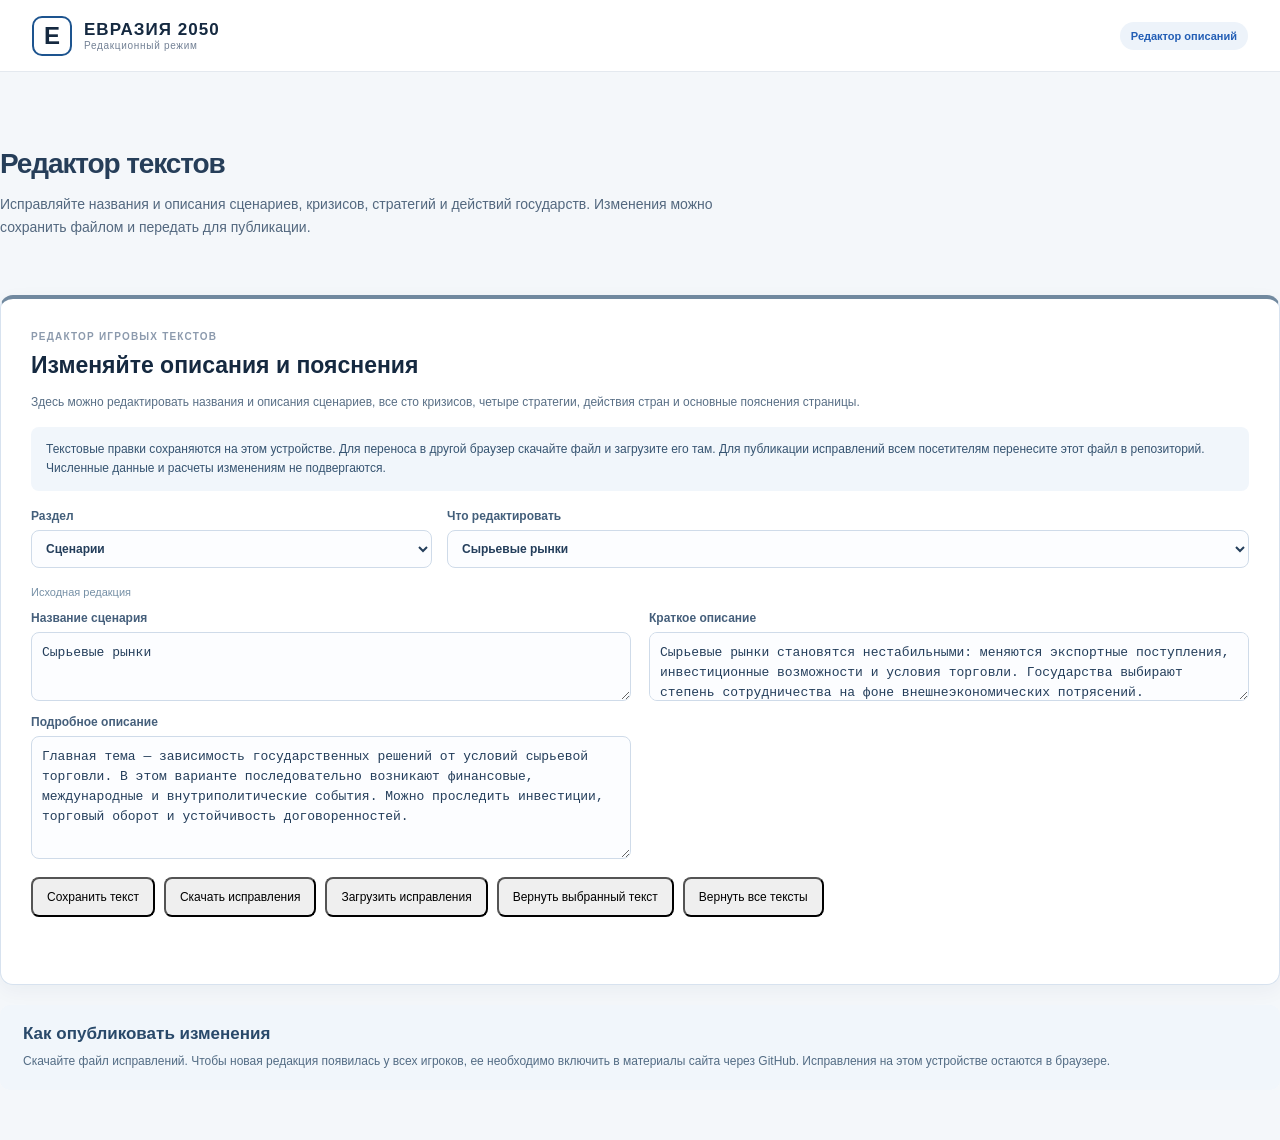
<file: editor.html>
<!doctype html>
<html lang="ru">
<head><meta charset="utf-8"><meta name="viewport" content="width=device-width, initial-scale=1">
<meta name="robots" content="noindex,nofollow"><title>Евразия 2050 — редактор текстов</title><link rel="stylesheet" href="assets/styles.css"></head>
<body><div class="shell">
<header class="topbar"><span class="brand"><span class="brand-mark">Е</span><span><strong>ЕВРАЗИЯ 2050</strong><small>Редакционный режим</small></span></span>
<span class="version">Редактор описаний</span></header>
<main class="editor-only-main">
<div hidden aria-hidden="true">
<section class="intro"><div><p>Возглавьте одну или несколько стран. Выбирайте партнеров, заключайте соглашения и инвестируйте. Каждое решение меняет будущее восьми государств.</p></div></section><aside class="intro-note"><span>Одна партия — 26 лет решений. В конце узнаете, какой путь оказался успешнее.</span></aside>
<section class="method-heading"><p>Выбирайте страны и их решения по годам. Готовые результаты эксперимента позволяют сравнить стратегии, инвестиции, переговоры и реакцию государств на кризисы.</p></section><div class="method-limit"><p>Архивные графики показывают двадцать исходных сценариев исследования. В новой партии движок V4.7 рассчитывает также «Дикие карты» с переговорной и нейтральной стратегиями. Обученные стратегии сравниваются только при сохраненных исходных условиях.</p></div>
<section class="actions-panel"><p class="panel-lead">Выберите государство и посмотрите его решения. Цвет обозначает уровень выбранного действия.</p></section>
<section class="network-panel"><p class="panel-lead">Выберите страну, чтобы увидеть ее торговых партнеров. Толщина линии соответствует сумме экспорта между двумя государствами за 2024 год.</p></section>
<section class="reference-heading"><p>Подробные описания сценариев, кризисов, стратегий и действий государств.</p></section></div>
<section class="intro editor-intro"><div><h1>Редактор текстов</h1><p>Исправляйте названия и описания сценариев, кризисов, стратегий и действий государств. Изменения можно сохранить файлом и передать для публикации.</p></div></section>
    <section id="text-editor" class="editor-panel">
      <div class="reference-heading"><span class="section-kicker">РЕДАКТОР ИГРОВЫХ ТЕКСТОВ</span><h2>Изменяйте описания и пояснения</h2>
        <p>Здесь можно редактировать названия и описания сценариев, все сто кризисов, четыре стратегии, действия стран и основные пояснения страницы.</p></div>
      <div class="editor-context">Текстовые правки сохраняются на этом устройстве. Для переноса в другой браузер скачайте файл и загрузите его там. Для публикации исправлений всем посетителям перенесите этот файл в репозиторий. Численные данные и расчеты изменениям не подвергаются.</div>
      <div class="editor-controls">
        <label>Раздел<select id="textKind"><option value="scenario">Сценарии</option><option value="crisis">Кризисы</option><option value="policy">Стратегии</option><option value="action">Действия государств</option><option value="page">Тексты страницы</option></select></label>
        <label>Что редактировать<select id="textItem"></select></label>
      </div>
      <p id="textEditorCurrent" class="editor-state"></p>
      <div id="textFields" class="editor-fields"></div>
      <div class="editor-actions">
        <button type="button" id="textApply" class="primary">Сохранить текст</button>
        <button type="button" id="textDownload" class="secondary">Скачать исправления</button>
        <button type="button" id="textLoad" class="secondary">Загрузить исправления</button>
        <button type="button" id="textReset" class="secondary">Вернуть выбранный текст</button>
        <button type="button" id="textResetAll" class="secondary">Вернуть все тексты</button>
        <input type="file" id="textImportFile" accept="application/json,.json" hidden>
      </div>
      <p id="textEditorMessage" class="party-message" role="status" aria-live="polite"></p>
    </section>

<section class="editor-help"><h2>Как опубликовать изменения</h2><p>Скачайте файл исправлений. Чтобы новая редакция появилась у всех игроков, ее необходимо включить в материалы сайта через GitHub. Исправления на этом устройстве остаются в браузере.</p></section>

</main></div>
<script src="assets/data.js"></script><script src="assets/model.js"></script><script src="assets/guide.js"></script><script src="assets/editorial_ru.js"></script><script src="assets/text_editor.js"></script>
</body></html>
</file>
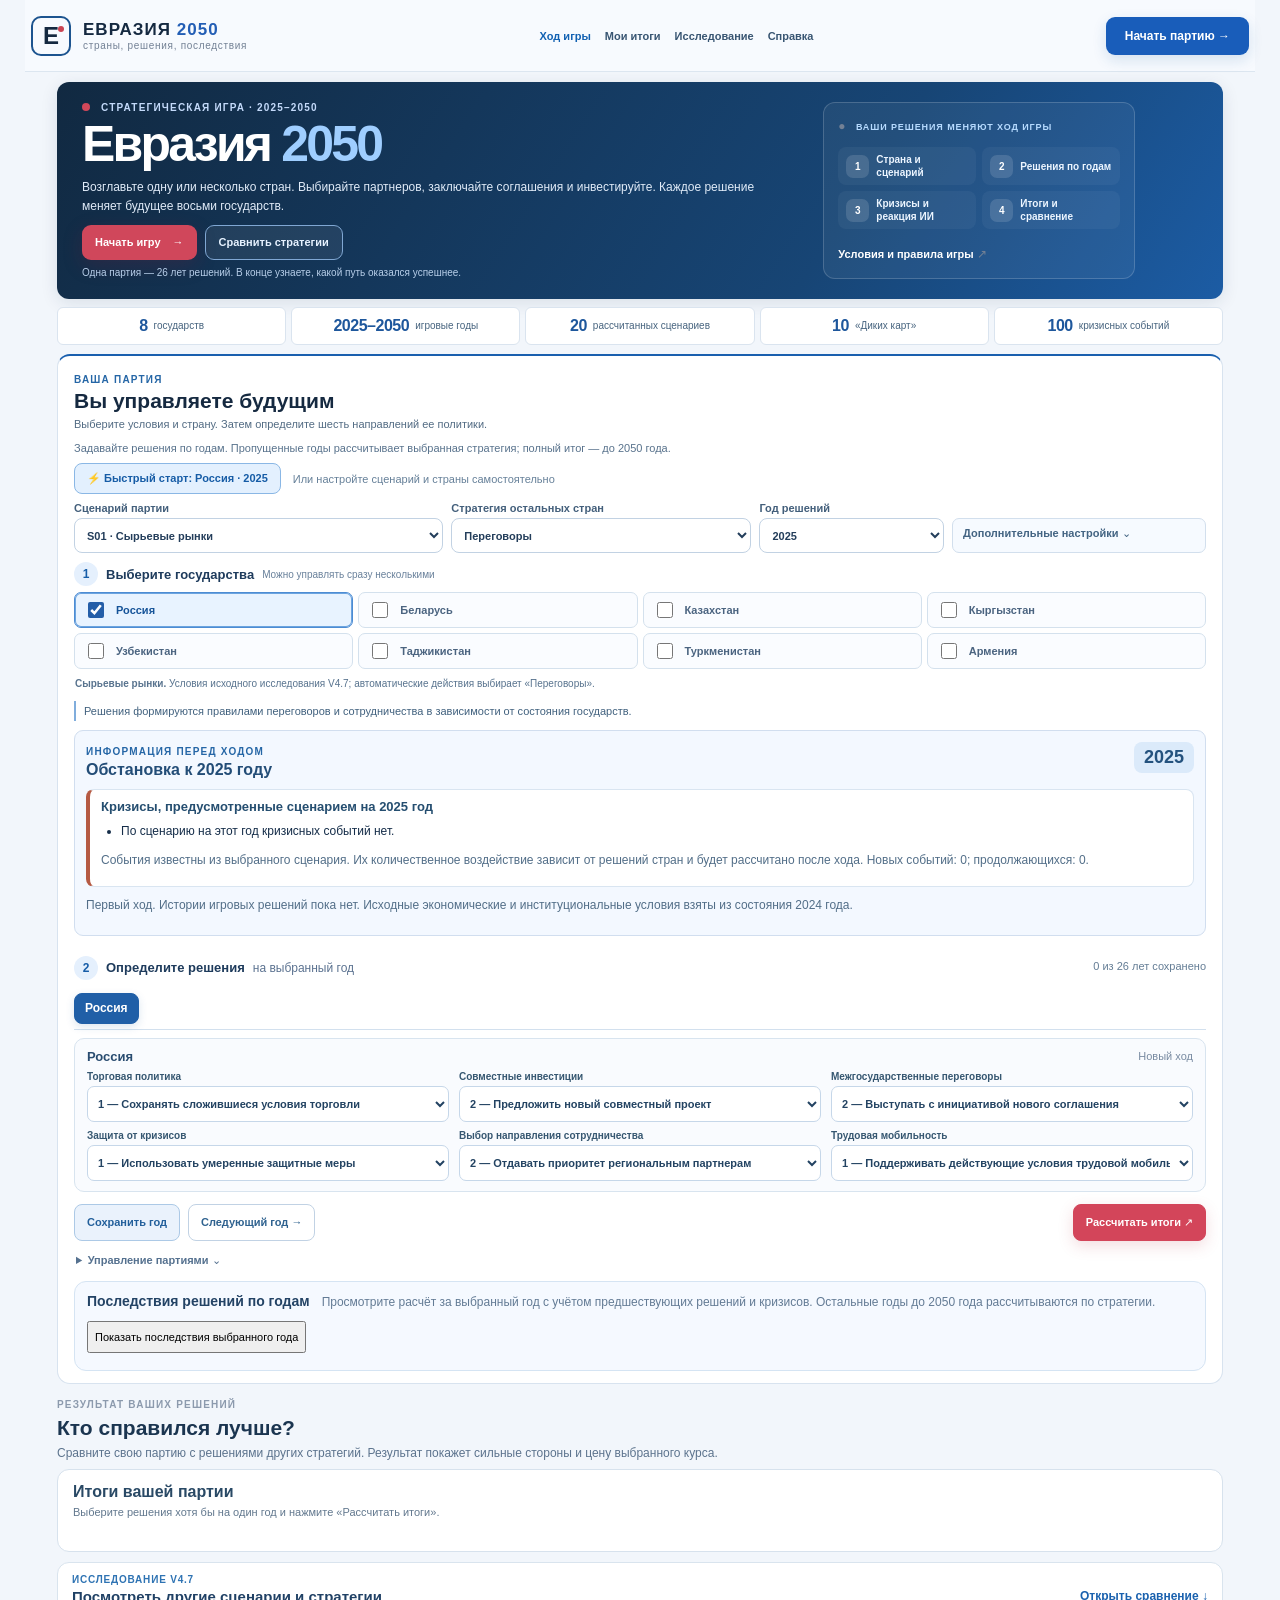
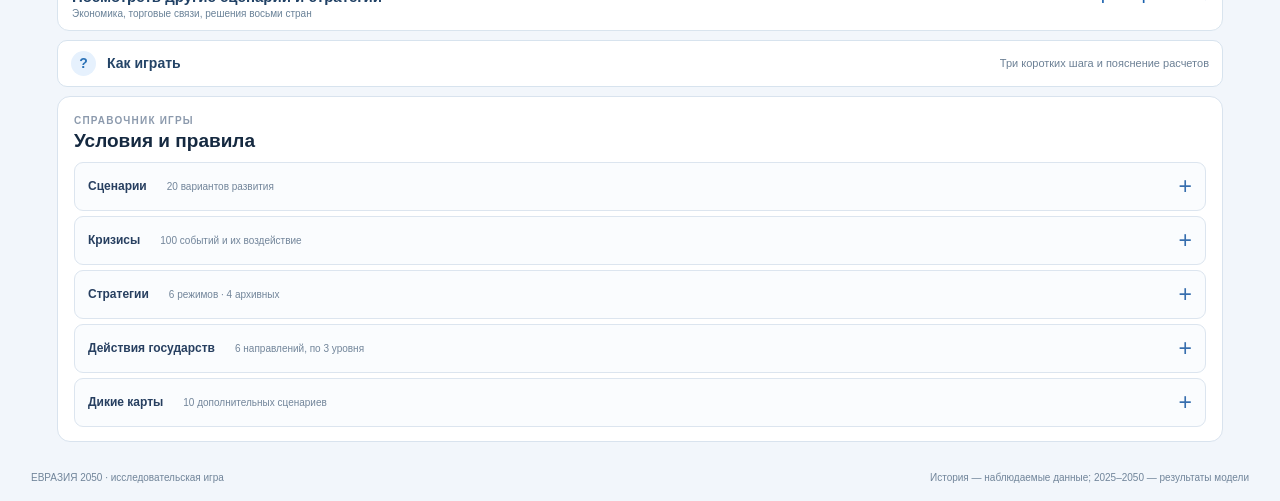
<file: play_the_game.html>
<!doctype html>
<html lang="ru">
<head>
<meta charset="utf-8"><meta name="viewport" content="width=device-width, initial-scale=1"><meta name="color-scheme" content="light">
<title>Евразия 2050 — исследуйте решения восьми государств</title>
<link rel="canonical" href="https://antondozhdikov.github.io/Evrasia2050_game/play_the_game">
<meta name="description" content="Евразия 2050: восемь государств, двадцать рассчитанных сценариев и десять дополнительных сочетаний кризисов. Торговля, инвестиции, переговоры и последствия решений.">
<link rel="stylesheet" href="assets/styles.css"><link rel="stylesheet" href="assets/ux_v2.css"><link rel="stylesheet" href="assets/ux_compact.css"><link rel="stylesheet" href="assets/chart_visibility.css">
</head>
<body>
<div id="root" class="shell">
  <header class="topbar">
    <a class="brand" href="./play_the_game" aria-label="Евразия 2050 — главная"><span class="brand-mark">Е<span class="brand-dot"></span></span><span><strong>ЕВРАЗИЯ <b>2050</b></strong><small>страны, решения, последствия</small></span></a>
    <nav class="topnav" aria-label="Разделы"><a href="#party-planner">Ход игры</a><a href="#results">Мои итоги</a><a href="#archive-results" data-ux-open="archive-results">Исследование</a><a href="#reference">Справка</a></nav>
    <a class="header-play" href="#party-planner">Начать партию <span aria-hidden="true">→</span></a>
  </header>
  <nav class="mobile-jump-nav" aria-label="Навигация по игре">
    <a href="#party-planner">Ход</a><a href="#results">Итоги</a><a href="#archive-results" data-ux-open="archive-results">Анализ</a><a href="#reference">Справка</a>
  </nav>
  <main id="experiment">
    <section class="intro">
      <div class="hero-copy"><div class="eyebrow"><span class="pulse"></span> СТРАТЕГИЧЕСКАЯ ИГРА · 2025–2050</div>
        <h1>Евразия <em>2050</em></h1>
        <p>Возглавьте одну или несколько стран. Выбирайте партнеров, заключайте соглашения и инвестируйте. Каждое решение меняет будущее восьми государств.</p>
        <div class="hero-actions"><a class="hero-primary" href="#party-planner">Начать игру <span aria-hidden="true">→</span></a><a class="hero-secondary" href="#archive-results" data-ux-open="archive-results">Сравнить стратегии</a></div>
        <div class="hero-caption">Одна партия — 26 лет решений. В конце узнаете, какой путь оказался успешнее.</div>
      </div>
      <aside class="intro-note"><div class="hero-visual-heading"><span class="hero-visual-signal">●</span> ВАШИ РЕШЕНИЯ МЕНЯЮТ ХОД ИГРЫ</div>
        <div class="hero-steps"><div><b>1</b><span>Страна и сценарий</span></div><div><b>2</b><span>Решения по годам</span></div><div><b>3</b><span>Кризисы и реакция ИИ</span></div><div><b>4</b><span>Итоги и сравнение</span></div></div>
        <a href="#reference">Условия и правила игры <span aria-hidden="true">↗</span></a></aside>
    </section>
    <section class="game-facts" aria-label="Сведения об игре">
      <div><strong>8</strong><span>государств</span></div><div><strong>2025–2050</strong><span>игровые годы</span></div>
      <div><strong>20</strong><span>рассчитанных сценариев</span></div><div><strong>10</strong><span>«Диких карт»</span></div>
      <div><strong>100</strong><span>кризисных событий</span></div>
    </section>
    <section id="party-planner" class="planner-panel">
      <div class="reference-heading"><span class="section-kicker">ВАША ПАРТИЯ</span><h2>Вы управляете будущим</h2><p>Выберите условия и страну. Затем определите шесть направлений ее политики.</p></div>
      <div class="party-notice"><strong>Ход игры</strong><p id="partyNotComputed">Выбирайте решения, сохраняйте год и переходите дальше. В любой момент можно рассчитать последствия до 2050 года.</p></div>
      <div class="quick-start-line"><button type="button" id="uxQuickStart" class="quick-start-button">⚡ Быстрый старт: Россия · 2025</button><span>Или настройте сценарий и страны самостоятельно</span></div>
      <div class="party-setup">
        <label>Сценарий партии<select id="partyScenario"></select></label>
        <label>Стратегия остальных стран<select id="partyPolicy"></select></label>
        <label>Год решений<select id="partyYear"></select></label>
        <details class="party-advanced"><summary>Дополнительные настройки <span aria-hidden="true">⌄</span></summary><label>Номер расчета<input id="partySeed" type="number" min="0" max="4294967295" step="1" value="163"></label><p>Одинаковый номер позволяет воспроизвести партию.</p></details>
      </div>
      <h3 class="party-subheading"><span class="step-number">1</span> Выберите государства <small>Можно управлять сразу несколькими</small></h3>
      <div id="partyCountries" class="party-countries"></div>
      <div id="partyContext" class="party-context"></div>
      <p class="policy-mini-help" id="partyPolicyHelp" role="status" aria-live="polite"></p>
      <section id="partyTurnIntelligence" class="turn-intelligence" aria-label="Обстановка перед ходом" aria-live="polite"><p>Загрузка сведений перед ходом…</p></section>
      <div class="party-actions-header"><h3><span class="step-number">2</span> Определите решения <span class="decision-year-label">на выбранный год</span></h3><span id="partyCount"></span></div><div id="partyCountryTabs" class="party-tabs" role="tablist" aria-label="Решения управляемых государств"></div>
      <div id="partyActions" class="party-action-grid"></div>
      <div class="party-buttons"><div class="party-buttons-primary"><button type="button" class="primary" id="partySave">Сохранить год</button><button type="button" class="secondary" id="partyNext">Следующий год →</button><button type="button" class="primary party-calc-cta" id="partyCalculate">Рассчитать итоги <span aria-hidden="true">↗</span></button></div><details class="party-file-options"><summary>Управление партиями <span aria-hidden="true">⌄</span></summary><div><button type="button" class="secondary" id="partyExport">Скачать партию</button><button type="button" class="secondary" id="partyImport">Загрузить партию</button><button type="button" class="secondary" id="partyNew">Новая партия</button></div>
<div class="named-saves"><label for="partySlots">Именованные партии <select id="partySlots" aria-label="Именованные партии"></select></label><span id="partySlotCount"></span>
<div class="named-save-actions"><button type="button" class="secondary" id="partySlotSave">Сохранить под именем</button><button type="button" class="secondary" id="partySlotLoad">Открыть</button><button type="button" class="secondary" id="partySlotDelete">Удалить</button></div>
<p>До 20 партий в одном браузере. Для переноса между устройствами используйте файл партии.</p></div></details>
        <input type="file" id="partyFile" accept="application/json,.json" hidden>
      </div>
      <p id="partyMessage" class="party-message" role="status" aria-live="polite"></p>
      <section class="year-preview-section" aria-label="Последствия текущего года">
        <div><h3>Последствия решений по годам</h3><p>Просмотрите расчёт за выбранный год с учётом предшествующих решений и кризисов. Остальные годы до 2050 года рассчитываются по стратегии.</p></div>
        <button id="partyPreviewYear" type="button" class="secondary">Показать последствия выбранного года</button>
        <p id="partyYearPreviewStatus" role="status" aria-live="polite"></p>
        <div id="partyYearPreviewContent" hidden><div class="year-preview-metrics" id="partyYearNumbers"></div>
         <div class="year-preview-crises" id="partyYearCrisis"></div><div class="year-preview-countries" id="partyYearCountries"></div>
        </div>
      </section>
    </section>

    <section id="results" class="results-heading">
      <span class="section-kicker">РЕЗУЛЬТАТ ВАШИХ РЕШЕНИЙ</span><h2>Кто справился лучше?</h2><p>Сравните свою партию с решениями других стратегий. Результат покажет сильные стороны и цену выбранного курса.</p>
    </section>
    <section id="partyResults" class="player-results" aria-label="Расчет игрока и сравнение стратегий">
      <div class="player-result-intro"><h3>Итоги вашей партии</h3><p id="partyResultsStatus">Выберите решения хотя бы на один год и нажмите «Рассчитать итоги».</p></div>
      <div id="partyResultsContent" hidden>
        <div class="player-results-kpis" id="partyResultKpis"></div><div id="partyStrengths" class="player-insights" aria-live="polite"></div>
        <div class="player-chart-toolbar"><label>Показатель <select id="partyResultMetric"></select></label></div><div id="partySeriesChoices" class="player-series-choices" aria-label="Линии графика"></div>
        <div id="partyResultChart" class="player-chart" role="img" aria-label="Изменение показателей партии по годам"></div><p class="chart-scroll-hint">↔ Прокрутите график, чтобы увидеть все годы.</p>
        <details class="strategy-explanation strategy-explanation-player"><summary>Как работают сравниваемые стратегии</summary><div id="playerStrategyDetails"></div></details>
        <details class="result-details" id="partyAllMetrics"><summary>Все 21 показатель <span>Подробная таблица сравнения</span></summary><div class="player-result-table"><table><thead id="partyResultHead"></thead><tbody id="partyResultRows"></tbody></table></div></details>
        <details class="result-details" id="partyCountryMetrics"><summary>Результаты восьми стран <span>Оценка каждой страны по стратегиям</span></summary><div class="player-result-table"><table><thead id="partyCountryHead"></thead><tbody id="partyCountryRows"></tbody></table></div></details>
        <section class="controlled-results" id="partyControlledResults" aria-label="Индивидуальные результаты управляемых государств"><h3>Ваши государства: отдельные итоги и сравнение</h3><p>Результаты ваших решений для каждой управляемой страны сравниваются с полностью автоматическим прохождением того же сценария.</p><div id="partyControlledSummary"></div></section>
        <section class="country-details" id="partyCountryDetails">
          <h3>Результаты отдельных государств</h3>
          <p>Динамика экономики и результат решений каждой страны. Показатели являются модельными оценками, а не прогнозом.</p>
          <div class="country-details-controls"><label>Государство <select id="partyCountryDetailSelect"></select></label>
          <label>Показатель <select id="partyCountryMetric"><option value="growth">Рост ВВП, %</option><option value="inflation">Инфляция, %</option><option value="investment_pct">Инвестиции / ВВП, %</option><option value="export_pct">Экспорт / ВВП, %</option><option value="import_pct">Импорт / ВВП, %</option><option value="unemployment">Безработица, %</option><option value="population_growth">Рост населения, %</option><option value="remittances_pct">Переводы / ВВП, %</option><option value="reward">Оценка решений, усл. ед.</option><option value="budget">Капитал, усл. ед.</option><option value="trade_usd">Моделируемая исходящая торговля, млрд долл.</option></select></label>
          <label>Сравнение <select id="partyCountryBaseline"></select></label></div>
          <div id="partyCountryDetailChart" class="player-chart"></div><p class="chart-scroll-hint">↔ Прокрутите график, чтобы увидеть все годы.</p>
          <details class="result-details" id="partyCountryYearTable"><summary>Таблица по годам <span>2025–2050 для выбранной страны</span></summary><div class="player-result-table"><table><thead><tr><th>Год</th><th>Рост ВВП — игрок, %</th><th>Рост ВВП — сравнение, %</th><th>Оценка — игрок</th><th>Оценка — сравнение</th></tr></thead><tbody id="partyCountryDetailRows"></tbody></table></div></details>
        </section>
        <p id="partyResultProvenance" class="player-provenance">Сравнение рассчитано по правилам экономики V4.7 при одинаковых исходных условиях и кризисах. MAPPO и MAPPO_GREEDY воспроизводят архивные последовательности решений, без адаптации к текущим действиям игрока. BARGAIN пересчитывается по состоянию среды, NEUTRAL сохраняет нейтральный курс. Незаданные игроком годы рассчитываются автоматически. Место в таблице определяется оценкой модели, а не прогнозом будущего.</p>
        <button id="partyDownloadResults" type="button" class="secondary">Скачать результаты сравнения</button>
      </div>
    </section>
    <details id="archive-results" class="archive-section"><summary><span class="archive-heading"><small>ИССЛЕДОВАНИЕ V4.7</small><strong>Посмотреть другие сценарии и стратегии</strong><em>Экономика, торговые связи, решения восьми стран</em></span><span class="archive-open-label">Открыть сравнение <span aria-hidden="true">↓</span></span></summary><div class="archive-content"><section class="control-panel" aria-label="Настройки готовых результатов">
      <div class="controls-grid">
        <label>Исходный сценарий <select id="scenario" aria-label="Условия сценария"></select></label>
        <label>Как действуют страны <select id="policy" aria-label="Стратегия стран"></select></label>
        <label>Сравнить со стратегией <select id="compare" aria-label="Стратегия для сравнения"></select></label>
        <label>Вариант расчета <select id="seed" aria-label="Вариант расчета"></select></label>
      </div>
      <p class="archive-selection-note">Четыре исходные стратегии — из архива V4.7. Два адаптивных режима вычисляются в браузере по тем же условиям; они не являются исходными архивными траекториями.</p>
      <div class="time-controls"><button class="quiet" id="back" title="Предыдущий год" aria-label="Предыдущий год">‹</button><button class="primary" id="play" aria-label="Воспроизвести">▶ Воспроизвести</button><button class="quiet" id="next" title="Следующий год" aria-label="Следующий год">›</button><div class="year-range"><div class="range-top"><span>2025</span><strong id="selectedYear">2025</strong><span>2050</span></div><input type="range" id="year" min="2025" max="2050" value="2025" step="1" aria-label="Игровой год"></div></div>
      <details class="archive-extras"><summary>Дополнительные сценарии и пояснения</summary><div class="wild-inline"><label for="wildcardPicker">«Дикие карты»</label><select id="wildcardPicker" aria-label="Выберите один из десяти дополнительных сценариев"><option value="">Выберите случайное сочетание кризисов</option></select><p id="wildcardSummary">Десять новых сочетаний используют все сорок оставшихся кризисов. Четыре события в каждом.</p><a href="#reference" data-open-guide="wildcards">Посмотреть и изменить состав событий ↓</a></div>
      <div class="choice-explanations"><div class="choice-explanation"><strong>Сценарий</strong><p id="scenarioShort" aria-live="polite"></p><a href="#reference" data-open-guide="scenarios">20 основных сценариев ↓</a> · <a href="#reference" data-open-guide="wildcards">10 «Диких карт» ↓</a></div><div class="choice-explanation"><strong>Стратегия</strong><p id="policyExplanation" aria-live="polite"></p><a href="#reference" data-open-guide="strategies">Подробнее о стратегиях ↓</a></div></div><p class="controls-note">Сравнение четырёх исходных и двух адаптивных стратегий. Архивные траектории не изменяются, новые адаптивные рассчитываются заново.</p></details>
    </section>
    <section class="stat-grid" aria-label="Результаты выбранного года">
      <article class="stat"><div class="stat-label">Средний рост ВВП <span>8 стран, результат модели</span></div><div class="stat-value" id="growth">—</div><div class="stat-caption" id="growth-delta"></div></article>
      <article class="stat"><div class="stat-label">Новые совместные проекты <span>в выбранном году</span></div><div class="stat-value" id="projects">—</div><div class="stat-caption" id="projects-delta"></div></article>
      <article class="stat"><div class="stat-label">Торговля между странами <span>млрд долл., модель</span></div><div class="stat-value" id="trade">—</div><div class="stat-caption" id="trade-delta"></div></article>
      <article class="stat"><div class="stat-label">Кризисные воздействия <span>в выбранном году</span></div><div class="stat-value" id="crisis">—</div><div class="stat-caption" id="crisis-delta"></div></article>
    </section>
    <section class="crisis-notice" id="crisisNotice" aria-label="Кризисные события выбранного года" aria-live="polite"><div><span class="section-kicker">КРИЗИСЫ И СОБЫТИЯ</span><div id="crisisCurrent"></div></div><a href="#reference" data-open-guide="crises">Справочник кризисов ↓</a></section>
    <div class="main-grid">
      <div class="column-stack">
        <section class="panel plot-panel"><div class="section-header"><div><span class="section-kicker">01 / СРАВНЕНИЕ</span><h2>Динамика стратегий</h2><p class="chart-selection" id="chartSelection" aria-live="polite"></p></div><label class="metric-picker">Показатель <select id="metric"><option value="mean_growth_pct">Экономический рост</option><option value="new_projects">Новые проекты</option><option value="projects_matured">Созревшие проекты</option><option value="trade_usd_total">Торговый оборот</option><option value="capital_budget_total">Бюджетный капитал</option><option value="mean_reward">Оценка модели (условная)</option><option value="network_strength">Индекс связей (модель)</option></select></label></div><div id="chart" class="chart" role="img" aria-label="График сценарных показателей"></div><p class="chart-scroll-hint">↔ Прокрутите график, чтобы увидеть все годы.</p><div id="chartDataNote" class="chart-data-note" aria-live="polite"></div><div class="plot-legend"><span><i class="swatch blue"></i><span id="legendPrimary">Выбранная политика</span></span><span><i class="swatch red"></i><span id="legendCompare">Контрольная политика</span></span></div><p class="footnote" id="metricExplanation">Синяя линия — выбранная стратегия; красная — стратегия сравнения.</p><div class="chart-strategy-details" id="chartStrategyDetails" aria-live="polite"></div></section>
        <section class="panel actions-panel"><div class="section-header"><div><span class="section-kicker">03 / ПОЛИТИКА СТРАН</span><h2>Что решили государства</h2></div><span class="side-caption" id="actionPeriod">2025 · действия стран</span></div><p class="panel-lead">Выберите государство и посмотрите его решения. Цвет обозначает уровень выбранного действия.</p><div class="decision-controls"><label for="actionType">Показать на схеме: <select id="actionType"><option value="0">Торговля</option><option value="1">Инвестиции</option><option value="2">Координация</option><option value="3">Защита от кризисов</option><option value="4">Ориентация на партнеров</option><option value="5">Трудовая мобильность</option></select></label></div><div id="decisionMap" class="decision-map" aria-label="Решения восьми государств на схеме" role="group"></div><div class="decision-legend"><span><i class="decision-dot decision-level-0"></i>Низкий уровень</span><span><i class="decision-dot decision-level-1"></i>Средний уровень</span><span><i class="decision-dot decision-level-2"></i>Высокий уровень</span></div><div id="actions" class="actions"></div><div class="country-insight" id="countryDetail"></div><p class="footnote">На схеме представлены решения государств по выбранному направлению. <a href="#reference" data-open-guide="actions">Расшифровка всех действий ↓</a></p></section>
      </div>
      <div class="column-stack">
        <section class="panel network-panel" id="countries"><div class="section-header"><div><span class="section-kicker">02 / ТОРГОВЛЯ</span><h2>Кто с кем торгует</h2></div><span class="side-caption">Доступные данные за 2024 год</span></div><p class="panel-lead">Выберите страну, чтобы увидеть ее торговых партнеров. Толщина линии соответствует сумме экспорта между двумя государствами за 2024 год.</p><div class="network-chart-scroll" aria-label="Схема торговых связей, прокручивается по горизонтали на небольшом экране" tabindex="0"><svg id="network" viewBox="0 0 480 350" aria-label="Схема наблюдаемых экспортных связей 2024 года" role="img"></svg></div><div id="tradeOverview" class="network-overview"></div><div id="tradePartners" class="trade-partners" aria-live="polite"></div><p class="footnote">Суммы экспорта приведены за 2024 год.</p></section>
        <section class="panel scenario-panel"><div class="section-header"><div><span class="section-kicker">04 / УСЛОВИЯ</span><h2>О выбранном сценарии</h2></div></div><div id="scenarioDescription"></div><div class="report-metrics" id="reportMetrics"></div><div class="downloads"><button id="exportJson" class="secondary">↓ Скачать данные года</button><button id="exportCsv" class="secondary">↓ Скачать данные за все годы</button></div></section>
      </div>
    </div>
    </div></details>
    <details id="methods" class="method-panel method-compact"><summary>Как играть <span>Три коротких шага и пояснение расчетов</span></summary><div class="method-inner">
      <div class="method-heading"><span class="section-kicker">ПРАВИЛА</span><h2>Как устроена игра</h2><p>Выбирайте страны и их решения по годам. Готовые результаты эксперимента позволяют сравнить стратегии, инвестиции, переговоры и реакцию государств на кризисы.</p></div>
      <div class="howto-grid">
        <div><b>1. Выберите условия</b><p>Двадцать исходных сценариев содержат готовые результаты. Еще десять «Диких карт» объединяют оставшиеся кризисы по четыре события и доступны в новых партиях. Номер расчета определяет вариант исходных условий.</p></div>
        <div><b>2. Сопоставьте решения</b><p>Укажите две стратегии и интересующий год. Графики покажут различия в экономическом росте, количестве проектов и торговле.</p></div>
        <div><b>3. Изучите действия государств</b><p>Выберите страну, чтобы увидеть ее шесть решений за год. На отдельной схеме представлены известные торговые связи за 2024 год.</p></div>
      </div>
      <div class="method-limit"><strong>О результатах</strong><p>Архивные графики показывают двадцать исходных сценариев исследования. В новой партии доступны также «Дикие карты»: для них применимы «Переговоры», «Нейтралитет» и оба адаптивных режима MAPPO. Два архивных режима MAPPO требуют исходных сценариев и сохранённых номеров расчёта.</p></div>
    </div></details>
    <section id="reference" class="reference-panel">
      <div class="reference-heading"><span class="section-kicker">СПРАВОЧНИК ИГРЫ</span><h2>Условия и правила</h2></div>
      <div class="reference-accordions">
        <details id="guide-panel-scenarios" class="reference-accordion" data-guide-detail="scenarios"><summary>Сценарии <small>20 вариантов развития</small></summary><div id="guide-scenarios" class="reference-content"></div></details>
        <details id="guide-panel-crises" class="reference-accordion" data-guide-detail="crises"><summary>Кризисы <small>100 событий и их воздействие</small></summary><div id="guide-crises" class="reference-content"></div></details>
        <details id="guide-panel-strategies" class="reference-accordion" data-guide-detail="strategies"><summary>Стратегии <small>6 режимов · 4 архивных</small></summary><div id="guide-strategies" class="reference-content"></div></details>
        <details id="guide-panel-actions" class="reference-accordion" data-guide-detail="actions"><summary>Действия государств <small>6 направлений, по 3 уровня</small></summary><div id="guide-actions" class="reference-content"></div></details>
        <details id="guide-panel-wildcards" class="reference-accordion" data-guide-detail="wildcards"><summary>Дикие карты <small>10 дополнительных сценариев</small></summary><div id="guide-wildcards" class="reference-content"></div></details>
      </div>
    </section>
  </main>
  <footer><span>ЕВРАЗИЯ 2050 · исследовательская игра</span><span>История — наблюдаемые данные; 2025–2050 — результаты модели</span></footer>
</div>
<script src="assets/data.js"></script><script src="assets/model.js"></script><script src="assets/guide.js"></script><script src="assets/editorial_ru.js"></script><script src="assets/editorial_overrides.js"></script><script src="assets/wildcards.js"></script><script src="assets/engine_bootstrap.js"></script><script src="assets/engine_v47.js"></script><script src="assets/policy_v47.js"></script><script src="assets/adaptive_v47.js"></script><script src="assets/app.js"></script><script src="assets/guide_ui.js"></script><script src="assets/party_core.js"></script><script src="assets/party_ui.js"></script><script src="assets/metric_units.js"></script><script src="assets/party_results.js"></script><script src="assets/party_turn.js"></script><script src="assets/ux_v2.js"></script>
</body>
</html>
</file>
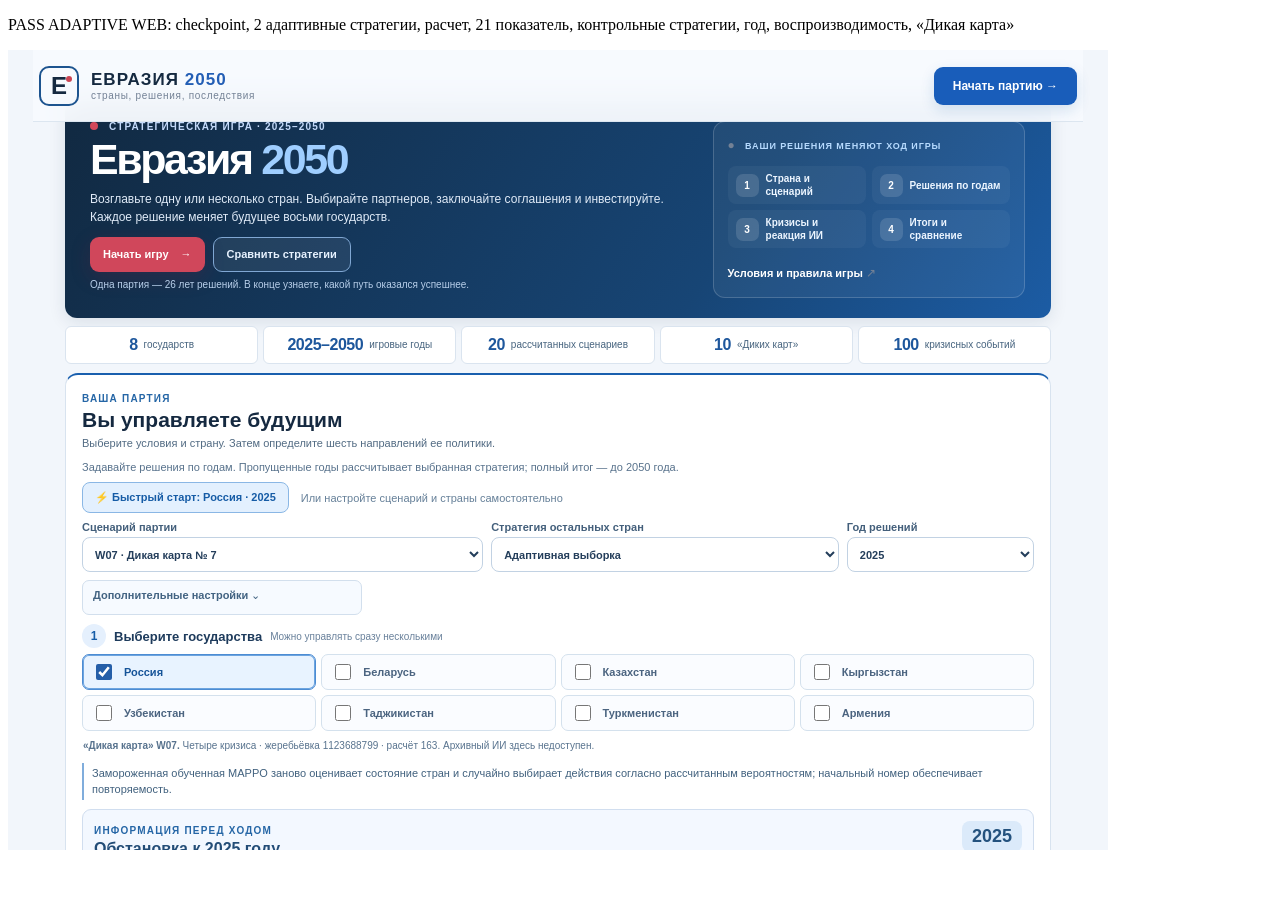
<file: tests/adaptive_browser_smoke.html>
<!doctype html><html lang="ru"><head><meta charset="utf-8"><title>Stage 3 адаптивная MAPPO</title></head>
<body><p id="status">WAIT ADAPTIVE</p><iframe id="game" src="../play_the_game.html" style="width:1100px;height:800px;border:0"></iframe>
<script>
(function(){
 'use strict';
 const f=document.getElementById('game'),status=document.getElementById('status');
 function check(x,msg){if(!x)throw Error(msg);}
 function set(select,value){select.value=value;select.dispatchEvent(new Event('change',{bubbles:true}));}
 f.addEventListener('load',()=>setTimeout(()=>{
  try{
   const d=f.contentDocument,w=f.contentWindow;
   check(w.EurasiaAdaptive&&w.EURASIA_ACTOR_V47,'Замороженная нейросеть не загружена');
   check(w.EURASIA_ACTOR_V47.provenance.checkpoint_sha256.length===64,'Отсутствует SHA256 настоящего чекпойнта');
   check([...d.querySelector('#partyPolicy').options].some(x=>x.value==='ADAPTIVE_MAPPO_GREEDY'),'Адаптивная стратегия не доступна');
   set(d.getElementById('partyPolicy'),'ADAPTIVE_MAPPO_GREEDY');
   check(d.getElementById('partyPolicy').value==='ADAPTIVE_MAPPO_GREEDY','Стратегия сброшена');
   const r=d.querySelector('[data-party-country="RUS"][data-party-action="0"]');
   set(r,'2');d.getElementById('partyCalculate').click();
   check(!d.getElementById('partyResultsContent').hidden,'Нет расчёта: '+d.getElementById('partyResultsStatus').textContent);
   check(d.querySelectorAll('#partyResultRows tr').length===21,'Утерян 21 показатель');
   check(d.querySelectorAll('#partySeriesChoices button').length===6,'Нет сравнения с замороженными и адаптивными стратегиями');
   check(d.getElementById('partyResultProvenance').textContent.includes('реальный замороженный актор'),'Нет научной маркировки нового режима');
   const first=d.querySelector('#partyResultRows tr td').textContent;
   d.getElementById('partyCalculate').click();
   check(d.querySelector('#partyResultRows tr td').textContent===first,'Детерминированная стратегия не воспроизводима');
   d.getElementById('partyPreviewYear').click();
   check(!d.getElementById('partyYearPreviewContent').hidden,'Не работает просмотр года с нейросетью');
   check(d.querySelectorAll('#partyYearActionRows tr').length===8,'Не показаны шесть решений восьми стран');
   f.style.width='320px';
   check(d.documentElement.scrollWidth<=d.documentElement.clientWidth+4,'Годовые решения вызывают горизонтальную прокрутку при 320px: '+d.documentElement.scrollWidth+'/'+d.documentElement.clientWidth);
   f.style.width='1100px';
   w.confirm=()=>true;
   set(d.getElementById('partyScenario'),'W07');
   set(d.getElementById('partyPolicy'),'ADAPTIVE_MAPPO');
   check(d.getElementById('partyPolicy').value==='ADAPTIVE_MAPPO','Адаптивная вероятностная стратегия недоступна для «Дикой карты»');
   d.getElementById('partyCalculate').click();
   check(!d.getElementById('partyResultsContent').hidden,'«Дикая карта» не рассчитана с новым актором: '+d.getElementById('partyResultsStatus').textContent);
   check(d.querySelectorAll('#partySeriesChoices button').length===4,'Некорректные контрольные стратегии «Дикой карты»');
   status.textContent='PASS ADAPTIVE WEB: checkpoint, 2 адаптивные стратегии, расчет, 21 показатель, контрольные стратегии, год, воспроизводимость, «Дикая карта»';
  }catch(e){status.textContent='FAIL ADAPTIVE WEB: '+e.message;}
 },350),{once:true});
 setTimeout(()=>{if(status.textContent==='WAIT ADAPTIVE')status.textContent='FAIL ADAPTIVE WEB: timeout';},30000);
})();
</script></body></html>
</file>
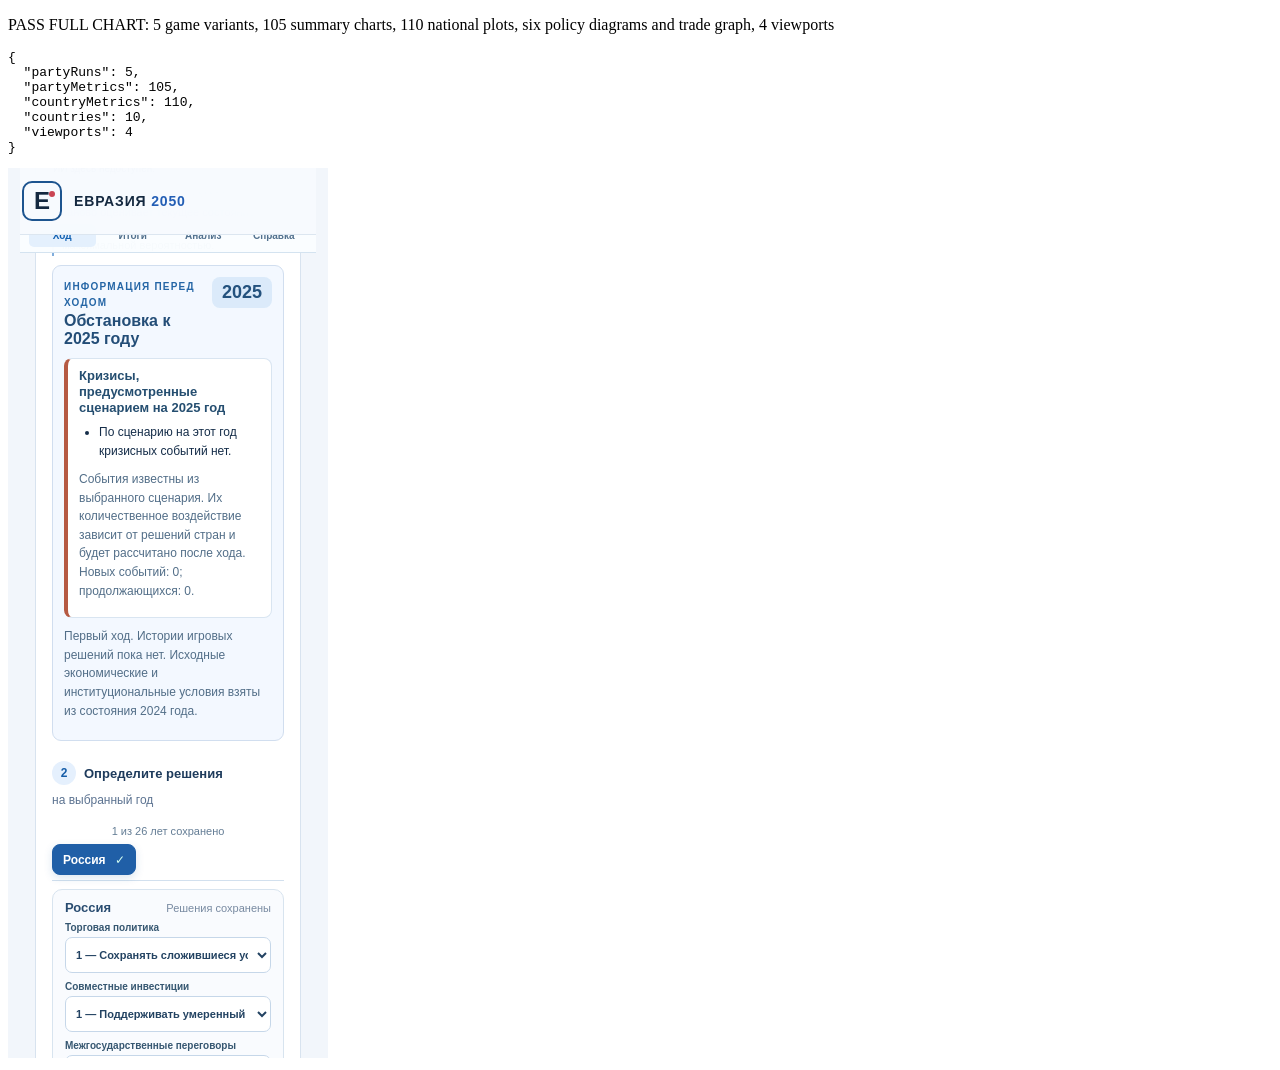
<file: tests/all_game_charts_browser.html>
<!doctype html><html lang="ru"><head><meta charset="utf-8"><title>Расширенная проверка всех игровых графиков</title></head>
<body><p id="status">WAIT FULL CHART</p><pre id="report"></pre><iframe id="game" src="../play_the_game.html" style="width:1160px;height:890px;border:0"></iframe>
<script>
(()=>{
 const out=document.getElementById('status'),f=document.getElementById('game'),pre=document.getElementById('report');
 const warnings=[],counts={partyRuns:0,partyMetrics:0,countryMetrics:0,countries:0,viewports:0};
 const ch=(cond,why)=>{if(!cond)throw Error(why);};
 const set=(d,id,value)=>{let el=d.getElementById(id);ch(el&&(!el.options||[...el.options].some(o=>o.value===String(value))),id+' no '+value);el.value=value;el.dispatchEvent(new Event('change',{bubbles:true}));};
 const inspect=(d,id,minLines,metric)=>{
  const box=d.getElementById(id),svg=box?.querySelector('svg'),lines=[...(box?.querySelectorAll('polyline')||[])];
  ch(svg,'No SVG in '+id+' for '+metric);
  ch(!box.querySelector('[role="alert"]'),'Missing data '+id+' for '+metric);
  ch(lines.length>=minLines,'Missing line '+id+'/'+metric+': '+lines.length);
  for(const line of lines){
   const pts=line.getAttribute('points')||'';
   ch(pts.split(/\s+/).length===26,'Incorrect year count: '+id+'/'+metric);
   ch(!/NaN|undefined|Infinity/.test(pts),'Unusable coordinates '+id+'/'+metric);
   ch(Number(line.getAttribute('stroke-width'))>=3,'Unclear stroke '+id+'/'+metric);
  }
  const b=svg.getBoundingClientRect();
  ch(b.height>170,'SVG too short for '+id+'/'+metric+': '+b.height);
 };
 f.addEventListener('load',()=>{
  const d=f.contentDocument,w=f.contentWindow;w.confirm=()=>true;
  try{
   d.getElementById('uxQuickStart').click();
   const combos=[
    ['S01','MAPPO_GREEDY',163],['S10','ADAPTIVE_MAPPO_GREEDY',272],
    ['S17','ADAPTIVE_MAPPO',381],['W03','BARGAIN',163],
    ['W07','ADAPTIVE_MAPPO_GREEDY',272]
   ];
   for(const [scenario,policy,seed] of combos){
    set(d,'partyScenario',scenario);set(d,'partyPolicy',policy);set(d,'partySeed',seed);
    d.getElementById('partyCalculate').click();
    ch(!d.getElementById('partyResultsContent').hidden,
       'No game result '+scenario+'/'+policy+': '+d.getElementById('partyResultsStatus').textContent);
    counts.partyRuns++;
    const opts=[...d.querySelectorAll('#partyResultMetric option')].map(o=>o.value);
    ch(opts.length===21,'Missing summary indicators: '+opts.length);
    for(const metric of opts){
     set(d,'partyResultMetric',metric);
     inspect(d,'partyResultChart',2,metric);
     counts.partyMetrics++;
    }
    for(const country of ['RUS','BLR']){
     set(d,'partyCountryDetailSelect',country);
     const metrics=[...d.querySelectorAll('#partyCountryMetric option')].map(o=>o.value);
     ch(metrics.length===11,'Expected 11 national indicators');
     for(const metric of metrics){
      set(d,'partyCountryMetric',metric);
      inspect(d,'partyCountryDetailChart',2,country+'/'+metric);
      counts.countryMetrics++;
     }
     counts.countries++;
    }
   }
   d.getElementById('archive-results').open=true;
   for(let direction=0;direction<6;direction++){
    set(d,'actionType',direction);
    const scene=d.querySelector('#decisionMap svg');
    ch(scene&&d.querySelectorAll('#decisionMap [data-decision-country]').length===8,'Incomplete policy-decision map for action '+direction);
    ch(!/NaN|undefined|Infinity/.test(scene.innerHTML),'Non-numeric policy-state diagram '+direction);
   }
   const trade=d.getElementById('network');
   ch(trade&&trade.querySelectorAll('[data-country]').length===8,'Trade network missing 8 country nodes');
   ch(trade.querySelectorAll('line').length>=10,'Trade network graph lines missing');
   for(const size of [1150,760,390,320]){
    f.style.width=size+'px';
    for(const id of ['chart','partyResultChart','partyCountryDetailChart']){
     const el=d.getElementById(id),svg=el.querySelector('svg');
     ch(svg,'SVG missing after resize '+id);
     const height=svg.getBoundingClientRect().height;
     ch(height>=175,id+' only '+height+' px tall at '+size+'px');
     if(size<=390)ch(el.scrollWidth>=el.clientWidth+60,'No graph-only horizontal scroll '+id+' at '+size+'px');
    }
    if(size<=390){
     for(const [id,scope] of [['network','.network-chart-scroll'],['decisionMap','#decisionMap']]){
      const svg=d.getElementById(id).tagName==='svg'?d.getElementById(id):d.querySelector('#decisionMap svg');
      ch(svg.getBoundingClientRect().height>=200,'Tiny '+id+' diagram at '+size);
      const wrap=d.querySelector(scope);
      ch(wrap.scrollWidth>wrap.clientWidth+60,'Diagram '+id+' does not scroll within its own container at '+size);
     }
    }
    ch(d.documentElement.scrollWidth<=d.documentElement.clientWidth+4,'Page overflows at '+size);
    counts.viewports++;
   }
   pre.textContent=JSON.stringify(counts,null,2);
   out.textContent='PASS FULL CHART: '+counts.partyRuns+' game variants, '+counts.partyMetrics+' summary charts, '+counts.countryMetrics+' national plots, six policy diagrams and trade graph, '+counts.viewports+' viewports';
  }catch(e){pre.textContent=JSON.stringify({counts,error:e.message});out.textContent='FAIL FULL CHART: '+e.message;}
 },{once:true});
 setTimeout(()=>{if(out.textContent==='WAIT FULL CHART')out.textContent='FAIL FULL CHART: timeout';},90000);
})();
</script></body></html>
</file>
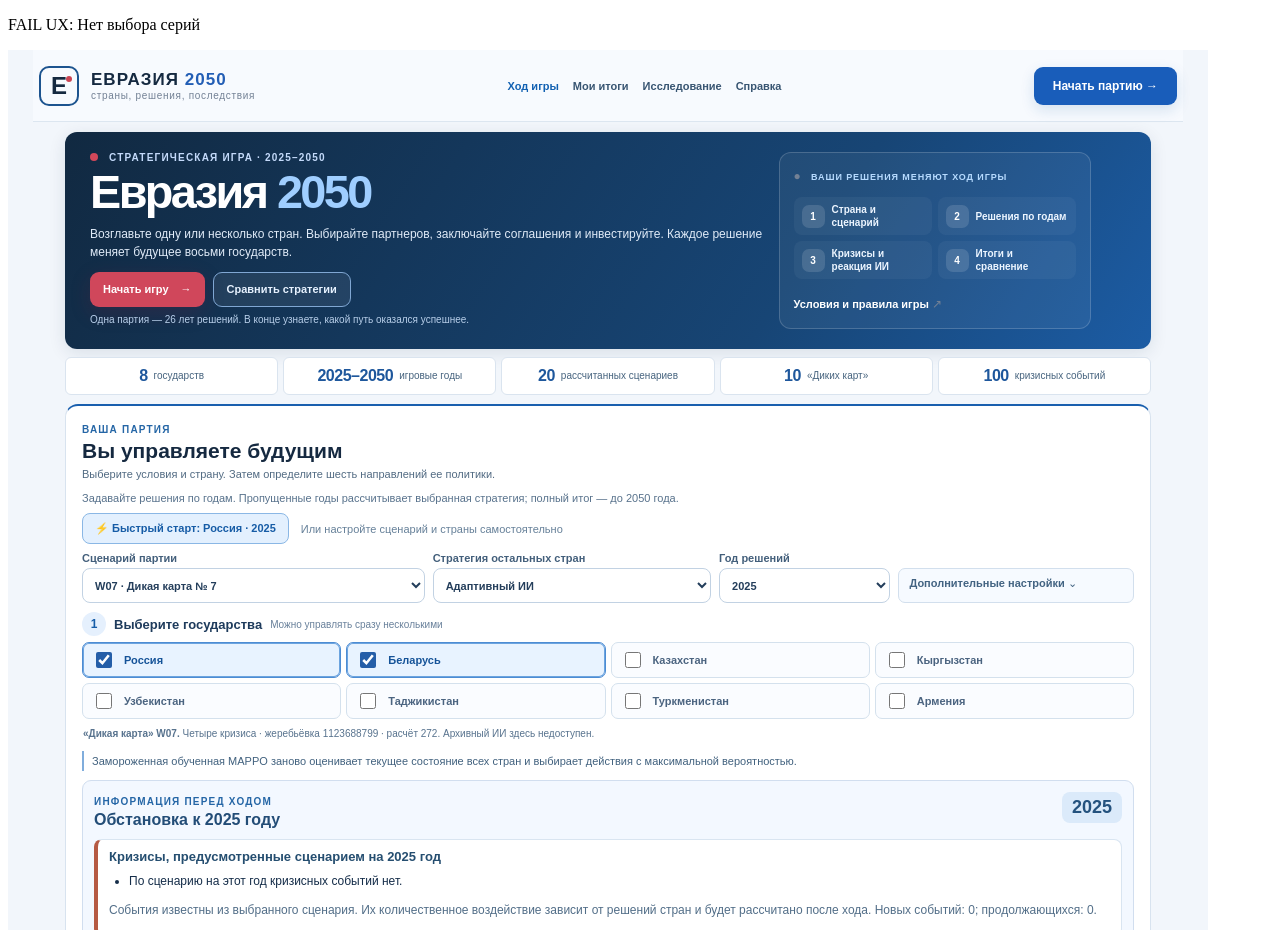
<file: tests/browser_smoke.html>
<!doctype html>
<html lang="ru"><head><meta charset="utf-8"><title>Проверка браузерной игры</title></head>
<body><p id="status">ОЖИДАНИЕ</p><iframe id="game" src="../play_the_game.html" style="width:1200px;height:880px;border:0"></iframe>
<script>
(function(){
 'use strict';
 const status=document.getElementById('status');
 const frame=document.getElementById('game');
 const verify=()=>{
  try{
   const d=frame.contentDocument,w=frame.contentWindow;
   const expect=(yes,why)=>{if(!yes)throw Error(why)};
   expect(d.getElementById('partyCalculate'),'Кнопка расчета не найдена');
   expect(d.getElementById('partyCountryTabs'),'Нет переключателей стран');
   expect(!d.getElementById('archive-results').open,'Архив открыт сразу');
   expect(!d.getElementById('partyAllMetrics').open,'Таблица показателей открыта сразу');
   expect(!d.querySelector('#text-editor'),'Редактор виден в игре');
   d.getElementById('uxQuickStart').click();
   const belarus=[...d.querySelectorAll('#partyCountries input')].find(x=>x.value==='BLR');
   expect(belarus,'Нет выбора Беларуси');
   const rus=d.querySelector('select[data-party-country="RUS"][data-party-action="0"]');
   rus.value=rus.value==='2'?'0':'2';
   const changedRussia=Number(rus.value);
   rus.dispatchEvent(new Event('change',{bubbles:true}));
   belarus.click();
   let recorded=JSON.parse(w.localStorage.getItem('evrasia2050:party-draft:v1'));
   expect(recorded.years['2025'].RUS[0]===changedRussia,'Изменение России потеряно при добавлении страны');
   const tab=d.querySelector('[data-party-tab="BLR"]');
   expect(tab,'Нет вкладки Беларуси');tab.click();
   const investment=d.querySelector('select[data-party-country="BLR"][data-party-action="1"]');
   expect(investment,'Нет инвестиционных решений Беларуси');
   investment.value='2';investment.dispatchEvent(new Event('change',{bubbles:true}));
   d.querySelector('[data-party-tab="RUS"]').click();
   d.querySelector('[data-party-tab="BLR"]').click();
   expect(d.querySelector('select[data-party-country="BLR"][data-party-action="1"]').value==='2','Решение исчезло при переключении вкладок');
   const year=d.getElementById('partyYear');
   year.value='2026';year.dispatchEvent(new Event('change',{bubbles:true}));
   recorded=JSON.parse(w.localStorage.getItem('evrasia2050:party-draft:v1'));
   expect(recorded.years['2025'].BLR[1]===2,'Изменение Беларуси потеряно при смене года');
   d.getElementById('partyYear').value='2025';
   d.getElementById('partyYear').dispatchEvent(new Event('change',{bubbles:true}));
   const edited=d.querySelector('select[data-party-country="BLR"][data-party-action="1"]');
   edited.value='0';edited.dispatchEvent(new Event('change',{bubbles:true}));
   d.getElementById('partyCalculate').click();
   recorded=JSON.parse(w.localStorage.getItem('evrasia2050:party-draft:v1'));
   expect(recorded.years['2025'].BLR[1]===0,'Расчет не сохранил последнее изменение Беларуси');
   const result=d.getElementById('partyResultsContent');
   expect(!result.hidden,'Результаты скрыты: '+d.getElementById('partyResultsStatus').textContent);
   expect(d.querySelectorAll('#partyResultRows tr').length===21,'Утрачен показатель сравнения');
   expect(d.querySelectorAll('#partyCountryRows tr').length===8,'Утрачен результат страны');
   expect(d.querySelectorAll('#partySeriesChoices button').length===5,'Нет выбора серий');
   expect(d.querySelectorAll('#partyResultChart polyline').length===2,'На графике неверное число исходных линий');
   const series=[...d.querySelectorAll('#partySeriesChoices button')].find(x=>x.getAttribute('aria-pressed')==='false');
   expect(series,'Нет выключенной серии');series.click();
   expect(d.querySelectorAll('#partyResultChart polyline').length===3,'Линия не добавилась');
   expect(d.documentElement.scrollWidth<=d.documentElement.clientWidth+4,'Горизонтальная прокрутка при ширине 1200');
   const persisted=recorded.years['2025'].BLR.slice();
   const box=[...d.querySelectorAll('#partyCountries input')].find(x=>x.value==='BLR');
   box.click();
   expect(!d.querySelector('[data-party-tab="BLR"]'),'Не исчезла вкладка исключенной страны');
   d.getElementById('partyCalculate').click();
   recorded=JSON.parse(w.localStorage.getItem('evrasia2050:party-draft:v1'));
   expect(JSON.stringify(recorded.years['2025'].BLR)===JSON.stringify(persisted),'Удалились сохраненные решения исключенной страны');
   const scen=w.EURASIA_DATA.scenarios.find(x=>x.scenario_id===recorded.scenario);
   const settings={bootstrap:w.EURASIA_ENGINE_BOOTSTRAP,cat:w.EURASIA_GUIDE.crisisCatalog,scenario:scen,seed:recorded.seed,db:w.EURASIA_DATA,policy:recorded.policy};
   const expected=w.EurasiaEngine.summary(w.EurasiaEngine.run({...settings,overrides:Object.fromEntries(Object.entries(recorded.years).map(([y,rows])=>[y,Object.fromEntries(Object.entries(rows).filter(([country])=>recorded.controlled.includes(country)))]))}));
   const shown=parseFloat(d.querySelector('#partyResultRows tr td').textContent.replace(',','.'));
   expect(Math.abs(shown-expected.growth)<0.006,'Исключенная страна продолжает влиять на экономический расчет');
   frame.style.width='390px';
   expect(d.documentElement.scrollWidth<=d.documentElement.clientWidth+4,'Горизонтальная прокрутка на телефоне (390)');
   frame.style.width='320px';
   const tooWide=[...d.querySelectorAll('body *')].filter(el=>{
    const rect=el.getBoundingClientRect();
    return rect.width>0&&rect.right>d.documentElement.clientWidth+4&&!el.closest('[hidden]');
   }).slice(0,12).map(el=>{
    const r=el.getBoundingClientRect(),parent=el.parentElement;
    return el.tagName.toLowerCase()+'#'+el.id+'.'+String(el.className?.baseVal||el.className||'').slice(0,45)+'('+String(parent?.className||'').slice(0,20)+'):'+
     Math.round(r.left)+'-'+Math.round(r.right);
   }).join('; ');
   expect(d.documentElement.scrollWidth<=d.documentElement.clientWidth+4,
    'Горизонтальная прокрутка на телефоне (320), ширина '+d.documentElement.scrollWidth+'/'+d.documentElement.clientWidth+'; элементы: '+tooWide);
   status.textContent='PASS UX: изменения без потерь, две страны, расчет, исключенные страны, 21 показатель, 8 стран, график, телефоны';
  }catch(e){status.textContent='FAIL UX: '+e.message;}
 };
 frame.addEventListener('load',()=>setTimeout(verify,250));
 setTimeout(()=>{if(status.textContent==='ОЖИДАНИЕ')status.textContent='FAIL UX: превышено время загрузки';},9000);
})();
</script>
</body></html>
</file>
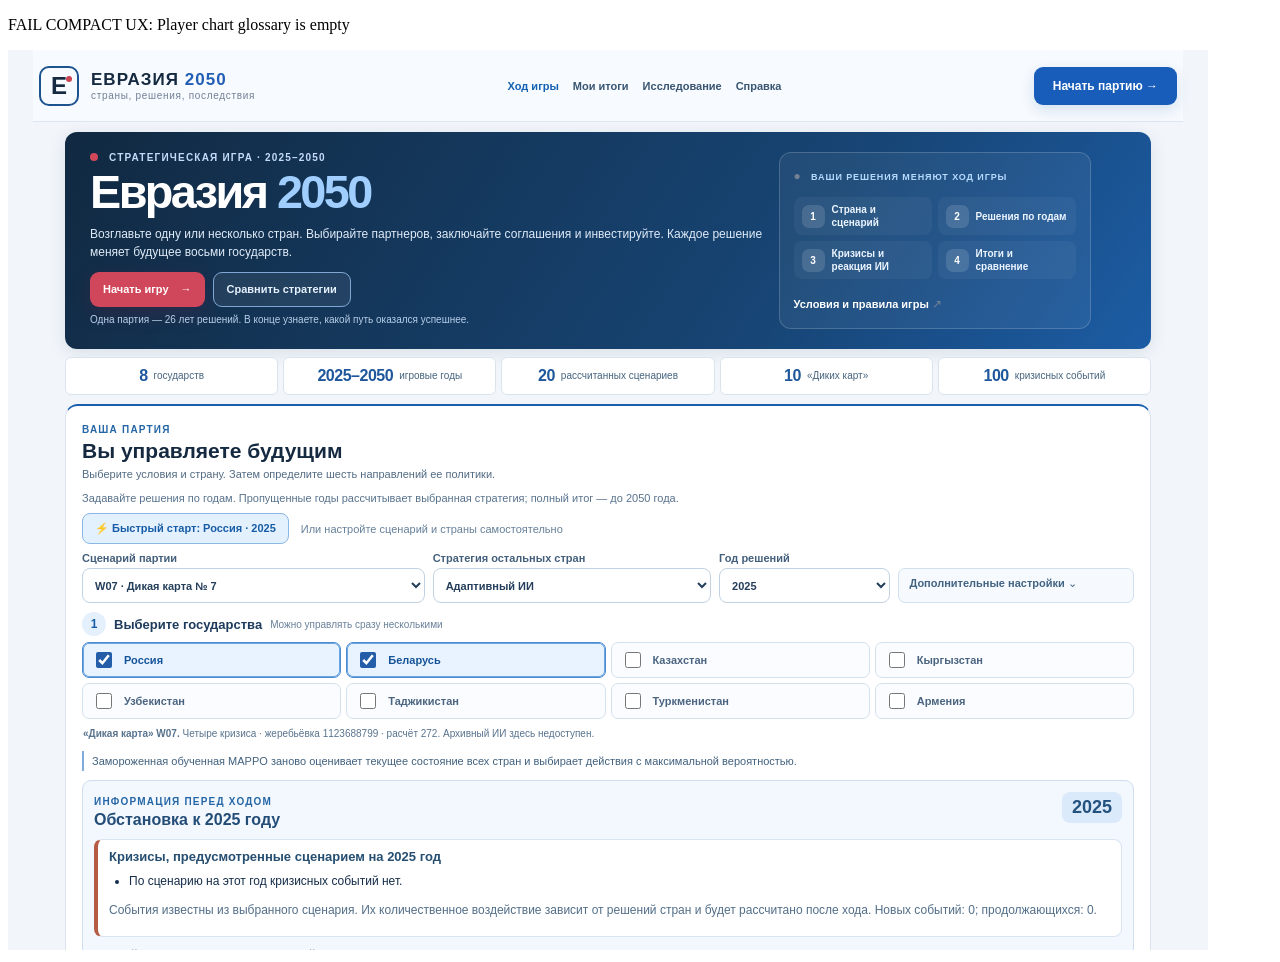
<file: tests/compact_strategy_browser_smoke.html>
<!doctype html>
<html lang="ru"><head><meta charset="utf-8"><title>Компактность, стратегии и график — QA</title></head>
<body><p id="status">WAIT COMPACT</p>
<iframe id="game" src="../play_the_game.html" style="width:1200px;height:900px;border:0"></iframe>
<script>
(function(){
 const f=document.getElementById('game'),out=document.getElementById('status');
 const check=(ok,msg)=>{if(!ok)throw Error(msg);};
 const select=(node,value)=>{node.value=value;node.dispatchEvent(new Event('change',{bubbles:true}));};
 f.addEventListener('load',()=>setTimeout(()=>{
  try{
   let d=f.contentDocument,w=f.contentWindow;
   const M=w.EurasiaModel;
   const names=Object.values(M.policyNames);
   check(names.length===6&&new Set(names).size===6,'Six unique strategy labels required');
   check(names.every(x=>x.trim().split(/\s+/).length<=2),'Long strategy labels remain');
   check(Object.keys(M.policyDetails).length===6,'Missing canonical strategy explanations');
   const policies=[...d.getElementById('policy').options].map(x=>x.value);
   const comparisons=[...d.getElementById('compare').options].map(x=>x.value);
   check(policies.length===6 && comparisons.length===6,'All six real strategies must be selectable in comparison');
   check(policies.every(x=>[...M.archivePolicies,...M.adaptivePolicies].includes(x)),'Unknown strategy in comparison list');
   const primary=d.getElementById('policy'),other=d.getElementById('compare');
   check(d.querySelectorAll('#chart polyline').length===2,'Initial archive chart has wrong number of lines');
   select(primary,'NEUTRAL');select(other,'ADAPTIVE_MAPPO_GREEDY');
   check(d.getElementById('legendPrimary').textContent===M.policyNames.NEUTRAL,'Primary chart legend out of sync');
   let calculationProbe='ok';try{M.getRun(w.EURASIA_DATA,'S01','ADAPTIVE_MAPPO_GREEDY',163);}catch(e){calculationProbe=e.message;}
   check(d.getElementById('legendCompare').textContent===M.policyNames.ADAPTIVE_MAPPO_GREEDY,'Comparison legend out of sync: '+d.getElementById('legendCompare').textContent+' vs '+M.policyNames.ADAPTIVE_MAPPO_GREEDY+'; direct actor: '+calculationProbe);
   check(d.getElementById('chartSelection').textContent.includes(M.policyNames.NEUTRAL) &&
         d.getElementById('chartSelection').textContent.includes(M.policyNames.ADAPTIVE_MAPPO_GREEDY),'Selected policy pair not visible above chart');
   check(d.getElementById('chartStrategyDetails').textContent.includes(M.policyDetails.NEUTRAL) &&
         d.getElementById('chartStrategyDetails').textContent.includes(M.policyDetails.ADAPTIVE_MAPPO_GREEDY),
         'Full strategy explanations do not match active lines');
   check(d.querySelectorAll('#chart polyline').length===2,'Archive+adaptive lines disappear after strategy switch');
   check(d.getElementById('metricExplanation').textContent.includes('рассчитаны в браузере'),'Actual adaptive series provenance not indicated');
   const adaptiveRun=M.getRun(w.EURASIA_DATA,'S01','ADAPTIVE_MAPPO_GREEDY',163);
   check(adaptiveRun.origin==='adaptive_js_v47'&&adaptiveRun.years.length===26,'Adaptive series does not originate from actual state-conditioned JS actor');
   const points=[...d.querySelectorAll('#chart polyline')].map(x=>x.getAttribute('points'));
   check(points[0]!==points[1],'Different strategies show identical graph paths');
   select(d.getElementById('metric'),'trade_usd_total');
   check(d.getElementById('metricExplanation').textContent.includes('млрд'),'Trade unit label missing in chart footer');
   select(primary,'ADAPTIVE_MAPPO_GREEDY');
   check(primary.value!==other.value,'Identical selected strategies not separated');
   const extra=d.querySelector('.archive-extras');
   check(extra&&!extra.open,'Secondary research settings are expanded by default');
   extra.open=true;
   check(!!d.getElementById('wildcardPicker'),'Crisis wildcard control lost');
   d.getElementById('uxQuickStart').click();
   d.getElementById('partyCalculate').click();
   check(!d.getElementById('partyResultsContent').hidden,'Real game calculations no longer work');
   check(d.getElementById('playerStrategyDetails').textContent.includes(M.policyDetails.BARGAIN) ||
         d.getElementById('playerStrategyDetails').textContent.includes(M.policyDetails.MAPPO_GREEDY),'Player chart glossary is empty');
   let rootWidth=d.documentElement.scrollWidth,view=d.documentElement.clientWidth;
   check(rootWidth<=view+4,'Desktop horizontal overflow: '+rootWidth+'/'+view);
   check(d.querySelector('.intro').getBoundingClientRect().height<400,'Hero still unnecessarily tall');
   f.style.width='320px';
   rootWidth=d.documentElement.scrollWidth;view=d.documentElement.clientWidth;
   check(rootWidth<=view+4,'Mobile horizontal overflow: '+rootWidth+'/'+view);
   check(w.getComputedStyle(d.querySelector('.mobile-jump-nav')).display!=='none','Mobile navigation missing');
   check(w.getComputedStyle(d.querySelector('.party-file-options')).display!=='none','Party files hidden on mobile');
   check([...d.querySelectorAll('.mobile-jump-nav a')].length===4,'Expected four mobile navigation destinations');
   out.textContent='PASS COMPACT UX: 6 short policies, real adaptive/archive graph, synchronized labels, explanations, 320px, saves, full game';
  }catch(e){out.textContent='FAIL COMPACT UX: '+e.message;}
 },380),{once:true});
 setTimeout(()=>{if(out.textContent==='WAIT COMPACT')out.textContent='FAIL COMPACT UX: timed out';},30000);
})();
</script></body></html>
</file>
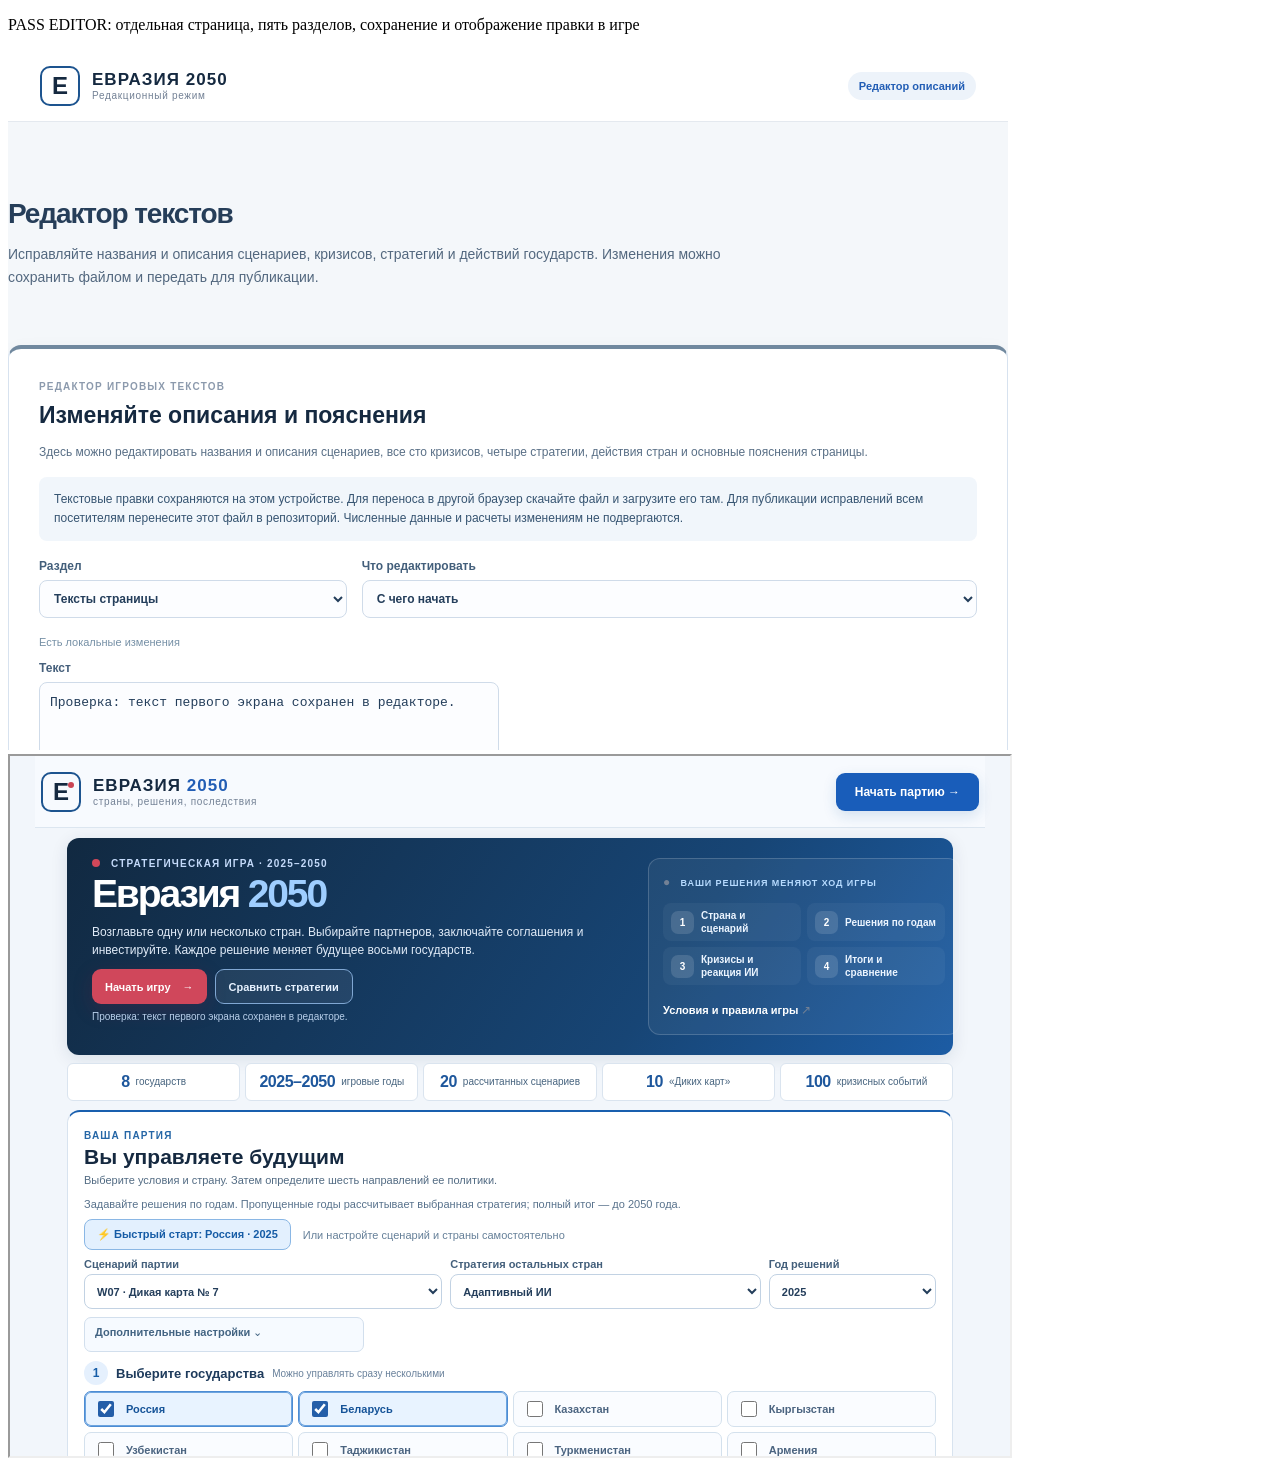
<file: tests/editor_smoke.html>
<!doctype html>
<html lang="ru"><head><meta charset="utf-8"><title>Проверка редактора</title></head>
<body><p id="status">ОЖИДАНИЕ</p><iframe id="editor" src="../editor.html" style="width:1000px;height:700px;border:0"></iframe>
<script>
(function(){
'use strict';
const status=document.getElementById('status'),frame=document.getElementById('editor');
const expect=(yes,why)=>{if(!yes)throw Error(why)};
frame.addEventListener('load',()=>setTimeout(()=>{
 try{
  const d=frame.contentDocument,w=frame.contentWindow;
  expect(d.getElementById('text-editor'),'Редактор не найден');
  expect(d.getElementById('textKind').querySelectorAll('option').length===5,'Утеряны разделы редактора');
  const kind=d.getElementById('textKind');kind.value='page';kind.dispatchEvent(new Event('change',{bubbles:true}));
  const item=d.getElementById('textItem');item.value='start';item.dispatchEvent(new Event('change',{bubbles:true}));
  const field=d.querySelector('textarea[data-edit-key="text"]');
  expect(field&&field.value.includes('26 лет решений'),'В редакторе устаревшее вступительное пояснение');
  const changed='Проверка: текст первого экрана сохранен в редакторе.';
  field.value=changed;d.getElementById('textApply').click();
  const saved=JSON.parse(w.localStorage.getItem('evrasia2050:editorial:v1'));
  expect(saved.page.start.text===changed,'Редактор не сохранил текст');
  const game=document.createElement('iframe');game.style.width='1000px';game.style.height='700px';
  game.addEventListener('load',()=>setTimeout(()=>{
   try{
    const g=game.contentDocument;
    expect(!g.getElementById('text-editor'),'Редактор попал в игровую страницу');
    expect(g.querySelector('.hero-caption').textContent===changed,'Редактор не изменяет пояснение первого экрана');
    status.textContent='PASS EDITOR: отдельная страница, пять разделов, сохранение и отображение правки в игре';
   }catch(e){status.textContent='FAIL EDITOR: '+e.message;}
  },180));
  game.src='../play_the_game.html';document.body.appendChild(game);
 }catch(e){status.textContent='FAIL EDITOR: '+e.message;}
},180));
setTimeout(()=>{if(status.textContent==='ОЖИДАНИЕ')status.textContent='FAIL EDITOR: превышено время загрузки';},9500);
})();
</script></body></html>
</file>
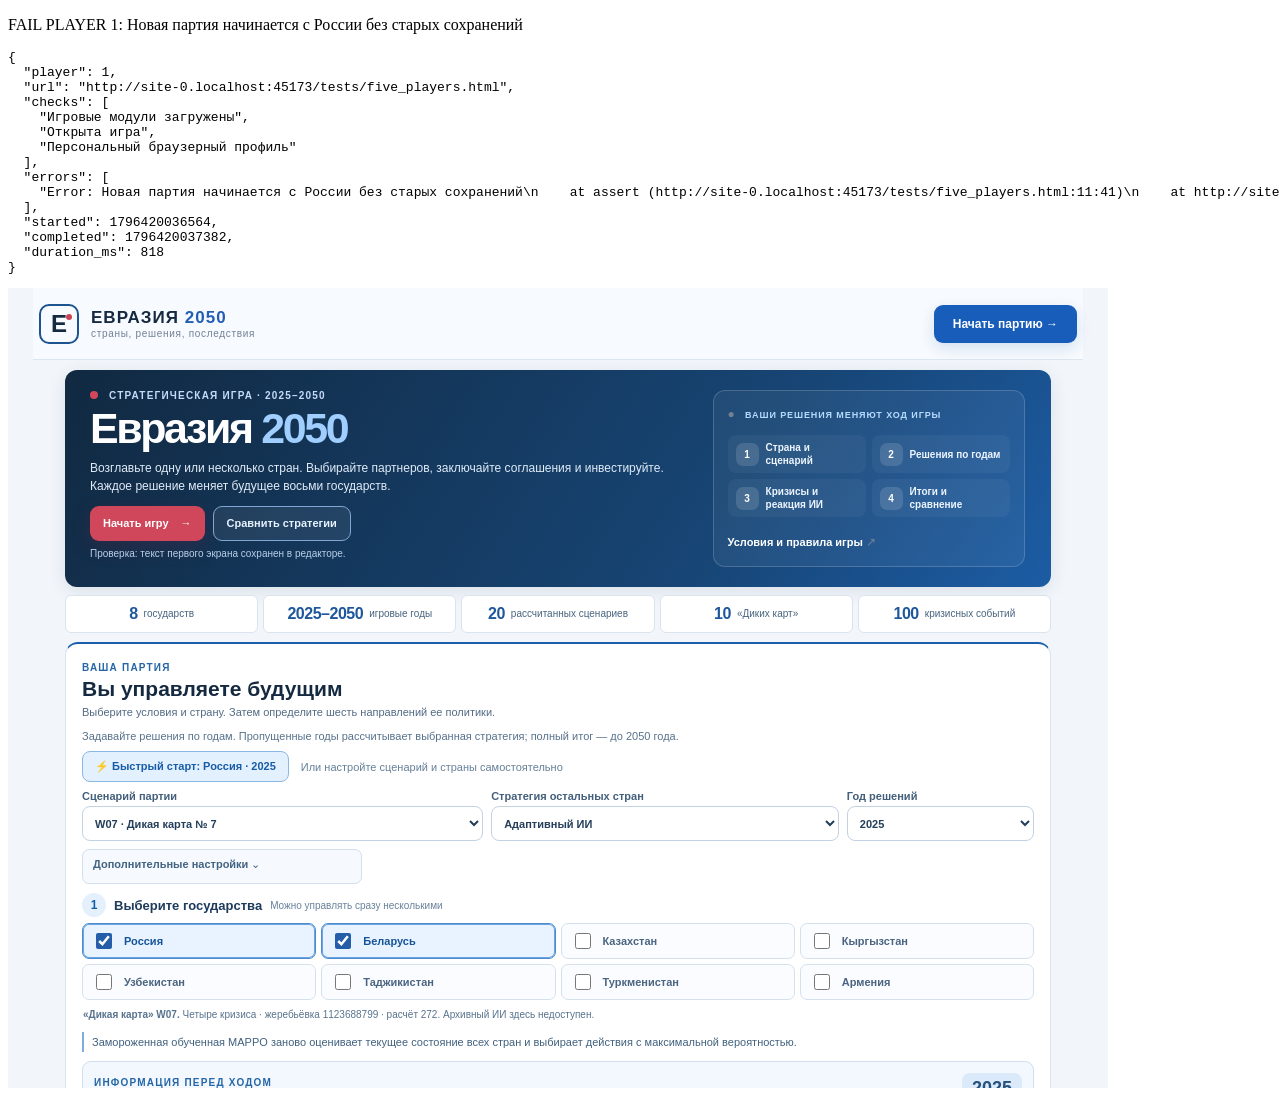
<file: tests/five_players.html>
<!doctype html>
<html lang="ru"><head><meta charset="utf-8"><title>Пять независимых игроков — Евразия 2050</title></head>
<body><p id="status">WAIT PLAYER</p><pre id="report"></pre>
<iframe id="game" src="../play_the_game.html" style="width:1100px;height:800px;border:0"></iframe>
<script>
(async function(){
 'use strict';
 const id=Number(new URLSearchParams(location.search).get('player')||1);
 const s=document.getElementById('status'),r=document.getElementById('report'),f=document.getElementById('game');
 const checks=[],errors=[],details={player:id,url:location.href,checks,errors,started:Date.now()};
 const assert=(yes,why)=>{if(!yes)throw Error(why);checks.push(why);};
 const select=(d,c,i)=>d.querySelector('select[data-party-country="'+c+'"][data-party-action="'+i+'"]');
 const change=(node,value)=>{node.value=String(value);node.dispatchEvent(new Event('change',{bubbles:true}));};
 const party=(w)=>JSON.parse(w.localStorage.getItem('evrasia2050:party-draft:v1'));
 const wait=(ms)=>new Promise(resolve=>setTimeout(resolve,ms));
 async function loaded(){
  return await new Promise((resolve,reject)=>{
   if(f.contentDocument&&f.contentDocument.readyState==='complete'&&f.contentWindow.EurasiaPartyUI)return resolve();
   const t=setTimeout(()=>reject(Error('Загрузка страницы заняла больше 15 секунд')),15000);
   f.addEventListener('load',()=>{clearTimeout(t);resolve();},{once:true});
  });
 }
 function setCountries(d,countries){
  for(const c of countries){
   const input=[...d.querySelectorAll('#partyCountries input')].find(x=>x.value===c);
   if(!input)throw Error('Отсутствует переключатель '+c);
   if(!input.checked)input.click();
  }
 }
 function playYear(d,year,countries,variant,lastYear){
  assert(Number(d.getElementById('partyYear').value)===year,'Открыт год '+year);
  for(const c of countries){
   for(let k=0;k<6;k++){
    const input=select(d,c,k);
    if(!input)throw Error('Нет решения '+c+' '+k+' '+year);
    const level=(year+k+variant+c.charCodeAt(0))%3;
    change(input,level);
   }
  }
  if(!lastYear)d.getElementById('partyNext').click();
  else d.getElementById('partySave').click();
 }
 function calculated(d,strategies){
  d.getElementById('partyCalculate').click();
  const status=d.getElementById('partyResultsStatus').textContent;
  assert(!d.getElementById('partyResultsContent').hidden,'Результаты доступны: '+status);
  assert(d.querySelectorAll('#partyResultRows tr').length===21,'Выведен 21 показатель');
  assert(d.querySelectorAll('#partyCountryRows tr').length===8,'Выведены результаты 8 стран');
  assert(d.querySelectorAll('#partySeriesChoices button').length===strategies,'Число сравниваемых вариантов '+strategies);
  assert(d.querySelectorAll('#partyResultChart polyline').length===2,'Два ряда на графике');
  const body=d.getElementById('partyResultRows').innerText;
  assert(!body.includes('NaN')&&!body.includes('Infinity'),'Числовые результаты корректно отображаются');
  assert(d.getElementById('partyResultProvenance').textContent.includes('автоматически'),'Разъяснены незаполненные игроком годы');
  assert(d.querySelectorAll('#partyCountryDetailChart polyline').length===2,'Страновой график содержит две линии');
  assert(d.querySelectorAll('#partyCountryDetailRows tr').length===26,'Страновая таблица содержит 26 лет');
  details.results={strategyCount:strategies,status,firstMetric:d.querySelector('#partyResultRows tr td')?.textContent,yearsSaved:Object.keys(party(f.contentWindow).years).length};
 }
 try{
  await loaded(); await wait(220);
  let d=f.contentDocument,w=f.contentWindow;
  assert(!!w.EurasiaPartyUI&&!!w.EurasiaEngine,'Игровые модули загружены');
  assert(d.title.includes('Евразия'),'Открыта игра');
  w.localStorage.setItem('qa-five-player-marker',String(id));
  assert(w.localStorage.getItem('qa-five-player-marker')===String(id),'Персональный браузерный профиль');
  assert(!party(w)&&d.querySelector('#partyCountries input[value="RUS"]').checked,'Новая партия начинается с России без старых сохранений');
  const cfg={
   1:{scenario:'S01',policy:'BARGAIN',seed:163,countries:['RUS'],years:26,strategies:5},
   2:{scenario:'S05',policy:'BARGAIN',seed:381,countries:['RUS','BLR','KAZ'],years:26,strategies:5},
   3:{scenario:'W07',policy:'BARGAIN',seed:163,countries:['RUS','ARM'],years:26,strategies:3},
   4:{scenario:'S20',policy:'MAPPO_GREEDY',seed:163,countries:['RUS','BLR','KAZ','KGZ','UZB','TJK','TKM','ARM'],years:3,strategies:5},
   5:{scenario:'S02',policy:'BARGAIN',seed:999,countries:['RUS'],years:1,strategies:3}
  }[id];
  if(!cfg)throw Error('Неизвестный игрок');
  details.configuration=cfg;
  if(id===1)d.getElementById('uxQuickStart').click();
  if(d.getElementById('partyScenario').value!==cfg.scenario)change(d.getElementById('partyScenario'),cfg.scenario);
  if(d.getElementById('partyPolicy').value!==cfg.policy)change(d.getElementById('partyPolicy'),cfg.policy);
  if(Number(d.getElementById('partySeed').value)!==cfg.seed)change(d.getElementById('partySeed'),cfg.seed);
  setCountries(d,cfg.countries);
  const selected=party(w);
  assert(selected.scenario===cfg.scenario&&selected.policy===cfg.policy&&selected.seed===cfg.seed,'Сценарий/стратегия/сид установлены');
  assert(selected.controlled.join(',')===cfg.countries.join(','),'Управляемые страны выбраны');
  if(id===4){
   for(let y of [2025,2030,2050]){
    change(d.getElementById('partyYear'),y);
    for(const c of cfg.countries)for(let k=0;k<6;k++)change(select(d,c,k),(y+k+c.charCodeAt(1))%3);
    d.getElementById('partySave').click();
   }
  }else{
   for(let y=2025;y<2025+cfg.years;y++)playYear(d,y,cfg.countries,id,y===2025+cfg.years-1);
  }
  let saved=party(w);
  assert(Object.keys(saved.years).length===cfg.years,'Сохранено '+cfg.years+' лет');
  for(const c of cfg.countries)assert(!!saved.years['2025'][c],'Сохранено решение '+c);
  calculated(d,cfg.strategies);
  const first=d.querySelector('#partyResultRows tr td')?.textContent;
  details.firstPlayerMetric=first;
  if(id===1 || id===2 || id===3){
   f.src='../play_the_game.html?qa-reload='+id;
   await loaded(); await wait(220);
   d=f.contentDocument;w=f.contentWindow;
   let restored=party(w);
   assert(restored.scenario===cfg.scenario&&Object.keys(restored.years).length===cfg.years,'Перезагрузка сохранила 26 лет игры');
   assert(restored.controlled.join(',')===cfg.countries.join(','),'Перезагрузка сохранила управление');
   assert(w.localStorage.getItem('qa-five-player-marker')===String(id),'Профиль и сохранение не смешались');
   calculated(d,cfg.strategies);
   assert(d.querySelector('#partyResultRows tr td')?.textContent===first,'Повторный расчет воспроизводит численный итог');
  }
  if(id===1){
   const before=d.querySelector('#partyResultRows tr td')?.textContent;
   change(d.getElementById('partyYear'),2025);
   const input=select(d,'RUS',0),previous=Number(input.value);
   change(input,previous===2?0:2);
   d.getElementById('partyCalculate').click();
   assert(!d.getElementById('partyResultsContent').hidden,'Пересчет при изменении действий работает');
   const after=d.querySelector('#partyResultRows tr td')?.textContent;
   details.changedInput={before,after};
   assert(before!==after,'Изменение политики в 2025 изменяет агрегированный рост ВВП');
  }
  if(id===2){
   change(d.getElementById('partyYear'),2026);
   assert(!d.getElementById('partyResultsContent').hidden,'Простая навигация по годам не прячет расчёт');
   change(d.getElementById('partyYear'),2025);
   assert(!d.getElementById('partyResultsContent').hidden,'Возврат к году не прячет расчёт');
   const original=JSON.stringify(party(w));
   w.confirm=()=>false;
   d.getElementById('partyNew').click();
   assert(JSON.stringify(party(w))===original,'Отказ от удаления не сбрасывает сохранение');
   const b=d.querySelector('#partyCountries input[value="BLR"]');
   b.click();
   assert(!!party(w).years['2025'].BLR,'Отмена управления не удаляет записанные решения');
   d.getElementById('partyCalculate').click();
   assert(!d.getElementById('partyResultsContent').hidden,'После исключения страны расчет доступен');
  }
  if(id===3){
   assert(!!party(w).wildcardSeed,'Жеребьевка сохранена в партии');
   assert(w.EURASIA_WILDCARDS.getSets().some(x=>x.id==='W07'),'Дикая карта существует');
   const wildcardSeed=party(w).wildcardSeed,firstResult=d.querySelector('#partyResultRows tr td').textContent;
   w.EURASIA_WILDCARDS.generate(999999);
   d.getElementById('partyCalculate').click();
   assert(party(w).wildcardSeed===wildcardSeed,'Жеребьевка сохранения не изменена внешним выбором');
   assert(d.querySelector('#partyResultRows tr td').textContent===firstResult,'Дикая карта воспроизводима при изменении каталога');
   assert(d.getElementById('partyContext').textContent.includes(String(wildcardSeed)),'Игроку показан номер жеребьевки');
  }
  if(id===4){
   change(d.getElementById('partyYear'),2025);
   const tab=d.querySelector('[data-party-tab="TKM"]'); tab.click();
   assert(!d.querySelector('[data-party-card="TKM"]').hidden,'Вкладка Туркменистана работает');
   assert(d.querySelector('[data-party-card="RUS"]').hidden,'Неактивная страна скрыта');
   const out=d.getElementById('partyResultMetric');change(out,'crises');
   assert(d.querySelectorAll('#partyResultChart polyline').length===2,'График кризисов обновляется');
   d.getElementById('partyPreviewYear').click();
   assert(!d.getElementById('partyYearPreviewContent').hidden,'Просмотр последствий выбранного года работает');
   assert(d.querySelectorAll('#partyYearCountries > table tr').length===9,'Годовой итог содержит все восемь государств');
   assert(d.getElementById('partyYearCrisis').textContent.includes('кризис'),'Кризисы показаны за год');
   assert(!d.getElementById('partyResultsContent').hidden,'Просмотр года не скрывает полный результат');
  }
  if(id===5){
   const backup=JSON.stringify(party(w));
   w.confirm=()=>true;
   d.getElementById('partyNew').click();
   assert(Object.keys(party(w).years).length===0,'Новая партия удаляет старые решения');
   const file=new w.File([backup],'saved-party.json',{type:'application/json'});
   const input=d.getElementById('partyFile'),transfer=new w.DataTransfer();transfer.items.add(file);
   input.files=transfer.files;input.dispatchEvent(new Event('change',{bubbles:true}));
   const validImport=await w.EurasiaPartyUI.importFinished;
   assert(validImport===true,'Корректный файл обработан успешно');
   assert(JSON.stringify(party(w))===backup,'Загрузка файла восстанавливает прежнюю партию');
   const bad=new w.File(['{"invalid":true}'],'bad.json',{type:'application/json'}),dt=new w.DataTransfer();dt.items.add(bad);
   input.files=dt.files;
   let eventTriggered=0;
   const badFileName=input.files[0]?.name, badFileSize=input.files[0]?.size;
   input.addEventListener('change',()=>eventTriggered++,{once:true});
   input.dispatchEvent(new Event('change',{bubbles:true}));
   const invalidImport=await w.EurasiaPartyUI.importFinished;
   assert(invalidImport===false,'Повреждённый файл возвращает отказ импорта');
   details.invalidImportDebug={eventTriggered,badFileName,badFileSize,
    currentFile:input.files[0]?.name,message:d.getElementById('partyMessage').textContent,
    coreValidateTest:(()=>{try{w.EurasiaParty.validate({invalid:true});return 'accepted';}catch(e){return e.message;}})()};
   assert(d.getElementById('partyMessage').textContent.includes('Загрузка отклонена'),'Некорректное сохранение отклоняется: '+d.getElementById('partyMessage').textContent);
   assert(JSON.stringify(party(w))===backup,'Ошибочный импорт не портит текущую партию');
   w.prompt=()=> 'Моя тестовая партия';
   d.getElementById('partySlotSave').click();
   const slotId=d.getElementById('partySlots').value;
   assert(slotId.startsWith('save-'),'Создано именованное сохранение');
   const named=JSON.parse(w.localStorage.getItem('evrasia2050:party-slots:v1'));
   assert(named.length===1&&named[0].name==='Моя тестовая партия','Именованная партия хранится в профиле');
   d.getElementById('partyNew').click();
   assert(!Object.keys(party(w).years).length,'Рабочая партия сбрасывается независимо от именованной');
   d.getElementById('partySlots').value=slotId;
   d.getElementById('partySlotLoad').click();
   assert(JSON.stringify(party(w))===backup,'Именованная партия восстанавливает все решения');
   d.getElementById('partySlots').value=slotId;
   d.getElementById('partySlotDelete').click();
   assert(JSON.parse(w.localStorage.getItem('evrasia2050:party-slots:v1')).length===0,'Именованная партия удаляется');
   assert(JSON.stringify(party(w))===backup,'Удаление слота сохраняет открытую партию');
  }
  assert(w.localStorage.getItem('qa-five-player-marker')===String(id),'Метка игрока не изменилась');
  details.completed=Date.now();details.duration_ms=details.completed-details.started;
  s.textContent='PASS PLAYER '+id+' ('+checks.length+' проверок)';
 }catch(err){
  errors.push(err&&err.stack||String(err));
  details.completed=Date.now();details.duration_ms=details.completed-details.started;
  s.textContent='FAIL PLAYER '+id+': '+(err?.message||err);
 }
 r.textContent=JSON.stringify(details,null,2);
})();
</script></body></html>
</file>
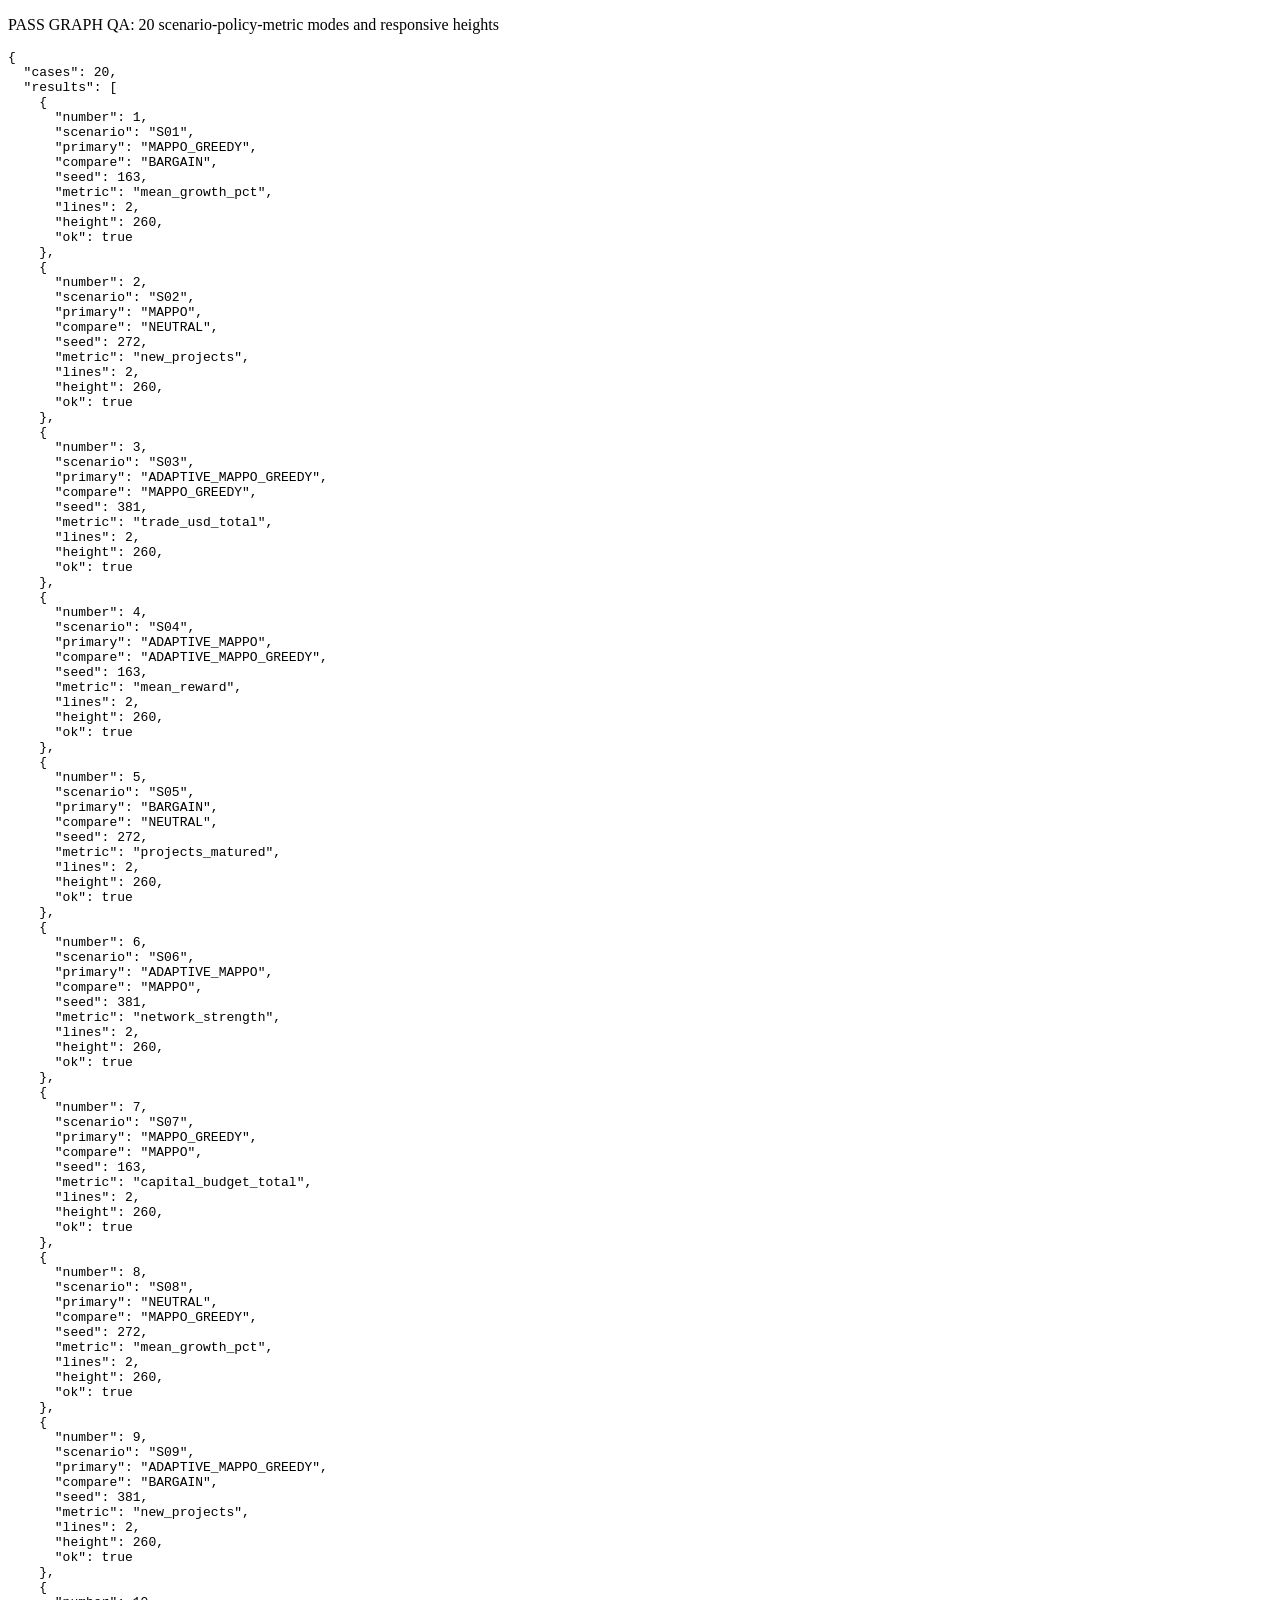
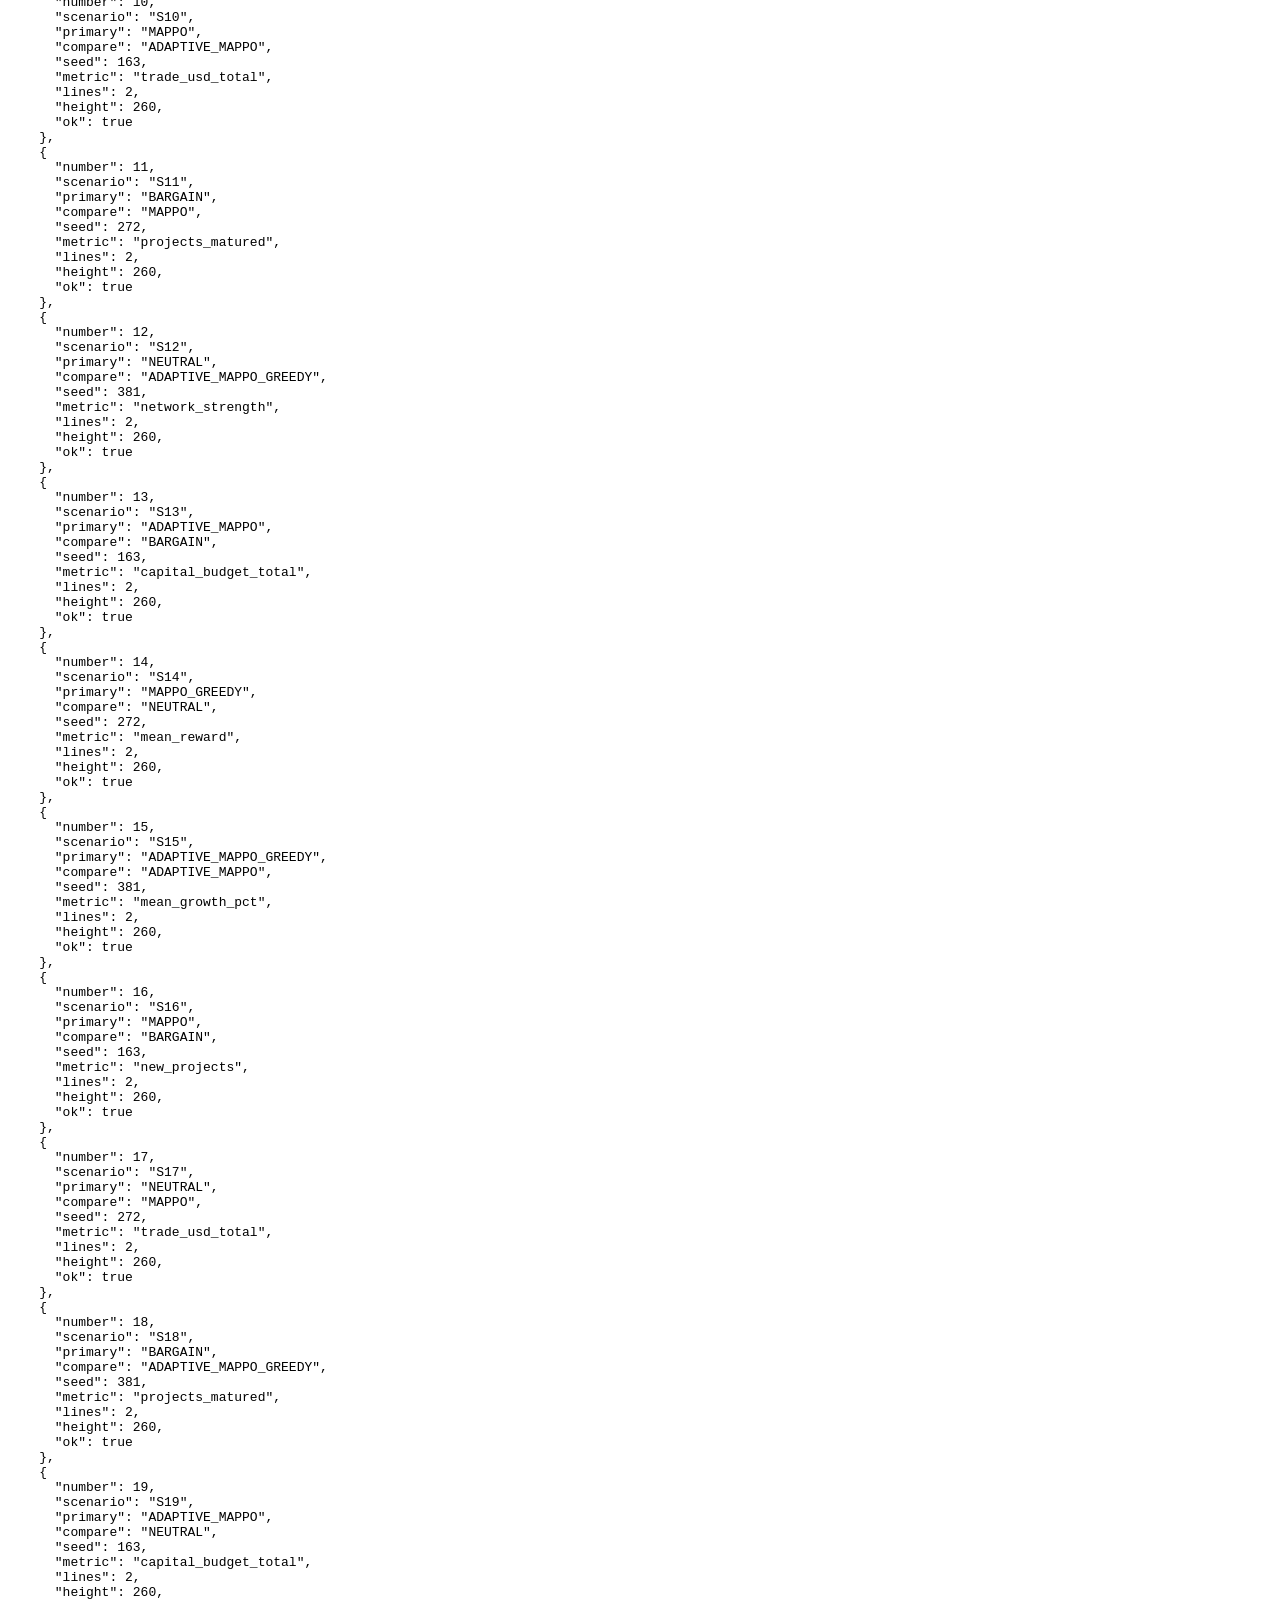
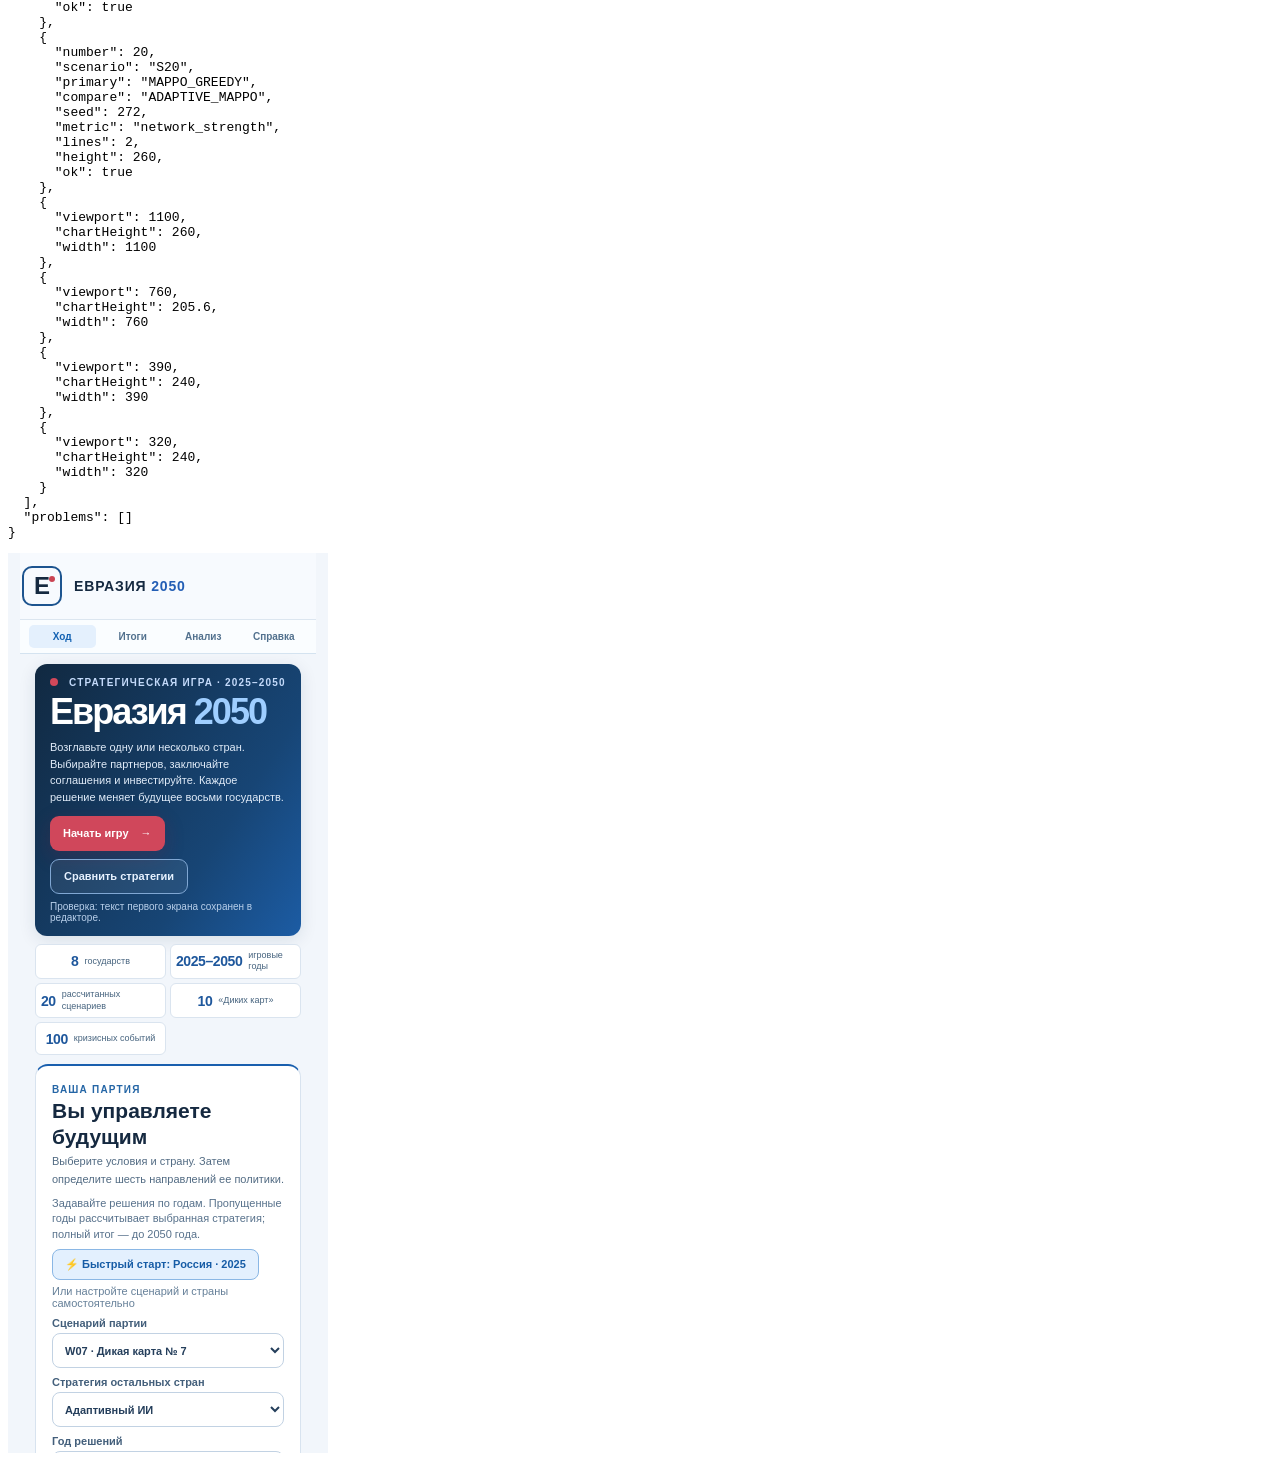
<file: tests/graph_visibility_matrix.html>
<!doctype html><html lang="ru"><head><meta charset="utf-8"><title>Диагностика графиков: 20 режимов</title></head>
<body><p id="status">WAIT GRAPH</p><pre id="report"></pre>
<iframe id="game" src="../play_the_game.html" style="width:1160px;height:900px;border:0"></iframe>
<script>
(()=>{
 const f=document.getElementById('game'),out=document.getElementById('status'),log=document.getElementById('report');
 const cases=[
 ['S01','MAPPO_GREEDY','BARGAIN',163,'mean_growth_pct'],
 ['S02','MAPPO','NEUTRAL',272,'new_projects'],
 ['S03','ADAPTIVE_MAPPO_GREEDY','MAPPO_GREEDY',381,'trade_usd_total'],
 ['S04','ADAPTIVE_MAPPO','ADAPTIVE_MAPPO_GREEDY',163,'mean_reward'],
 ['S05','BARGAIN','NEUTRAL',272,'projects_matured'],
 ['S06','ADAPTIVE_MAPPO','MAPPO',381,'network_strength'],
 ['S07','MAPPO_GREEDY','MAPPO',163,'capital_budget_total'],
 ['S08','NEUTRAL','MAPPO_GREEDY',272,'mean_growth_pct'],
 ['S09','ADAPTIVE_MAPPO_GREEDY','BARGAIN',381,'new_projects'],
 ['S10','MAPPO','ADAPTIVE_MAPPO',163,'trade_usd_total'],
 ['S11','BARGAIN','MAPPO',272,'projects_matured'],
 ['S12','NEUTRAL','ADAPTIVE_MAPPO_GREEDY',381,'network_strength'],
 ['S13','ADAPTIVE_MAPPO','BARGAIN',163,'capital_budget_total'],
 ['S14','MAPPO_GREEDY','NEUTRAL',272,'mean_reward'],
 ['S15','ADAPTIVE_MAPPO_GREEDY','ADAPTIVE_MAPPO',381,'mean_growth_pct'],
 ['S16','MAPPO','BARGAIN',163,'new_projects'],
 ['S17','NEUTRAL','MAPPO',272,'trade_usd_total'],
 ['S18','BARGAIN','ADAPTIVE_MAPPO_GREEDY',381,'projects_matured'],
 ['S19','ADAPTIVE_MAPPO','NEUTRAL',163,'capital_budget_total'],
 ['S20','MAPPO_GREEDY','ADAPTIVE_MAPPO',272,'network_strength']
 ];
 const wait=()=>new Promise(resolve=>setTimeout(resolve,25));
 const set=(d,id,value)=>{const e=d.getElementById(id);e.value=value;e.dispatchEvent(new Event('change',{bubbles:true}));};
 f.addEventListener('load',async()=>{
  await wait();
  const d=f.contentDocument,w=f.contentWindow,problems=[],rows=[];
  for(let i=0;i<cases.length;i++){
   const [sc,a,b,seed,metric]=cases[i];
   try{
    set(d,'scenario',sc);set(d,'seed',String(seed));set(d,'policy',a);set(d,'compare',b);set(d,'metric',metric);
    const chart=d.querySelector('#chart svg'),paths=[...d.querySelectorAll('#chart polyline')];
    const ls=paths.map(x=>x.getAttribute('points')||''),meaning=w.EurasiaModel;
    const ok=chart&&paths.length===2&&ls.every(x=>x.split(' ').length===26&&!/NaN|undefined|Infinity/.test(x))&&
      d.getElementById('legendPrimary').textContent===meaning.policyNames[a]&&
      d.getElementById('legendCompare').textContent===meaning.policyNames[b];
    const h=chart?.getBoundingClientRect().height||0;
    rows.push({number:i+1,scenario:sc,primary:a,compare:b,seed,metric,lines:paths.length,height:+h.toFixed(1),ok:!!ok});
    if(!ok)problems.push('Mode '+(i+1)+' missing/stale line: '+JSON.stringify(rows.at(-1)));
   }catch(e){problems.push('Mode '+(i+1)+' '+sc+': '+e.message);}
  }
  try{
   for(const size of [1100,760,390,320]){
    f.style.width=size+'px';await wait();
    const chart=d.querySelector('#chart svg'),h=chart.getBoundingClientRect().height;
    rows.push({viewport:size,chartHeight:+h.toFixed(1),width:d.documentElement.scrollWidth});
    if(h<155)problems.push('Chart too short at '+size+'px: '+h.toFixed(1)+'px');
    if(d.documentElement.scrollWidth>d.documentElement.clientWidth+4)problems.push('Horizontal page overflow at '+size);
   }
  }catch(e){problems.push('Responsive graph: '+e.message);}
  log.textContent=JSON.stringify({cases:cases.length,results:rows,problems},null,2);
  out.textContent=(problems.length?'FAIL GRAPH QA: '+problems.join(' | '):'PASS GRAPH QA: '+cases.length+' scenario-policy-metric modes and responsive heights');
 },{once:true});
 setTimeout(()=>{if(out.textContent==='WAIT GRAPH')out.textContent='FAIL GRAPH QA: timeout';},65000);
})();
</script></body></html>
</file>
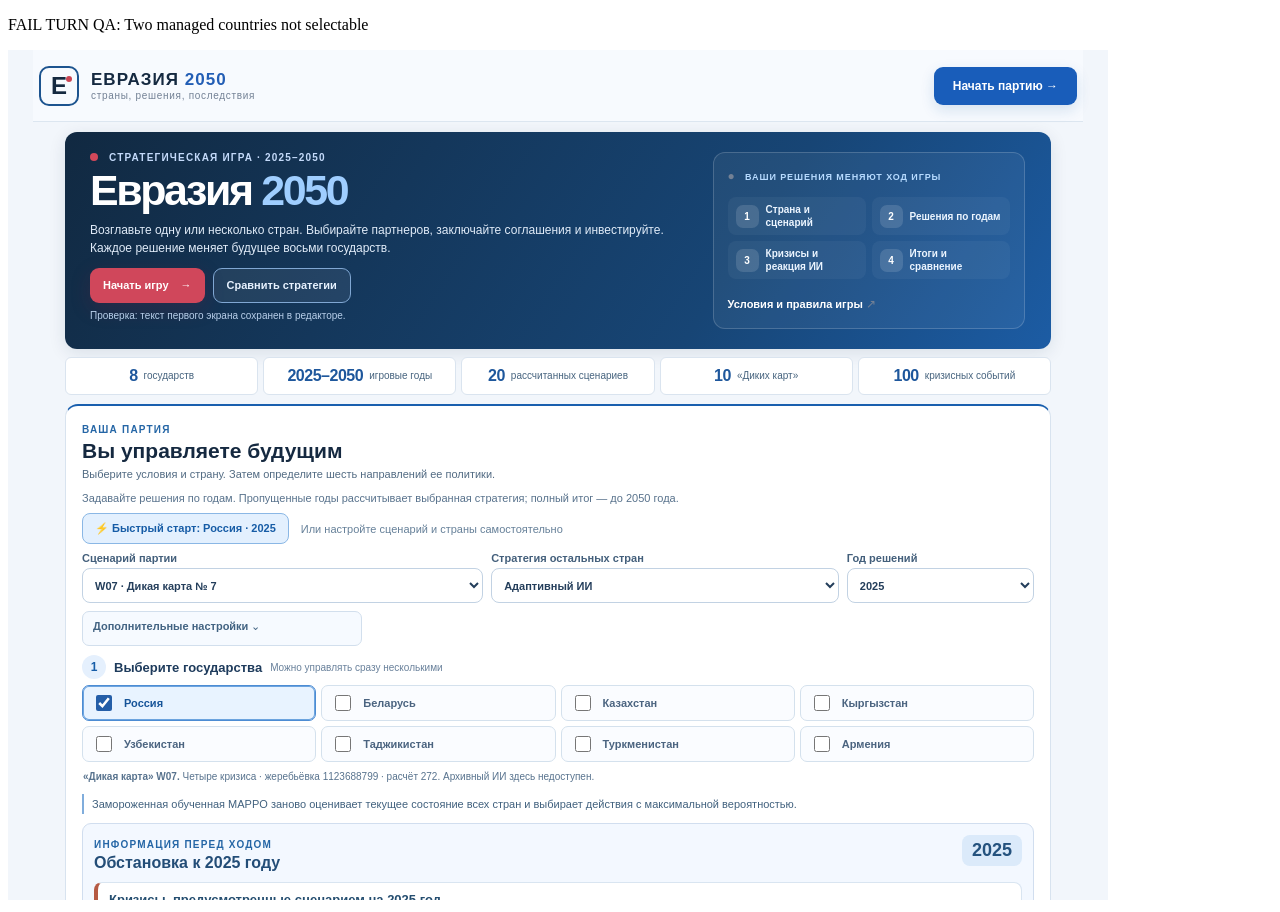
<file: tests/turn_browser_smoke.html>
<!doctype html><html lang="ru"><head><meta charset="utf-8"><title>Turn intelligence and controlled country QA</title></head><body>
<p id="status">WAIT TURN</p><iframe id="game" src="../play_the_game.html" style="width:1100px;height:850px;border:0"></iframe>
<script>
(function(){
 const frame=document.getElementById('game'),status=document.getElementById('status');
 const check=(a,m)=>{if(!a)throw Error(m);};
 frame.addEventListener('load',()=>setTimeout(()=>{
  try{
   const d=frame.contentDocument,w=frame.contentWindow;
   check(!!w.EurasiaTurnIntelligence,'No turn intelligence module');
   check(!!w.EurasiaUnits,'No unit conversion module');
   check(d.getElementById('partyTurnIntelligence').textContent.includes('Первый ход'),'Initial turn context missing');
   check(d.getElementById('partyTurnIntelligence').textContent.includes('2025'),'Year marker missing');
   const blr=d.querySelector('#partyCountries input[value="BLR"]');
   blr.click();
   check(d.querySelectorAll('#partyCountryTabs button').length===2,'Two managed countries not selectable');
   const first=d.querySelector('select[data-party-country="RUS"][data-party-action="0"]');
   first.value='2';first.dispatchEvent(new Event('change',{bubbles:true}));
   d.getElementById('partyNext').click();
   check(Number(d.getElementById('partyYear').value)===2026,'Not on next year');
   const p=d.getElementById('partyTurnIntelligence');
   check(p.textContent.includes('Что сделали государства в 2025 году'),'No past actions');
   check(p.querySelectorAll('.turn-history tbody tr').length===8,'Prior actions of 8 countries missing');
   check(p.textContent.includes('Решение стратегии'),'No AI action source');
   check(p.textContent.includes('Ваше решение'),'No player action source');
   check(p.textContent.includes('Кризисы, предусмотренные сценарием на 2026 год'),'Future crisis calendar not visible');
   check(!p.textContent.includes('Что сделали государства в 2026 году'),'Future AI actions leaked');
   d.getElementById('partyCalculate').click();
   check(!d.getElementById('partyResultsContent').hidden,'Results failed: '+d.getElementById('partyResultsStatus').textContent);
   check(d.querySelectorAll('#partyControlledSummary .controlled-result-card').length===2,'Must compare RUS and BLR individually');
   check(d.querySelectorAll('#partyControlledSummary .controlled-result-metric').length===12,'Must show six national metrics each');
   const select=d.getElementById('partyCountryBaseline');
   select.value='NEUTRAL';select.dispatchEvent(new Event('change',{bubbles:true}));
   check(d.querySelector('#partyControlledSummary').textContent.includes(w.EurasiaModel.policyNames.NEUTRAL),'Country baseline did not change');
   const insight=d.getElementById('partyStrengths').textContent;
   check(!/174\s*268\s*226\s*220/.test(insight),'Unconverted dollar value visible in billion-dollar comparison');
   check(d.getElementById('partyResultRows').textContent.includes('млрд долл.'),'Trade units missing');
   const metrics=d.getElementById('partyCountryMetric');
   check([...metrics.options].length>=11,'Missing expanded country macroeconomic chart selectors');
   metrics.value='unemployment';metrics.dispatchEvent(new Event('change',{bubbles:true}));
   check(d.getElementById('partyCountryDetailChart').textContent.includes('Безработица'),'Country unemployment plot did not update');
   frame.style.width='320px';
   check(d.documentElement.scrollWidth<=d.documentElement.clientWidth+4,'Mobile overflow: '+d.documentElement.scrollWidth+'/'+d.documentElement.clientWidth);
   status.textContent='PASS TURN QA: prior AI actions, crises, national outcomes, billion-dollar units, strategy selector, 320px';
  }catch(e){status.textContent='FAIL TURN QA: '+e.message;}
 },450),{once:true});
 setTimeout(()=>{if(status.textContent==='WAIT TURN')status.textContent='FAIL TURN QA: timeout';},33000);
})();
</script></body></html>
</file>
<file: assets/styles.css>
:root{--navy:#152940;--text:#213247;--muted:#738195;--light:#f4f7fa;--border:#e4e9ef;--blue:#235eb5;--red:#ca4453;--white:#fff;--shadow:0 6px 20px #12334d0c;font-family:Manrope,Inter,Arial,sans-serif;font-size:14px;color:var(--text);background:#f4f7fa;font-synthesis:none}*{box-sizing:border-box}html{scroll-behavior:smooth}body{margin:0}button,select,input{font:inherit}button{cursor:pointer}button:focus-visible,select:focus-visible,input:focus-visible,a:focus-visible{outline:3px solid #7da6e6;outline-offset:2px}a{color:var(--blue);text-decoration:none}.shell{min-width:320px}.topbar{background:#fff;border-bottom:1px solid var(--border);height:72px;padding:0 max(calc((100% - 1430px)/2),32px);display:flex;align-items:center;justify-content:space-between;gap:25px}.brand{display:flex;gap:12px;align-items:center;color:var(--navy)}.brand-mark{width:40px;height:40px;border:2px solid #1d548f;border-radius:10px;display:flex;align-items:center;justify-content:center;position:relative;font-size:24px;font-weight:800}.brand-dot{position:absolute;width:6px;height:6px;border-radius:50%;background:var(--red);right:5px;top:8px}.brand strong{display:block;font-size:17px;letter-spacing:.06em}.brand strong b{color:var(--blue)}.brand small{display:block;font-size:10px;letter-spacing:.07em;color:var(--muted)}.topnav{display:flex;gap:32px}.topnav a{font-size:13px;font-weight:700;color:#8390a0}.topnav a.active{color:var(--blue)}.version{font-size:11px;background:#edf3fa;color:var(--blue);border-radius:18px;padding:8px 11px;white-space:nowrap;font-weight:800}main{max-width:1430px;margin:0 auto;padding:0 32px}.intro{padding:43px 0 31px;display:flex;gap:40px;align-items:center;justify-content:space-between}.intro h1{font-size:clamp(38px,4.9vw,64px);line-height:1.13;margin:13px 0 13px;letter-spacing:-.04em;color:#14283d;font-weight:800}.intro h1 em{font-style:normal;color:var(--blue)}.intro p{font-size:14px;color:#647589;max-width:680px;line-height:1.8;margin:0}.eyebrow{color:#587ba1;font-size:10px;letter-spacing:.16em;font-weight:800}.pulse{display:inline-block;background:#d2485a;width:8px;height:8px;border-radius:50%;margin-right:7px}.intro-note{width:312px;min-width:270px;border-left:3px solid var(--red);background:#fff;padding:16px 20px;box-shadow:var(--shadow);display:flex;flex-direction:column;gap:10px;border-radius:0 8px 8px 0}.intro-note strong{font-size:12px}.intro-note span{font-size:11px;line-height:1.7;color:var(--muted)}.intro-note a{font-size:11px;font-weight:700}.control-panel{background:#fff;border:1px solid var(--border);border-radius:14px;padding:20px 23px;box-shadow:var(--shadow)}.controls-grid{display:grid;grid-template-columns:2.0fr 1.6fr 1.6fr .8fr;gap:16px}.controls-grid label,.metric-picker{display:flex;flex-direction:column;gap:6px;font-size:11px;font-weight:700;color:#647386}.controls-grid select,.metric-picker select{min-width:0;border:1px solid #dce4ed;border-radius:7px;background:#fbfcfe;color:#21374e;font-size:12px;padding:10px 9px}.time-controls{margin-top:20px;display:flex;align-items:center;gap:10px}.time-controls button{border:1px solid #dce5ef;border-radius:7px;padding:9px 14px;background:#fff;font-weight:700;color:var(--navy)}.time-controls button.primary{background:#245ba4;color:#fff;border-color:#245ba4;min-width:148px}.year-range{padding-left:18px;flex:1}.range-top{display:flex;justify-content:space-between;color:#8894a6;font-size:11px}.range-top strong{font-size:17px;color:var(--blue)}input[type=range]{width:100%;accent-color:var(--blue);cursor:pointer;height:12px}.stat-grid{display:grid;grid-template-columns:repeat(4,1fr);gap:16px;margin:18px 0}.stat,.panel{background:#fff;border-radius:13px;border:1px solid var(--border);box-shadow:var(--shadow)}.stat{padding:20px 20px 18px;border-top:3px solid #c1cfdd}.stat:first-child{border-top-color:var(--blue)}.stat:nth-child(2){border-top-color:#c84352}.stat-label{font-size:12px;font-weight:800;color:#4d6076}.stat-label span{display:block;color:#93a0b0;font-size:10px;font-weight:500;margin-top:4px}.stat-value{font-weight:800;color:var(--navy);font-size:34px;letter-spacing:-.035em;padding:14px 0 5px}.stat-caption{color:#8a97a8;font-size:10px}.pos{color:#247e67}.neg{color:#c44a5d}.neutral{color:#69798d}.main-grid{display:grid;grid-template-columns:minmax(0,1.4fr) minmax(0,1fr);gap:18px}.panel{padding:24px;min-width:0}.section-header{display:flex;justify-content:space-between;gap:15px;align-items:start}.section-kicker{font-size:10px;letter-spacing:.12em;font-weight:800;color:#8c9aad}.section-header h2,.method-panel h2{font-size:20px;margin:8px 0;color:var(--navy);letter-spacing:-.02em}.metric-picker{min-width:185px}.chart{margin-top:9px}.chart svg{width:100%;height:auto;max-height:300px;display:block}.plot-legend{display:flex;flex-wrap:wrap;gap:22px;font-size:11px;font-weight:700;color:#5e7084;margin-top:8px}.plot-legend>span{display:flex;align-items:center;gap:6px}.swatch{display:inline-block;width:20px;height:3px;border-radius:2px}.swatch.blue{background:var(--blue)}.swatch.red{background:var(--red)}.footnote{color:#95a0ae;font-size:10px;line-height:1.7;margin:17px 0 0}.side-caption{color:#8c9aab;font-size:10px;padding-top:6px}.network-panel svg{width:100%;height:auto;max-height:300px;margin-top:3px}.network-node{cursor:pointer}.network-node:hover circle{stroke:#144d96;stroke-width:4px}.actions{display:grid;grid-template-columns:1fr 1fr;gap:7px;margin-top:15px}.agent-row{background:#f9fbfd;border:1px solid #ebeff4;border-radius:8px;text-align:left;padding:9px;display:flex;align-items:center;gap:8px;justify-content:space-between;min-width:0}.agent-row.chosen{background:#edf4ff;border-color:#a8c3ec}.agent-row>span:first-child{font-size:11px;font-weight:800;white-space:nowrap}.agent-row small{display:block;font-size:9px;color:#9aa6b7}.mini-actions{display:flex;gap:3px}.mini-actions i{width:7px;height:10px;border-radius:2px;background:#d7dfe8}.mini-actions i.level-1{background:#91b1dd}.mini-actions i.level-2{background:#2763b0}.chevron{color:#98a4b3}.country-insight{border:1px solid #ebeff4;background:#fbfcfe;border-radius:8px;margin-top:14px;padding:15px}.country-title{display:flex;justify-content:space-between;gap:12px}.country-title b{color:#1e3753}.country-title small{font-size:10px;color:#8391a2}.country-kpis{display:grid;grid-template-columns:1fr 1fr;gap:14px;margin:16px 0}.country-kpis span{font-size:10px;color:#8a97aa}.country-kpis strong{font-size:13px;display:block;color:#29405b;margin-top:3px}.action-chips{display:flex;gap:6px;flex-wrap:wrap}.action-chips span{background:#eaf1f9;padding:5px 7px;border-radius:5px;font-size:10px;color:#5b7291}.action-chips b{color:#2054a0}.scenario-panel h3{font-size:19px;margin:18px 0 5px;color:var(--navy)}.scenario-panel p{line-height:1.65;color:#708094;font-size:12px}.scenario-chip{display:inline-block;background:#ebf1f8;border-radius:14px;color:#5179aa;font-size:10px;font-weight:800;padding:7px 10px;margin-top:12px}.scenario-crisis{background:#f7f9fc;padding:12px;border-radius:8px;font-size:11px;color:#73859b;margin:14px 0}.scenario-crisis small{display:block;margin-top:6px}.report-metrics{display:grid;grid-template-columns:1fr 1fr;gap:1px;background:var(--border);border:1px solid var(--border);border-radius:8px;overflow:hidden}.report-metrics>div{background:#fff;padding:12px}.report-metrics span{display:block;font-size:10px;color:#92a0af}.report-metrics strong{display:block;font-size:17px;margin-top:4px;color:#29405b}.downloads{margin-top:20px;display:flex;gap:10px}.downloads button{border:1px solid #c9d8eb;background:#f3f7fc;color:#2a5b96;border-radius:6px;padding:11px;font-size:11px;font-weight:800;flex:1}.method-panel{margin-top:19px;background:#e9f0f8;padding:27px 30px;border:1px solid #dde7f1;border-radius:13px;display:grid;grid-template-columns:1.7fr 1fr;gap:30px}.method-panel p{font-size:12px;color:#688096;line-height:1.9;margin:7px 0}.method-facts{display:flex;flex-direction:column;gap:9px;justify-content:center}.method-facts span{font-size:11px;color:#71849a;display:flex;justify-content:space-between;gap:10px}.method-facts b{color:#264b76}.doclinks{grid-column:1/-1;display:flex;gap:20px;font-size:11px;font-weight:800}.doclinks a{color:#255a9d}footer{padding:35px max(calc((100% - 1430px)/2),32px);display:flex;justify-content:space-between;gap:20px;color:#8795a6;font-size:10px}@media(max-width:1100px){.topnav{display:none}.main-grid{grid-template-columns:1fr}.controls-grid{grid-template-columns:1fr 1fr}.plot-panel{order:0}.network-panel{order:1}.actions-panel{order:2}.scenario-panel{order:3}}@media(max-width:650px){main{padding:0 15px}.topbar{padding:0 15px;height:67px}.brand strong{font-size:14px}.version{font-size:9px}.intro{display:block;padding:25px 0}.intro-note{margin-top:20px;min-width:0;width:100%}.control-panel{padding:14px}.controls-grid{grid-template-columns:1fr}.time-controls{flex-wrap:wrap}.year-range{padding-left:0;flex-basis:100%}.stat-grid{grid-template-columns:1fr 1fr;gap:9px}.stat{padding:12px}.stat-value{font-size:25px}.stat-label{font-size:10px}.panel{padding:17px}.section-header{flex-wrap:wrap}.metric-picker{width:100%}.actions{grid-template-columns:1fr}.method-panel{grid-template-columns:1fr;padding:20px}.doclinks{flex-wrap:wrap}.downloads{flex-direction:column}footer{padding:20px 15px;display:block}}

/* Public-facing interpretation and controls */
.intro p{font-size:14px;max-width:740px;line-height:1.7;color:#53687f}
.intro-note strong{font-size:13px}
.intro-note span,.intro-note a{font-size:12px}
.controls-note{font-size:12px;line-height:1.55;color:#6a7d91;margin:12px 0 0}
.panel-lead{font-size:12px;line-height:1.7;color:#637790;margin:10px 0 12px}
.network-panel svg{margin-top:8px;background:linear-gradient(180deg,#f8fbff,#fff);border:1px solid #ecf1f6;border-radius:12px;max-height:330px}
.network-overview{background:#eef4fa;border-radius:8px;padding:10px 12px;font-size:11px;line-height:1.65;color:#405d7b;margin-top:11px}
.trade-partners{margin-top:14px;border:1px solid var(--border);border-radius:9px;padding:14px}
.trade-heading{display:flex;flex-direction:column;gap:5px;color:#243d58}
.trade-heading strong{font-size:13px}
.trade-heading small{font-size:11px;color:#627993}
.trade-partners ul{list-style:none;margin:10px 0 0;padding:0}
.trade-partners li{display:flex;gap:14px;justify-content:space-between;align-items:baseline;border-top:1px solid #eef2f6;padding:7px 0;font-size:11px;line-height:1.5}
.trade-partners li span{color:#516981}
.trade-partners li span b{color:#2c63ab;font-weight:800;padding:0 4px}
.trade-partners li strong{color:#223d5e;white-space:nowrap;font-size:11px}
.trade-caveat{font-size:10px;line-height:1.6;color:#6e8195;margin:11px 0 0}
.decision-intro{font-size:11px;line-height:1.6;color:#6f849a;margin:9px 0 13px}
.decision-list{display:grid;gap:0;border:1px solid #e5edf5;border-radius:8px;overflow:hidden;background:#fff}
.decision-item{display:grid;grid-template-columns:105px minmax(0,1fr);gap:10px;align-items:center;padding:9px 10px;border-bottom:1px solid #e8eef5;line-height:1.45}
.decision-item:last-child{border-bottom:0}
.decision-item span{font-size:10px;color:#75899e}
.decision-item strong{font-size:11px;color:#233f5e;font-weight:700}
.historical-context{border-top:1px solid #dce5f0;margin-top:15px;padding-top:13px}
.historical-context>strong{font-size:11px;color:#3c5c80}
.historical-context .country-kpis{margin:11px 0 0}
.historical-context .country-kpis span{font-size:10px}
.historical-context .country-kpis b{display:block;color:#2a4565;margin-top:3px;font-size:12px}
.scenario-context{padding:12px 14px;border-radius:8px;background:#f5f8fc;color:#586f89!important}
.method-panel{display:block;padding:29px 32px;background:#edf3f9}
.method-heading p{max-width:900px;font-size:13px;color:#526b83;line-height:1.7}
.howto-grid{display:grid;grid-template-columns:repeat(3,minmax(0,1fr));gap:18px;margin-top:22px}
.howto-grid>div{background:#fff;border:1px solid #dfe8f3;border-radius:10px;padding:17px}
.howto-grid b{font-size:13px;color:#263e5d}
.howto-grid p{font-size:12px;color:#61778e;line-height:1.7;margin:8px 0 0}
.method-limit{margin-top:18px;border-left:3px solid #2865a3;padding:12px 17px;background:#e1ebf6;border-radius:0 7px 7px 0}
.method-limit strong{font-size:12px;color:#254969}
.method-limit p{font-size:12px;line-height:1.65;color:#526b83;margin:8px 0 0}
@media(max-width:900px){.howto-grid{grid-template-columns:1fr}.method-panel{padding:23px}}
@media(max-width:650px){.decision-item{grid-template-columns:90px 1fr}.trade-partners li{gap:5px;flex-wrap:wrap}.network-panel svg{max-height:none}}
.main-grid{align-items:start}
.column-stack{min-width:0;display:flex;flex-direction:column;gap:18px}

/* Eurasia 2050: readable scenario, crisis, policy and action reference */
.choice-explanations{display:grid;grid-template-columns:1fr 1fr;gap:13px;margin-top:19px}
.choice-explanation{background:#f4f8fd;border:1px solid #dfe8f3;border-radius:11px;padding:14px 16px;min-width:0}
.choice-explanation strong{font-size:12px;color:#223a59}
.choice-explanation p{font-size:12px;line-height:1.65;color:#445e77;margin:7px 0 9px}
.choice-explanation a,.crisis-notice>a{font-size:11px;font-weight:700}
.crisis-notice{margin:18px 0;background:#fff;border:1px solid #dfe7f0;border-left:4px solid #93acc7;border-radius:11px;padding:17px 21px;display:flex;justify-content:space-between;gap:20px;align-items:start}
.crisis-notice.is-active{border-left-color:#bd5860;background:#fffafa}
.crisis-notice>div{min-width:0;flex:1}
.crisis-notice>div>div>strong{display:block;font-size:13px;color:#223a57;margin:7px 0}
.crisis-notice p{font-size:12px;color:#61758c;margin:5px 0;line-height:1.55}
.crisis-notice>a{white-space:nowrap;padding-top:15px}
.current-crisis{padding:11px 0;border-top:1px solid #eaecef;margin-top:7px}
.current-crisis b{font-size:13px;display:block;color:#263d5c}
.current-crisis span{display:block;font-size:11px;color:#7b4d5b;margin-top:5px}
.decision-controls{margin:14px 0 9px}
.decision-controls label{display:flex;align-items:center;gap:12px;font-weight:700;font-size:12px;color:#506781}
.decision-controls select{flex:1;min-width:100px;max-width:280px;background:#f9fbff;border:1px solid #dce6f0;border-radius:6px;padding:9px;color:#224469}
.decision-map{border:1px solid #e1e8f2;border-radius:11px;padding:10px;background:#f9fbfe}
.decision-map-heading{display:flex;justify-content:space-between;align-items:center;gap:10px;font-size:12px;color:#294465}
.decision-map-heading small{font-size:10px;color:#7890a7}
.decision-map svg{width:100%;max-height:300px;display:block}
.decision-map svg [data-decision-country]{cursor:pointer;outline:none}
.decision-map svg [data-decision-country]:hover circle,.decision-map svg [data-decision-country]:focus circle{stroke:#c64b58;stroke-width:4}
.decision-map-caption{font-size:11px;color:#71859b;line-height:1.5;margin:2px 0 4px}
.decision-legend{display:flex;gap:13px;flex-wrap:wrap;margin:11px 0;font-size:10px;color:#526881}
.decision-legend span{display:flex;align-items:center;gap:6px}
.decision-dot{width:11px;height:11px;border-radius:50%;display:inline-block}
.decision-level-0{background:#dce6f0}.decision-level-1{background:#87b4df}.decision-level-2{background:#255eaf}
.reference-panel{scroll-margin-top:16px;margin-top:22px;border:1px solid #d9e3ee;background:#fff;border-radius:13px;padding:27px 29px;box-shadow:var(--shadow)}
.reference-heading h2{color:var(--navy);font-size:23px;margin:9px 0}
.reference-heading p,.reference-intro{font-size:12px;line-height:1.7;color:#596f86;margin:8px 0 14px}
.reference-tabs{display:flex;flex-wrap:wrap;gap:8px;margin:18px 0 20px;border-bottom:1px solid #dee7f0;padding-bottom:12px}
.reference-tab{background:#f3f6fa;color:#536981;border:1px solid #dce5ee;border-radius:7px;padding:11px 16px;font-weight:700;font-size:12px}
.reference-tab.active{background:#245fac;border-color:#245fac;color:#fff}
.guide-grid{display:grid;grid-template-columns:repeat(2,minmax(0,1fr));gap:15px}
.guide-card{background:#fafcff;border:1px solid #e0e9f2;border-radius:10px;padding:19px;min-width:0;display:flex;flex-direction:column;gap:8px}
.guide-card.selected-guide{border-color:#6997cb;background:#f4f9ff}
.guide-code{font-size:10px;color:#547ca6;font-weight:800;letter-spacing:.04em}
.guide-card h3{font-size:16px;line-height:1.3;color:#233c58;margin:1px 0 3px}
.guide-card p{font-size:12px;color:#5b6f87;line-height:1.65;margin:0}
.guide-card p strong{color:#263f5e}
.guide-list{margin-top:6px!important;border-top:1px solid #e2ebf3;padding-top:9px}
.small-guide-action{align-self:flex-start;border:1px solid #a7c1dc;border-radius:7px;background:#eaf3fc;padding:8px 12px;color:#285a97;font-weight:700;font-size:11px;margin-top:auto}
.action-levels{padding-left:19px;margin:4px 0 7px;font-size:12px;color:#506985;line-height:1.7}
.action-levels li{margin:5px 0}
.guide-filter{display:flex;gap:10px;align-items:center;margin-bottom:16px;color:#4b627d;font-size:12px;font-weight:700}
.guide-filter select{min-width:200px;border:1px solid #dce4ec;border-radius:7px;padding:9px;background:#f9fbff;color:#28466c}
.crisis-params,.impact-grid{display:grid;grid-template-columns:1fr 1fr;gap:8px 12px;font-size:11px;color:#506883;background:#edf3f9;border-radius:8px;padding:10px;margin-top:6px}
.crisis-params span,.impact-grid span{line-height:1.5}
.impact-grid{background:#f5f7fb}
.guide-card .guide-caveat{color:#788a9d;font-size:10px;margin-top:8px}
@media(max-width:900px){.guide-grid{grid-template-columns:1fr}.choice-explanations{grid-template-columns:1fr}}
@media(max-width:650px){.crisis-notice{flex-direction:column;padding:16px;gap:5px}.crisis-notice>a{padding:0}.reference-panel{padding:18px 14px}.reference-tabs{gap:5px}.reference-tab{padding:9px 11px}.decision-map-heading{flex-direction:column;align-items:flex-start}.guide-card{padding:14px}.crisis-params,.impact-grid{grid-template-columns:1fr}}

/* Дополнительные сценарии и жеребьевка кризисов */
.wild-inline{margin-top:13px;padding:15px 17px;background:#f4f8fd;border:1px solid #d9e4f0;border-radius:10px;display:grid;grid-template-columns:minmax(180px,1fr) minmax(220px,2fr);gap:8px 18px;align-items:center}
.wild-inline label{font-size:12px;font-weight:800;color:#2b4768}
.wild-inline select{width:100%;min-width:0;background:white;border:1px solid #cfdaea;border-radius:7px;padding:10px;color:#244265}
.wild-inline p{grid-column:1/-1;font-size:12px;line-height:1.65;color:#556d88;margin:0}
.wild-inline a{grid-column:1/-1;justify-self:start;font-size:11px;font-weight:700}
.wild-toolbar{display:flex;align-items:end;gap:9px 12px;flex-wrap:wrap;margin:14px 0 17px}
.wild-toolbar label{display:flex;flex-direction:column;gap:5px;font-size:11px;color:#536e8a;font-weight:700}
.wild-toolbar input{width:185px;max-width:100%;border:1px solid #cbdaeb;border-radius:7px;padding:9px 11px;background:#fff;color:#274362}
.wild-toolbar .small-guide-action{align-self:end;margin:0}
.wild-warning{border-left:3px solid #6d94bd;background:#f1f6fb;padding:13px 15px;border-radius:0 8px 8px 0;font-size:12px;line-height:1.6;color:#4c6682;margin:14px 0 21px}
.wild-events{list-style:none;padding:0;margin:9px 0 0;display:flex;flex-direction:column;gap:12px}
.wild-events li{display:grid;grid-template-columns:49px minmax(0,1fr);gap:11px;border-top:1px solid #e5ebf2;padding-top:11px}
.wild-events li:first-child{border-top:0;padding-top:0}
.wild-year{font-size:12px;font-weight:800;color:#245c9b}
.wild-events b{display:block;font-size:12px;color:#2d4762;line-height:1.45}
.wild-events small{display:block;margin:5px 0;color:#6d8196;font-size:11px}
.wild-events p{font-size:11px!important;line-height:1.55!important}
@media(max-width:700px){.wild-inline{grid-template-columns:1fr}.wild-toolbar{align-items:stretch}.wild-toolbar .small-guide-action{align-self:auto}.wild-toolbar label{flex:1;min-width:140px}}

/* Игровая партия: формы ввода решений и редактирование текстов */
.planner-panel,.editor-panel{scroll-margin-top:20px;margin-top:24px;border:1px solid #d7e2ef;border-radius:13px;background:#fff;padding:28px 30px;box-shadow:var(--shadow)}
.planner-panel{border-top:4px solid #245ea8}.editor-panel{border-top:4px solid #71899f}
.party-notice{background:#f2f6fb;border-left:3px solid #537fae;padding:12px 16px;margin:18px 0;border-radius:0 8px 8px 0}
.party-notice strong,.editor-context{color:#365471}
.party-notice p{font-size:12px;line-height:1.65;color:#5b6f83;margin:4px 0}
.party-setup,.editor-controls{display:grid;grid-template-columns:repeat(4,minmax(0,1fr));gap:12px 15px;margin:18px 0}
.editor-controls{grid-template-columns:minmax(200px,1fr) minmax(200px,2fr)}
.party-setup label,.editor-controls label{display:flex;flex-direction:column;gap:7px;color:#435f7b;font-size:12px;font-weight:700}
.party-setup select,.party-setup input,.editor-controls select,.editor-fields textarea{width:100%;min-width:0;border:1px solid #cfdbe9;border-radius:8px;background:#fcfdff;padding:10px;color:#243e5b}
.party-subheading,.party-actions-header h3{font-size:16px;color:#244262;margin:21px 0 12px}
.party-countries{display:grid;grid-template-columns:repeat(4,minmax(0,1fr));gap:8px;margin-bottom:12px}
.party-country{display:flex;align-items:center;gap:9px;padding:12px;border:1px solid #dfe8f2;border-radius:8px;background:#f8fafc;font-weight:700;color:#4b6480;cursor:pointer}
.party-country.chosen{background:#edf5ff;border-color:#679acb;color:#1d548f}
.party-country input{width:17px;height:17px;accent-color:#245ea8}
.party-context{background:#f6f9fc;border-radius:8px;padding:13px 15px;color:#4d6982;font-size:12px;line-height:1.65}
.party-actions-header{display:flex;align-items:center;justify-content:space-between;gap:12px;margin:15px 0}
.party-actions-header>span,.party-state{font-size:11px;color:#788aa1}
.party-action-grid{display:grid;grid-template-columns:repeat(2,minmax(0,1fr));gap:14px;margin-bottom:17px}
.party-country-card{background:#fbfcff;border:1px solid #e0e9f2;border-radius:10px;padding:16px}
.party-country-card header{display:flex;align-items:center;justify-content:space-between;gap:10px;margin-bottom:12px}
.party-country-card h3{font-size:15px;margin:0;color:#294c70}
.party-decisions{display:grid;gap:10px}
.party-decisions label{display:flex;flex-direction:column;gap:5px;font-size:11px;font-weight:700;color:#516a85}
.party-decisions select{padding:9px 10px;border:1px solid #cdddea;border-radius:7px;background:#fff;color:#2b486a;font-size:12px;min-width:0;width:100%}
.party-buttons,.editor-actions{display:flex;flex-wrap:wrap;gap:9px;align-items:center}
.party-buttons button,.editor-actions button{font-size:12px;border-radius:8px;padding:11px 14px}
.party-message{min-height:16px;margin-top:11px;font-size:12px;line-height:1.6;color:#2f6c52}
.party-message.party-error{color:#ab3349}
.editor-context{padding:13px 15px;background:#f1f6fb;border-radius:8px;line-height:1.6;font-size:12px;margin:14px 0}
.editor-state{font-size:11px;color:#7690a6}
.editor-fields{display:grid;grid-template-columns:repeat(2,minmax(0,1fr));gap:14px 18px;margin:13px 0 18px}
.text-edit-field{display:flex;flex-direction:column;gap:7px;color:#455f7b;font-size:12px;font-weight:700;min-width:0}
.editor-fields textarea{font-weight:400;font-size:13px;line-height:1.55;resize:vertical;min-height:69px}
@media(max-width:1100px){.party-setup{grid-template-columns:repeat(2,minmax(0,1fr))}.party-countries{grid-template-columns:repeat(2,minmax(0,1fr))}}
@media(max-width:800px){.party-action-grid,.editor-fields{grid-template-columns:1fr}}
@media(max-width:600px){.planner-panel,.editor-panel{padding:18px 14px}.party-setup,.editor-controls,.party-countries{grid-template-columns:1fr}.party-actions-header{align-items:flex-start;flex-direction:column}.party-buttons button,.editor-actions button{width:100%}}

/* Публичная игровая страница — обзор, партия, результаты, компактный справочник */
[hidden]{display:none!important}
.game-facts{display:grid;grid-template-columns:repeat(5,minmax(0,1fr));gap:11px;margin:5px 0 22px}
.game-facts>div{display:flex;flex-direction:column;gap:4px;align-items:center;justify-content:center;text-align:center;background:#fff;border:1px solid #dfe7f0;border-radius:9px;padding:14px 8px;min-height:71px}
.game-facts strong{font-size:21px;color:#284e82;letter-spacing:-.02em}
.game-facts span{font-size:11px;color:#61758e;line-height:1.3}
.results-heading{margin:28px 0 16px;padding:20px 2px 2px;border-top:1px solid #dbe5ed;scroll-margin-top:10px}
.results-heading h2{font-size:24px;line-height:1.2;margin:8px 0;color:#1c3653}
.results-heading p{font-size:13px;color:#5b7189;line-height:1.6;margin:8px 0}
.reference-panel{margin-top:21px}
.reference-heading h2{margin-bottom:13px}
.reference-accordions{display:grid;gap:9px;margin-top:10px}
.reference-accordion{border:1px solid #dce5ef;background:#fafcfe;border-radius:9px;overflow:hidden}
.reference-accordion>summary{cursor:pointer;display:flex;align-items:center;justify-content:space-between;gap:12px;list-style:none;padding:16px 19px;font-size:15px;font-weight:750;color:#273f60}
.reference-accordion>summary::-webkit-details-marker{display:none}
.reference-accordion>summary::after{content:"+";font-size:23px;font-weight:400;color:#376eae;margin-left:auto}
.reference-accordion[open]>summary::after{content:"−"}
.reference-accordion>summary small{font-size:11px;font-weight:400;color:#72859a;margin-left:8px}
.reference-accordion[open]>summary{background:#edf4fc}
.reference-accordion>.reference-content{padding:14px 20px 21px;border-top:1px solid #dfe7ef}
.reference-accordion:not([open])>.reference-content{display:none}
.editor-only-main{padding:20px 0 50px}
.editor-intro h1{font-size:28px;color:#263e59}
.editor-help{margin-top:20px;border-radius:10px;background:#f1f6fb;padding:19px 23px}
.editor-help h2{font-size:17px;margin:0 0 8px;color:#29496a}
.editor-help p{font-size:12px;color:#536c84;line-height:1.6;margin:0}
@media(max-width:800px){.game-facts{grid-template-columns:repeat(3,minmax(0,1fr))}.reference-accordion>summary{padding:14px 13px;flex-wrap:wrap}}
@media(max-width:540px){.game-facts{grid-template-columns:repeat(2,minmax(0,1fr))}.reference-accordion>summary small{width:100%;margin:0}.reference-accordion>.reference-content{padding:11px 10px 16px}}

/* Результаты новой партии: прозрачное сравнение со стратегиями V4.7 */
.player-results{background:#fff;border:1px solid #dce5ed;border-radius:12px;padding:21px 23px;margin-bottom:20px;box-shadow:var(--shadow)}
.player-result-intro{margin-bottom:16px}
.player-result-intro h3{font-size:19px;color:#294965;margin:0 0 6px}
.player-result-intro p{margin:0;font-size:12px;color:#62788e;line-height:1.6}
.player-results-kpis{display:grid;grid-template-columns:repeat(4,minmax(0,1fr));gap:11px;margin:14px 0 20px}
.player-kpi{display:flex;flex-direction:column;justify-content:center;gap:8px;padding:15px;background:#f2f7fc;border:1px solid #dce8f2;border-radius:9px}
.player-kpi span{font-size:11px;line-height:1.4;color:#607891}
.player-kpi strong{font-size:19px;font-weight:800;color:#285888}
.player-chart-toolbar{display:flex;justify-content:flex-start;gap:12px;margin:10px 0}
.player-chart-toolbar label{font-size:12px;color:#405a76;font-weight:700;display:flex;align-items:center;gap:10px}
.player-chart-toolbar select{border:1px solid #cbdbe9;background:#fff;border-radius:7px;padding:9px 12px;color:#2b4c6e;max-width:min(100%,490px)}
.player-chart{overflow:hidden;padding:10px;background:#fbfdff;border-radius:8px;border:1px solid #e1e9f2}
.player-chart-title{font-size:12px;font-weight:700;color:#405e7b;margin:4px 0 10px}
.player-chart svg{width:100%;height:auto;display:block;max-height:360px}
.player-chart-legend{display:flex;flex-wrap:wrap;gap:9px 19px;margin:13px 6px 2px;font-size:11px;color:#4d627a}
.player-chart-legend span{display:flex;align-items:center;gap:7px}
.player-chart-legend i{height:9px;width:17px;border-radius:8px;display:block}
.player-result-table{overflow-x:auto;border:1px solid #e0e8f1;border-radius:9px;margin:14px 0 21px}
.player-result-table table{width:100%;min-width:750px;border-collapse:collapse;font-size:11px}
.player-result-table th,.player-result-table td{padding:10px 12px;border-bottom:1px solid #e7edf4;text-align:right;vertical-align:middle;color:#48617c;white-space:normal}
.player-result-table tr:last-child th,.player-result-table tr:last-child td{border-bottom:0}
.player-result-table th:first-child{text-align:left;min-width:200px}
.player-result-table thead th{background:#edf3fa;color:#2e4b70;font-weight:800;font-size:10px}
.player-result-table tbody tr:nth-child(even){background:#fafcff}
.player-result-table .player-cell{font-weight:750;color:#23588d;background:#f3f8ff}
.player-result-table .metric-winner{box-shadow:inset 0 -2px #91b9da}
.player-result-table small{font-size:9px;color:#7890a4}
.player-results h4{font-size:15px;color:#38566f;margin:21px 0 5px}
.player-provenance{font-size:11px;line-height:1.65;color:#647b91;margin:13px 0 14px}
#partyDownloadResults{margin-top:2px}
@media(max-width:950px){.player-results-kpis{grid-template-columns:repeat(2,minmax(0,1fr))}}
@media(max-width:560px){.player-results{padding:15px 12px}.player-results-kpis{grid-template-columns:1fr 1fr}.player-kpi{padding:11px}.player-kpi strong{font-size:16px}.player-chart-toolbar label{flex-direction:column;align-items:flex-start}.player-chart-toolbar select{max-width:100%;width:100%}}
</file>
<file: assets/ux_v2.css>
/* Евразия 2050 — публичный игровой интерфейс. Только оформление; экономика V4.7 не изменяется. */
:root{--ux-ink:#152d49;--ux-blue:#155bb9;--ux-red:#d44d62;--ux-line:#d3dfeb;--ux-muted:#526c88}
html{scroll-behavior:smooth}
body{background:#f2f6fb;color:var(--ux-ink)}
.shell{max-width:1400px;padding:0 25px}
.topbar{position:sticky;top:0;z-index:60;padding:11px 6px;background:rgba(247,250,254,.96);backdrop-filter:blur(15px);border-bottom:1px solid #dce6f0;min-height:66px}
.topnav{gap:21px}.topnav a{font-size:12px;color:#385572;font-weight:750;text-decoration:none}
.topnav a:hover,.topnav a:focus-visible{color:#145dc3}
.header-play{background:#195dba;color:white;text-decoration:none;padding:12px 19px;border-radius:9px;font-size:12px;font-weight:800;white-space:nowrap;box-shadow:0 5px 14px #1658a028}
.header-play:hover{background:#12478f;color:white}
#experiment{padding-top:15px}
.intro{display:grid;grid-template-columns:minmax(0,1.45fr) minmax(270px,.75fr);gap:24px;align-items:stretch;margin:6px 0 13px;padding:31px 34px;border-radius:17px;background:linear-gradient(123deg,#112941 0%,#174575 67%,#1c5ca4 100%);color:white;box-shadow:0 11px 26px #173d6819}
.intro .hero-copy{min-width:0}
.intro .eyebrow{color:#c4dafa;font-size:10px;letter-spacing:.12em}
.intro h1{color:white;font-size:clamp(42px,4.3vw,61px);margin:10px 0 9px;letter-spacing:-.055em;line-height:1.08}
.intro h1 em{color:#9fceff;font-style:normal}
.intro p{color:#e0ebf8;font-size:14px;line-height:1.65;max-width:740px;margin:9px 0 17px}
.hero-actions{display:flex;gap:11px;align-items:center;flex-wrap:wrap;margin:16px 0 10px}
.hero-actions>a{display:inline-flex;justify-content:center;align-items:center;gap:12px;padding:12px 21px;border-radius:9px;font-size:13px;font-weight:850;text-decoration:none;min-height:44px}
.hero-primary{color:white!important;background:#d0475b;box-shadow:0 6px 20px #801d3638}.hero-primary:hover{background:#b92e47}
.hero-secondary{color:#e7f2ff!important;border:1px solid #80a7d3;background:#ffffff11}.hero-secondary:hover{background:#ffffff23}
.hero-caption{color:#b8cfea;font-size:11px;margin-top:11px}
.intro .intro-note{background:#ffffff0e;border:1px solid #ffffff2c;border-radius:12px;padding:20px 23px;color:#fff;display:flex;flex-direction:column;box-shadow:none;max-width:none}
.intro .intro-note:before{display:none}
.hero-visual-heading{font-size:10px;font-weight:800;letter-spacing:.1em;color:#b7dbff}
.hero-visual-signal{color:#e35e70;margin-right:6px}
.hero-steps{display:grid;gap:8px;margin:16px 0}
.hero-steps>div{display:flex;align-items:center;gap:12px;border-radius:8px;padding:8px 11px;background:#ffffff0b}
.hero-steps b{display:flex;width:29px;height:29px;align-items:center;justify-content:center;border-radius:7px;background:#ffffff22;color:#fff;font-size:11px}
.hero-steps span{font-size:12px;font-weight:680;color:#ecf5ff}
.intro .intro-note a{color:#fff;font-weight:750;font-size:11px;margin-top:auto}
.game-facts{grid-template-columns:repeat(5,minmax(0,1fr));gap:8px;margin:0 0 15px}
.game-facts>div{padding:10px 9px;min-height:53px;background:#fff;border:1px solid #dae4ef;border-radius:9px;flex-direction:row;gap:9px;box-shadow:none}
.game-facts strong{font-size:18px;color:#1e579c;letter-spacing:-.03em;white-space:nowrap}
.game-facts span{font-size:10px;color:#47647f;text-align:left}
.planner-panel{margin-top:0;padding:20px 23px 15px;border:1px solid #d8e3ef;border-top:4px solid #195fae;border-radius:13px;background:#fff;box-shadow:0 7px 22px #1938590c}
.planner-panel .reference-heading h2{font-size:25px;line-height:1.22;margin:4px 0 4px}
.planner-panel .reference-heading p{margin:0 0 7px;color:#526b83;font-size:12px}
.planner-panel .section-kicker{color:#2566a6;font-size:10px}
.party-notice{padding:9px 13px;margin:11px 0 15px;border-left:3px solid #2e76c6;background:#f2f7fd}
.party-notice strong{font-size:11px}.party-notice p{font-size:11px;margin:2px 0;line-height:1.4}
.party-setup{grid-template-columns:minmax(220px,1.6fr) minmax(180px,1.3fr) minmax(130px,.8fr) minmax(180px,1.1fr);gap:10px;margin:9px 0 17px;align-items:end}
.party-setup>label{font-size:11px;gap:4px}
.party-setup select,.party-setup input{min-height:40px;padding:8px 10px;font-size:12px;border-color:#c2d2e3;background:#fff}
.party-advanced{border:1px solid #d2dfed;border-radius:7px;min-height:40px;background:#f6faff;align-self:end;position:relative}
.party-advanced>summary{padding:11px 11px;cursor:pointer;font-size:11px;font-weight:800;color:#426382;list-style:none;white-space:nowrap}
.party-advanced>summary::-webkit-details-marker{display:none}
.party-advanced[open]{grid-column:span 1;min-height:40px;background:#fff}
.party-advanced[open]>label{display:flex;flex-direction:column;padding:3px 11px;gap:4px;font-size:11px}
.party-advanced p{padding:0 10px;margin:6px 0;font-size:10px;line-height:1.4;color:#67809b}
.party-subheading,.party-actions-header h3{display:flex;align-items:center;flex-wrap:wrap;gap:8px;font-size:14px;font-weight:800;color:#1e3b5c;margin:15px 0 10px}
.party-subheading small{font-weight:500;color:#69819b;font-size:10px}
.step-number{width:24px;height:24px;border-radius:50%;background:#e5f0fd;display:inline-flex;align-items:center;justify-content:center;color:#165da8;font-size:12px}
.party-countries{grid-template-columns:repeat(4,minmax(0,1fr));gap:7px;margin-bottom:10px}
.party-country{min-height:40px;padding:8px 11px;font-size:11px;border-color:#d4e1ed;border-radius:7px;background:#fafcff}
.party-country.chosen{background:#e8f3ff;border:1px solid #4d8cd3;color:#155398;box-shadow:inset 0 0 0 1px #6ca4df}
.party-country input{width:16px;height:16px}
.party-context{background:transparent;padding:3px 1px;font-size:11px;line-height:1.45;color:#58738e}
.party-actions-header{margin:11px 0 7px;align-items:center}
.party-actions-header h3{margin:0}
.party-actions-header>span{color:#647d95;font-size:11px}
.decision-year-label{font-weight:500;color:#5b7290;font-size:12px}
.party-tabs{display:flex;flex-wrap:wrap;gap:5px;border-bottom:1px solid #d2e0ee;margin:9px 0 10px;padding:0 0 7px}
.party-tab{min-height:35px;background:#f4f7fb;border:1px solid #d4e0eb;border-radius:8px;padding:7px 13px;color:#4b637c;font-size:12px;font-weight:780;cursor:pointer}
.party-tab.active{color:#fff;background:#205fa7;border-color:#205fa7;box-shadow:0 3px 9px #1d5da228}
.party-tab-check{font-size:12px;color:#0b8d64;margin-left:6px}.party-tab.active .party-tab-check{color:#d4ffef}
.party-action-grid{display:block;margin-bottom:12px}
.party-country-card{padding:12px 15px;border:1px solid #d8e4ef;background:#f9fbfe}
.party-country-card[hidden]{display:none!important}
.party-country-card header{margin-bottom:9px}
.party-country-card h3{font-size:13px}
.party-decisions{display:grid;grid-template-columns:repeat(3,minmax(0,1fr));gap:11px 13px}
.party-decisions label{font-size:10px;gap:4px;color:#365771}
.party-decisions select{min-height:40px;padding:7px 8px;font-size:11px;border-color:#c6d7e9;color:#234362}
.party-buttons{display:block;margin-top:10px}
.party-buttons-primary{display:flex;align-items:center;flex-wrap:wrap;gap:8px}
.party-buttons-primary button{font-size:12px;padding:11px 15px;min-height:42px;border-radius:8px;font-weight:800}
.party-buttons-primary #partySave{background:#eaf2fc!important;color:#225f9b!important;border:1px solid #acc9e6!important}
.party-buttons-primary #partyNext{color:#2f628f!important;background:#fff!important;border:1px solid #c1d2e4!important}
.party-buttons-primary .party-calc-cta{margin-left:auto;color:#fff;background:#d3455a!important;border:1px solid #d3455a!important;box-shadow:0 5px 15px #bd41542e}
.party-buttons-primary .party-calc-cta:hover{background:#b92e45!important}
.party-file-options{margin-top:8px;max-width:100%}
.party-file-options>summary{cursor:pointer;font-size:11px;font-weight:700;color:#55718f;padding:5px 2px;width:max-content}
.party-file-options>div{display:flex;gap:8px;flex-wrap:wrap;padding:5px 0}
.party-file-options button{font-size:11px;padding:8px 11px}
.party-message{font-size:11px;margin:6px 0 0;min-height:0}
.results-heading{border-top:none;padding:0;margin:17px 0 8px}
.results-heading h2{font-size:23px;margin:4px 0;color:#1b3550}
.results-heading p{font-size:12px;margin:3px 0;color:#5c738d}
.player-results{margin:0 0 16px;padding:17px 20px;border:1px solid #d7e2ed;background:#fff;box-shadow:0 7px 19px #183a5b0b}
.player-result-intro h3{font-size:17px;margin-bottom:3px}
.player-result-intro p{font-size:12px}
.player-results-kpis{grid-template-columns:repeat(5,minmax(0,1fr));gap:9px;margin:12px 0 12px}
.player-kpi{min-height:77px;padding:11px 13px;gap:4px;border-radius:8px;background:#f2f7fd;border-color:#dce8f4}
.player-kpi:first-child{background:#15477c;border-color:#15477c}
.player-kpi:first-child span,.player-kpi:first-child strong{color:#fff}
.player-kpi strong{font-size:18px;color:#174d86}
.player-kpi span{font-size:10px;color:#536e87}
.player-insights{display:grid;grid-template-columns:1fr 1fr;gap:10px;margin:8px 0 15px}
.player-insight{background:#f7fafc;border:1px solid #dce6ef;border-radius:9px;padding:11px 15px}
.player-insight.good{border-left:4px solid #13866b}.player-insight.needs-work{border-left:4px solid #d25063}
.player-insight>strong{font-size:12px;color:#274663}
.player-insight ul{padding:0;margin:7px 0 0;list-style:none;display:grid;gap:5px}
.player-insight li{font-size:11px;color:#385771;display:flex;align-items:baseline;justify-content:space-between;gap:10px}
.player-insight li span{font-size:10px;color:#67809a}
.player-chart-toolbar{margin:8px 0 8px}.player-chart-toolbar label{font-size:11px}
.player-chart-toolbar select{min-height:38px;border-color:#afc5dc;font-weight:700}
.player-series-choices{display:flex;gap:6px;flex-wrap:wrap;margin:6px 0 10px}
.series-toggle{display:inline-flex;align-items:center;gap:6px;border:1px solid #cfdae7;border-radius:100px;padding:6px 11px;background:#fff;color:#58708a;font-size:10px;font-weight:700;cursor:pointer;opacity:.64}
.series-toggle.selected{opacity:1;border-color:#6898ca;background:#edf6ff;color:#244b76}
.series-toggle i{display:block;width:15px;height:4px;border-radius:6px;flex:none}
.player-chart{background:#fff;border:1px solid #d9e4ef;padding:12px;border-radius:10px}
.player-chart-title{font-size:13px;color:#263e5d;margin:1px 0 4px}
.player-chart svg{height:auto;max-height:360px;display:block}
.result-details{border:1px solid #d9e4ef;border-radius:9px;margin:10px 0;overflow:hidden;background:#fff}
.result-details>summary{list-style:none;display:flex;align-items:center;gap:12px;padding:14px 16px;cursor:pointer;color:#244b74;font-weight:800;font-size:12px}
.result-details>summary::-webkit-details-marker{display:none}
.result-details>summary span{margin-left:auto;color:#637d95;font-size:10px;font-weight:400}
.result-details>summary:after{content:"＋";font-size:19px;color:#236bb6}
.result-details[open]>summary:after{content:"−"}.result-details[open]>summary{border-bottom:1px solid #d9e4ef;background:#f2f8fd}
.result-details .player-result-table{margin:0;border:0;border-radius:0}
.player-result-table table{font-size:12px}
.player-result-table thead th{position:sticky;top:0;background:#eaf2fc;color:#203d5f;z-index:2;line-height:1.45}
.player-result-table th:first-child{position:sticky;left:0;background:#f7faff;z-index:2}
.player-result-table thead th:first-child{z-index:3;background:#e3eefc}
.player-result-table th,.player-result-table td{padding:10px 12px}
.player-provenance{color:#5d748c;font-size:10px;line-height:1.55;margin:12px 0}
.archive-section{margin:8px 0 17px;border:1px solid #d9e4ee;border-radius:12px;background:#fff;overflow:hidden}
.archive-section>summary{display:flex;align-items:center;justify-content:space-between;gap:15px;padding:17px 20px;list-style:none;cursor:pointer}
.archive-section>summary::-webkit-details-marker{display:none}
.archive-heading{display:flex;flex-direction:column;gap:3px}
.archive-heading small{font-size:10px;font-weight:800;color:#2e73b3;letter-spacing:.08em;font-style:normal}
.archive-heading strong{font-size:17px;color:#204165}
.archive-heading em{font-size:11px;color:#6a8298;font-style:normal}
.archive-open-label{font-size:12px;color:#1a61ae;font-weight:750;white-space:nowrap}
.archive-section[open]>summary{background:#edf5fe;border-bottom:1px solid #dae6f1}
.archive-section .archive-content{padding:13px 16px 19px}
.archive-section .control-panel{margin:0 0 12px;box-shadow:none}
.archive-section .stat-grid{margin:8px 0 11px}
.archive-section .crisis-notice{margin:8px 0 11px}
.archive-section .main-grid{gap:12px}
.archive-section .panel{margin-bottom:12px}
.archive-section .chart svg polyline,.archive-section .chart svg path{stroke-width:3!important}
.archive-section .chart svg text{fill:#49617b}
.archive-section .decision-map svg{max-height:250px}
.method-compact{margin:10px 0;padding:0;border:1px solid #d7e3ee;border-radius:10px;background:#fff}
.method-compact>summary{list-style:none;display:flex;align-items:center;gap:11px;cursor:pointer;padding:14px 17px;font-size:14px;font-weight:800;color:#244467}
.method-compact>summary::-webkit-details-marker{display:none}
.method-compact>summary:before{content:"?";display:inline-flex;align-items:center;justify-content:center;width:25px;height:25px;background:#e6f1fd;border-radius:50%;color:#2b72b7}
.method-compact>summary span{font-size:11px;color:#6c8095;font-weight:400;margin-left:auto}
.method-compact>.method-inner{padding:10px 18px 17px;border-top:1px solid #dae5ef}
.reference-panel{margin:12px 0 16px;padding:16px 19px}
.reference-panel .reference-heading h2{font-size:19px;margin:3px 0 9px}
.reference-accordions{gap:6px}
.reference-accordion>summary{padding:11px 15px;font-size:12px}
.reference-accordion>summary small{font-size:10px}
footer{padding:13px 6px 20px;color:#71859a}
:focus-visible{outline:3px solid #ed7186!important;outline-offset:2px}
@media(max-width:1100px){
 .intro{grid-template-columns:1.3fr 1fr;padding:24px}
 .party-setup{grid-template-columns:1.5fr 1.3fr .7fr}
 .party-advanced{grid-column:1/-1;max-width:280px}
 .party-decisions{grid-template-columns:repeat(2,minmax(0,1fr))}
 .player-results-kpis{grid-template-columns:repeat(3,minmax(0,1fr))}
}
@media(max-width:760px){
 .shell{padding:0 12px}
 .topbar{padding:9px 2px;min-height:58px}
 .topnav{display:none}
 .header-play{padding:9px 12px}
 .intro{grid-template-columns:1fr;padding:22px 18px;gap:12px}
 .intro .intro-note{padding:13px}
 .hero-steps{grid-template-columns:1fr 1fr;margin:9px 0}
 .game-facts{grid-template-columns:repeat(3,minmax(0,1fr))}
 .planner-panel,.player-results{padding:14px}
 .party-setup{grid-template-columns:1fr 1fr}
 .party-advanced{grid-column:auto;max-width:none}
 .party-countries{grid-template-columns:1fr 1fr}
 .party-decisions{grid-template-columns:1fr 1fr}
 .player-results-kpis{grid-template-columns:repeat(2,minmax(0,1fr))}
 .player-insights{grid-template-columns:1fr}
 .archive-section .archive-content{padding:10px}
}
@media(max-width:490px){
 .brand small{display:none}
 .header-play{font-size:11px}
 .intro h1{font-size:42px}
 .hero-steps{grid-template-columns:1fr 1fr}
 .game-facts{grid-template-columns:1fr 1fr}
 .party-setup,.party-countries,.party-decisions{grid-template-columns:1fr}
 .party-buttons-primary{display:grid;grid-template-columns:1fr 1fr}
 .party-buttons-primary .party-calc-cta{grid-column:1/-1;margin:0}
 .player-insight li{flex-direction:column;gap:2px}
 .archive-section>summary{flex-direction:column;align-items:flex-start}
 .method-compact>summary span{display:none}
}
@media print{
 .topbar{position:static}
 .archive-section:not([open])>.archive-content,.result-details:not([open])>.player-result-table{display:none!important}
 body{background:white}
 .hero-actions,.header-play,.party-file-options{display:none!important}
 .intro{box-shadow:none;print-color-adjust:exact;-webkit-print-color-adjust:exact}
 footer{margin:0}
}

.quick-start-line{display:flex;align-items:center;gap:12px;margin:2px 0 12px}
.quick-start-button{font-size:11px;font-weight:830;background:#e3f0fe;border:1px solid #8ab7e5;color:#165ca6;padding:8px 12px;border-radius:8px;cursor:pointer}
.quick-start-button:hover{background:#d5eaff}
.quick-start-line>span{font-size:11px;color:#668099}
@media(max-width:490px){.quick-start-line{align-items:flex-start;flex-direction:column;gap:5px}}

/* Узкие экраны: график следует ширине контейнера, а дублирующая кнопка не сжимает шапку. */
.player-chart svg{width:100%;min-width:0}
@media(max-width:360px){.topbar{gap:8px}.header-play{display:none!important}.brand{min-width:0}}

/* На узком телефоне доступная ширина меньше 320 px из-за полосы прокрутки. */
.shell{min-width:0;width:100%}
@media(max-width:360px){
 .result-details>summary{flex-wrap:wrap;column-gap:5px}
 .result-details>summary span{flex-basis:100%;margin-left:0;order:3}
 .result-details>summary:after{margin-left:auto}
 .quick-start-button{max-width:100%;white-space:normal;text-align:left}
}

@media(max-width:360px){.hero-steps{grid-template-columns:minmax(0,1fr)}.hero-steps>div{min-width:0}}

/* Доработки по итогам приемки пяти игроков: именованные партии и годовая обратная связь. */
.named-saves{border-top:1px solid #dae5ef;margin-top:12px;padding-top:12px;display:grid;gap:8px}
.named-saves>label{font-size:12px;font-weight:750;color:#254d72;display:grid;gap:5px}
.named-saves select{width:100%;max-width:440px;min-height:35px;border:1px solid #cbdceb;border-radius:6px;background:#fff;color:#294963;padding:7px}
.named-saves>span,.named-saves>p{font-size:11px;color:#688097;margin:0}
.named-save-actions{display:flex;flex-wrap:wrap;gap:7px}
.named-save-actions button{font-size:11px;padding:8px 10px}
.year-preview-section{margin-top:15px;background:#f5f9ff;border:1px solid #d5e4f3;border-radius:12px;padding:16px;display:grid;gap:9px}
.year-preview-section h3,.country-details h3{font-size:17px;color:#234365;margin:0 0 6px}
.year-preview-section p,.country-details p{font-size:12px;color:#637b95;line-height:1.55;margin:0}
.year-preview-section>button{justify-self:start}
.year-preview-metrics{display:grid;grid-template-columns:repeat(4,minmax(0,1fr));gap:8px}
.year-preview-metrics>div{border-radius:8px;background:white;border:1px solid #dce8f4;padding:10px;display:flex;flex-direction:column;gap:5px}
.year-preview-metrics span{font-size:11px;color:#57738d}
.year-preview-metrics strong{font-size:17px;color:#234d79}
.year-preview-crises{font-size:12px;line-height:1.6;border-left:3px solid #8aabd7;padding:6px 12px;background:#fff}
.year-preview-countries{max-width:100%;overflow-x:auto}
.year-preview-countries table{width:100%;border-collapse:collapse;font-size:12px}
.year-preview-countries th,.year-preview-countries td{padding:8px;border-bottom:1px solid #dce8f4;text-align:left;white-space:nowrap}
.country-details{background:#f7faff;border:1px solid #dae6f3;padding:14px;margin:16px 0;border-radius:12px}
.country-details-controls{display:grid;grid-template-columns:repeat(3,minmax(0,1fr));gap:10px;margin:12px 0}
.country-details-controls label{display:grid;gap:5px;font-size:12px;color:#345a7b;font-weight:750}
.country-details-controls select{width:100%;min-width:0;border:1px solid #c7d9ed;border-radius:7px;padding:9px;color:#264a6e;background:#fff}
.country-details .player-chart{margin:8px 0 12px}
.country-details .player-chart svg{width:100%;height:auto}
@media(max-width:760px){.year-preview-metrics{grid-template-columns:1fr 1fr}.country-details-controls{grid-template-columns:1fr}}
@media(max-width:360px){.year-preview-metrics{grid-template-columns:1fr}.named-save-actions button{flex:1 1 100%}}

/* Stage 3 — explain actions actually chosen by each country in the annual policy simulation. */
.year-decision-details{margin:12px 0 0;border:1px solid #d8e5f3;border-radius:8px;background:#fff;padding:10px}
.year-decision-details>summary{cursor:pointer;font-size:13px;font-weight:800;color:#244969;padding:4px}
.year-decisions-scroll{width:100%;max-width:100%;overflow-x:auto;margin-top:6px}
.year-decisions-scroll table{border-collapse:collapse;min-width:820px;font-size:11px}
.year-decisions-scroll th,.year-decisions-scroll td{white-space:normal;min-width:90px;vertical-align:top;padding:7px;border-bottom:1px solid #e0eaf6}
.year-decision-details>p{padding:8px 3px}

/* Stage 3: constrain policy decision tables within the available mobile grid track. */
.year-preview-section{grid-template-columns:minmax(0,1fr);min-width:0}
.year-preview-section>#partyYearPreviewContent,.year-preview-countries,.year-decision-details,.year-decisions-scroll{min-width:0;max-width:100%;box-sizing:border-box}
.year-preview-countries{width:100%;overflow-x:auto}

/* Данные до принятия решения — без раскрытия будущих ходов автономных стран. */
.turn-intelligence{margin:14px 0 18px;padding:15px;border:1px solid #d1deef;background:#f3f8ff;border-radius:12px;min-width:0}
.turn-intel-head{display:flex;justify-content:space-between;align-items:start;gap:10px;margin-bottom:12px}
.turn-intel-head h3{font-size:19px;margin:3px 0;color:#234d77}
.turn-intel-year{border-radius:8px;background:#dbeafa;padding:5px 10px;font-size:18px;font-weight:800;color:#24527e}
.turn-crisis{background:white;border:1px solid #d9e5f1;border-left:4px solid #b55a43;border-radius:8px;padding:11px 13px}
.turn-crisis>strong,.turn-controlled-summary>strong{font-size:13px;color:#254e70}
.turn-crisis ul{margin:8px 0;padding-left:20px;font-size:12px;line-height:1.6}
.turn-crisis li{margin-bottom:4px}
.turn-crisis p,.turn-intel-note,.turn-intel-empty,.turn-intel-caption{font-size:12px;line-height:1.55;color:#526e88;margin:9px 0}
.turn-intel-note{background:#fff8e8;border:1px solid #e5d9b8;padding:9px;border-radius:7px}
.turn-history{margin:14px 0 0;background:#fff;border:1px solid #d4e2f1;border-radius:9px;min-width:0}
.turn-history>summary{padding:11px;cursor:pointer;color:#214d73;font-size:13px;font-weight:750}
.turn-history>p{padding:0 12px;font-size:12px;color:#627e98}
.turn-history-scroll{width:100%;max-width:100%;overflow-x:auto}
.turn-history table{min-width:970px;border-collapse:collapse;font-size:11px}
.turn-history th,.turn-history td{border-bottom:1px solid #e3edf6;padding:8px;text-align:left;vertical-align:top;min-width:85px}
.turn-history th:first-child{min-width:140px}
.turn-history th small{display:block;font-size:10px;color:#68859e;font-weight:500;margin-top:3px}
.turn-history .turn-controlled{background:#f4faff}
.turn-controlled-summary{margin-top:13px}
.turn-controlled-grid{display:grid;grid-template-columns:repeat(auto-fit,minmax(min(200px,100%),1fr));gap:9px;margin-top:8px}
.turn-controlled-grid>div{background:white;border:1px solid #d7e5f1;border-radius:8px;padding:10px;display:grid;gap:6px}
.turn-controlled-grid b{color:#2b4e70;font-size:12px}.turn-controlled-grid span{font-size:11px;color:#5a748b}
.controlled-results{margin:14px 0;background:#f5f9ff;border:1px solid #dce7f4;border-radius:12px;padding:16px}
.controlled-results h3{font-size:17px;color:#204b78;margin:0 0 7px}
.controlled-results>p,.controlled-comparison-note{font-size:12px;line-height:1.55;color:#59758d;margin:8px 0}
.controlled-results-grid{display:grid;grid-template-columns:repeat(auto-fit,minmax(min(300px,100%),1fr));gap:11px;margin-top:12px}
.controlled-result-card{min-width:0;border:1px solid #d6e4f1;background:#fff;border-radius:9px;padding:12px}
.controlled-result-card h4{font-size:15px;color:#244d76;margin:0 0 12px}
.controlled-result-grid{display:grid;grid-template-columns:repeat(2,minmax(0,1fr));gap:10px}
.controlled-result-metric{border-top:1px solid #edf2f8;padding-top:8px;min-width:0;display:grid;gap:4px}
.controlled-result-metric strong{font-size:12px;color:#254d70}
.controlled-result-metric span{font-size:11px;color:#506f89;overflow-wrap:anywhere}
.controlled-result-delta{font-weight:750}
@media(max-width:440px){.turn-intelligence,.controlled-results{padding:10px}.controlled-result-grid{grid-template-columns:1fr}}
/* Scroll the wide history table, never the whole viewport. */
.turn-intelligence,.turn-history,.turn-history-scroll{min-width:0;max-width:100%;box-sizing:border-box}
</file>
<file: assets/ux_compact.css>
/* Евразия 2050 · компактный игровой интерфейс, октябрь 2026
   Без изменений расчётов, состояния или идентификаторов элементов. */
#experiment{padding-top:7px}
.topbar{min-height:54px;padding-top:6px;padding-bottom:6px}
.topnav{gap:14px}
.topnav a{font-size:11px}
.topnav a[aria-current="location"],.mobile-jump-nav a[aria-current="location"]{color:#1261b2;font-weight:850}
#party-planner,#results,#partyResults,#archive-results,#methods,#reference{scroll-margin-top:108px}
.intro{min-height:0;align-items:start;grid-template-columns:minmax(0,1.65fr) minmax(280px,.85fr);gap:14px;padding:20px 25px;margin:3px 0 8px;border-radius:12px;box-shadow:0 4px 17px #102c481c}
.intro h1{font-size:clamp(36px,3.9vw,51px);margin:5px 0 8px;line-height:1.05}
.intro p{font-size:12px;line-height:1.52;max-width:680px;margin:7px 0}
.intro .hero-actions{margin:10px 0 3px;gap:8px}
.intro .hero-actions a{min-height:35px;padding:7px 13px;font-size:11px}
.intro .hero-caption{margin-top:7px;font-size:10px}
.intro .intro-note{padding:13px 14px;gap:4px}
.hero-visual-heading{font-size:9px}
.hero-steps{display:grid;grid-template-columns:repeat(2,minmax(0,1fr));gap:6px;margin:7px 0 8px}
.hero-steps>div{gap:7px;padding:6px 8px;min-width:0}
.hero-steps b{width:23px;height:23px;flex:0 0 23px;font-size:10px}
.hero-steps span{font-size:10px;line-height:1.3}
.intro .intro-note a{margin-top:3px}
.game-facts{margin:0 0 9px;gap:5px}
.game-facts>div{min-height:38px;padding:6px 9px;border-radius:6px;gap:6px}
.game-facts strong{font-size:16px}.game-facts span{font-size:10px}
.planner-panel{padding:14px 16px 12px;border-top-width:2px;box-shadow:none}
.planner-panel .reference-heading h2{font-size:21px;margin:2px 0}
.planner-panel .reference-heading p{font-size:11px}
.party-notice{border:0;background:transparent;padding:0;margin:6px 0 7px}
.party-notice strong{display:none}
.party-notice p{font-size:11px;color:#58728c;margin:0}
.quick-start-line{margin:2px 0 8px}
.party-setup{gap:8px;margin:8px 0 8px}
.party-setup select,.party-setup input{min-height:35px;font-size:11px;padding:6px 8px}
.party-advanced{min-height:35px}
.party-advanced>summary{padding:8px 10px}
.party-subheading,.party-actions-header h3{margin:9px 0 6px;font-size:13px}
.party-countries{gap:5px;margin-bottom:5px}
.party-country{min-height:33px;padding:6px 9px;font-size:11px}
.party-context{margin:4px 0 0;font-size:10px}
.policy-mini-help{font-size:11px;line-height:1.5;color:#41617e;border-left:2px solid #80addc;padding:2px 8px;margin:6px 0 9px}
.turn-intelligence{margin:8px 0 11px;padding:11px;border-radius:9px}
.turn-intel-head{margin-bottom:7px}
.turn-intel-head h3{font-size:16px}
.turn-crisis{padding:8px 11px}
.turn-history{margin-top:8px}
.turn-history>summary{padding:9px}
.turn-intel-caption{margin:6px 0}
.party-tabs{margin:6px 0 8px;padding-bottom:5px}
.party-tab{min-height:31px;padding:5px 10px}
.party-country-card{padding:10px 12px}
.party-country-card header{margin-bottom:7px}
.party-decisions{gap:8px 10px}
.party-decisions select{min-height:36px;padding:6px}
.party-buttons{margin-top:8px}
.party-buttons-primary button{min-height:37px;padding:7px 12px;font-size:11px}
.year-preview-section{margin-top:9px;padding:11px 12px;gap:6px}
.year-preview-section>div:first-child{display:flex;gap:12px;align-items:baseline;flex-wrap:wrap}
.year-preview-section h3{font-size:14px}
.year-preview-section>button{font-size:11px;min-height:32px}
.results-heading{margin:11px 0 6px}
.results-heading h2{font-size:21px}
.player-results{padding:13px 15px;margin:0 0 10px;box-shadow:none}
.player-result-intro h3{font-size:16px}
.player-result-intro p{font-size:11px}
.player-results-kpis{gap:5px;margin:8px 0}
.player-kpi{min-height:60px;padding:9px}
.player-kpi strong{font-size:16px}
.player-insights{margin:5px 0 9px;gap:6px}
.player-insight{padding:9px 11px}
.player-chart{padding:9px}
.player-chart svg{max-height:285px}
.result-details{margin:6px 0}
.result-details>summary{padding:9px 12px}
.controlled-results,.country-details{margin:9px 0;padding:11px}
.controlled-results-grid{gap:8px}
.controlled-result-metric{gap:3px}
.archive-section{margin:9px 0}
.archive-section>summary{padding:11px 14px}
.archive-heading strong{font-size:15px}
.archive-heading em{font-size:10px}
.archive-section .archive-content{padding:9px 11px 13px}
.archive-section .control-panel{padding:10px 12px;border-radius:9px;margin-bottom:8px}
.archive-section .controls-grid{gap:8px;grid-template-columns:minmax(155px,1.7fr) minmax(120px,1fr) minmax(120px,1fr) minmax(65px,.55fr)}
.archive-section .controls-grid label{font-size:10px}
.archive-section .controls-grid select{padding:7px 8px;font-size:11px;min-height:34px}
.archive-section .time-controls{margin-top:9px;gap:6px}
.archive-section .time-controls button{padding:6px 9px;font-size:11px}
.archive-section .time-controls button.primary{min-width:120px}
.archive-section .year-range{padding-left:7px}
.archive-extras{margin:8px 0 1px;border-top:1px solid #e0e8f1;padding-top:6px}
.archive-extras>summary{cursor:pointer;color:#2f679d;font-size:11px;font-weight:750;padding:5px 2px}
.archive-extras .wild-inline{margin:4px 0 8px;padding:9px}
.archive-extras .choice-explanations{display:grid;gap:8px;margin:6px 0}
.archive-extras .choice-explanation{padding:9px}
.archive-extras .controls-note{font-size:10px;margin:6px 0}
.archive-section .stat-grid{margin:7px 0;gap:7px}
.archive-section .stat{padding:9px 11px}
.archive-section .stat-value{font-size:24px;padding:5px 0 0}
.archive-section .stat-caption{font-size:10px}
.archive-section .crisis-notice{margin:7px 0;padding:9px 11px}
.archive-section .main-grid{display:grid;grid-template-columns:minmax(0,1.18fr) minmax(0,1fr);grid-template-areas:"plot plot" "actions network" "actions scenario";align-items:start;gap:9px}
.archive-section .column-stack{display:contents}
.archive-section .plot-panel{grid-area:plot}
.archive-section .actions-panel{grid-area:actions}
.archive-section .network-panel{grid-area:network}
.archive-section .scenario-panel{grid-area:scenario}
.archive-section .panel{padding:12px 14px;margin:0;box-shadow:none;border-radius:9px}
.archive-section .section-header h2{font-size:17px;margin:4px 0}
.archive-section .chart svg{width:100%;max-height:260px}
.archive-section .network-panel svg{max-height:210px}
.archive-section .decision-map svg{max-height:195px}
.archive-section .panel-lead{font-size:11px;margin:5px 0}
.archive-section .decision-map{padding:5px}
.archive-section .actions{margin-top:9px;gap:5px}
.archive-section .agent-row{padding:7px}
.archive-section .country-insight{padding:10px;margin-top:8px}
.archive-section .report-metrics>div{padding:8px}
.archive-section .report-metrics strong{font-size:14px}
.archive-section .downloads{margin-top:9px}
.archive-section .downloads button{padding:8px 6px;font-size:10px}
.archive-section .footnote{margin:7px 0 0}
.chart-selection{font-size:11px;font-weight:800;color:#244e79;margin:3px 0 0;line-height:1.45}
.chart-strategy-details{display:grid;grid-template-columns:repeat(2,minmax(0,1fr));gap:7px;border-top:1px solid #dae6f3;margin:9px 0 0;padding-top:8px}
.chart-strategy-details>div{padding:7px 9px;background:#f4f8fc;border-radius:6px}
.chart-strategy-details b{font-size:11px;color:#2e5a84}
.chart-strategy-details b.strategy-primary{color:#185dba}
.chart-strategy-details b.strategy-secondary{color:#b64152}
.chart-strategy-details p{font-size:10px;line-height:1.55;margin:4px 0 0;color:#546c83}
.strategy-explanation{margin:7px 0;border:1px solid #dce7f2;border-radius:7px;background:#fbfdff}
.strategy-explanation>summary{cursor:pointer;padding:8px 11px;font-size:11px;color:#2a5986;font-weight:750}
.strategy-explanation>div{display:grid;grid-template-columns:repeat(auto-fit,minmax(180px,1fr));gap:8px;padding:8px 10px}
.strategy-explanation>div>div{border-left:2px solid #8eb4d9;padding:2px 8px}
.strategy-explanation b{font-size:11px;color:#24527d}
.strategy-explanation p{font-size:10px;line-height:1.5;color:#576f88;margin:4px 0}
.reference-panel{padding:14px 16px;margin-top:9px;box-shadow:none}
.reference-heading h2{font-size:20px;margin:4px 0 9px}
.reference-accordions{gap:5px}
.reference-accordion>summary{padding:10px 13px}
.method-compact{margin:7px 0}
.method-compact>summary{padding:10px 13px}
footer{padding-top:14px;padding-bottom:18px}
.mobile-jump-nav{display:none}
@media(max-width:980px){
 .intro{grid-template-columns:minmax(0,1fr) minmax(230px,.8fr)}
 .archive-section .controls-grid{grid-template-columns:1fr 1fr}
 .archive-section .main-grid{grid-template-columns:1fr 1fr;grid-template-areas:"plot plot" "network scenario" "actions actions"}
 .archive-section .column-stack{display:contents}
}
@media(max-width:650px){
 .topbar{min-height:51px}
 .party-file-options{display:block!important}
 .intro{grid-template-columns:1fr;display:grid;padding:13px 15px;gap:8px}
 .intro .intro-note{display:none}
 .intro h1{font-size:36px}
 .hero-copy p{font-size:11px}
 .game-facts{grid-template-columns:repeat(3,minmax(0,1fr));gap:4px}
 .game-facts>div{min-height:33px;padding:5px}
 .game-facts strong{font-size:14px}
 .game-facts span{font-size:9px}
 .mobile-jump-nav{position:sticky;top:51px;z-index:58;display:grid;grid-template-columns:repeat(4,minmax(0,1fr));background:rgba(250,253,255,.98);border-bottom:1px solid #d4e3f0;padding:5px 9px;gap:4px}
 .mobile-jump-nav a{text-align:center;font-size:10px;font-weight:750;color:#52718e;padding:6px 2px;border-radius:5px}
 .mobile-jump-nav a[aria-current="location"]{background:#e4f0fd}
 .archive-section .main-grid{grid-template-columns:1fr;grid-template-areas:"plot" "network" "actions" "scenario"}
 .archive-section .column-stack{display:contents}
 .chart-strategy-details{grid-template-columns:1fr}
 .archive-section .controls-grid{grid-template-columns:1fr 1fr}
 .archive-section .year-range{flex-basis:100%}
 #party-planner,#results,#partyResults,#archive-results,#methods,#reference{scroll-margin-top:120px}
}
@media(max-width:420px){
 .game-facts{grid-template-columns:repeat(2,minmax(0,1fr))}
 .archive-section .controls-grid{grid-template-columns:1fr}
 .archive-section .time-controls{gap:3px}
 .archive-section .time-controls button.primary{min-width:115px}
 .party-decisions{grid-template-columns:1fr}
}

.guide-more{margin:5px 0 10px;border:1px solid #e0eaf3;border-radius:6px;padding:5px 8px}
.guide-more summary{cursor:pointer;font-size:10px;font-weight:750;color:#31608a}
.guide-more p{font-size:11px;line-height:1.55;margin:7px 0}

.archive-selection-note{font-size:10px;line-height:1.35;color:#627992;margin:6px 0 0}
.archive-selection-note a{font-weight:800}
</file>
<file: assets/chart_visibility.css>
/* Графическая читаемость V4.7: доступные цвета, минимум 230px высоты и скролл внутри графика на телефоне. */
:root{--chart-blue:#004bb6;--chart-red:#b62644;--chart-grid:#d6e0eb;--chart-axis:#233d5b}
#chart,#partyResultChart,#partyCountryDetailChart{min-width:0;max-width:100%;background:#fff}
#chart{overflow-x:auto;overflow-y:hidden;scrollbar-gutter:stable}
#chart svg{display:block;width:100%;height:auto}
#chart svg polyline{stroke-linecap:round;stroke-linejoin:round;vector-effect:non-scaling-stroke}
#chart svg text,#partyResultChart svg text,#partyCountryDetailChart svg text{fill:#243f60;font-weight:600}
#chart svg line,#partyResultChart svg line,#partyCountryDetailChart svg line{shape-rendering:crispEdges}
.plot-legend{align-items:center;gap:7px 17px}
.plot-legend>span{font-size:12px;font-weight:800;color:#21405f}
.plot-legend .swatch{width:25px;height:5px}
.plot-legend .swatch.blue{background:var(--chart-blue)}
.plot-legend .swatch.red{background:repeating-linear-gradient(to right,var(--chart-red) 0 12px,transparent 12px 16px)}
#partyResultChart,#partyCountryDetailChart{overflow-x:auto;overflow-y:hidden;border:1px solid #bdcfe2;background:#fff}
#partyResultChart svg,#partyCountryDetailChart svg{display:block;width:100%}
.player-series-choices{gap:7px 9px}
.player-series-choices .series-toggle{font-size:11px;padding:7px 10px;opacity:1;border:1.5px solid #becfe0;background:#fff;color:#3a516d}
.player-series-choices .series-toggle:not(.selected){background:#f1f5f9;border-style:dashed;color:#64758b;opacity:.83}
.player-series-choices .series-toggle.selected{background:#e7f0fc;border-color:#245ca7;color:#133e73;font-weight:800;box-shadow:0 0 0 1px #afc8e6 inset}
.player-series-choices .series-toggle i{height:5px;width:22px}
.chart-data-note{font-size:11px;line-height:1.45;color:#365a7c;border-left:3px solid #7ca9d5;background:#eef5fc;padding:7px 10px;margin:6px 0}
.chart-data-note:empty{display:none}
#chartDataNote{margin:5px 0}
.chart-scales-note{font-size:10px;line-height:1.3;color:#5a7188}
@media(max-width:900px){
 #partyResultChart svg{min-width:740px!important;width:740px!important;height:241px!important;max-height:none!important;max-width:none!important}
 #partyCountryDetailChart svg{min-width:720px!important;width:720px!important;height:213px!important;max-height:none!important;max-width:none!important}
}
@media(max-width:650px){
 /* Не сжимать график до 70px: горизонтальная прокрутка только графического блока. */
 #chart svg{min-width:680px!important;width:680px!important;height:240px!important;max-height:none!important;max-width:none!important}
 #partyResultChart svg{min-width:740px!important;width:740px!important;height:241px!important;max-height:none!important;max-width:none!important}
 #partyCountryDetailChart svg{min-width:720px!important;width:720px!important;height:213px!important;max-height:none!important;max-width:none!important}
 #chart,#partyResultChart,#partyCountryDetailChart{-webkit-overflow-scrolling:touch;overscroll-behavior-inline:contain}
 .plot-legend{gap:7px}
 .plot-legend>span{font-size:11px}
 #chart:focus-visible,#partyResultChart:focus-visible,#partyCountryDetailChart:focus-visible{outline:2px solid #1a64b3;outline-offset:2px}
}
@media(prefers-reduced-motion:reduce){#chart,#partyResultChart,#partyCountryDetailChart{scroll-behavior:auto}}

/* Рядом с временными рядами: не терять читаемость схем торговых связей и решений. */
.network-chart-scroll{max-width:100%;min-width:0;overflow-x:auto;overflow-y:hidden;overscroll-behavior-inline:contain}
.network-chart-scroll svg{display:block}
.network-chart-scroll:focus-visible,.decision-map:focus-visible{outline:2px solid #165caf;outline-offset:2px}
.decision-map svg [data-decision-country] circle{vector-effect:non-scaling-stroke}
@media(max-width:650px){
 .network-chart-scroll #network{min-width:460px!important;width:460px!important;height:300px!important;max-height:none!important;max-width:none!important}
 .decision-map{overflow-x:auto;overflow-y:hidden}
 .decision-map svg{min-width:450px!important;width:450px!important;height:300px!important;max-height:none!important;max-width:none!important}
}

.chart-scroll-hint{display:none;font-size:11px;color:#3b6389;font-weight:650;margin:4px 0 8px}
@media(max-width:650px){.chart-scroll-hint{display:block}}
</file>
